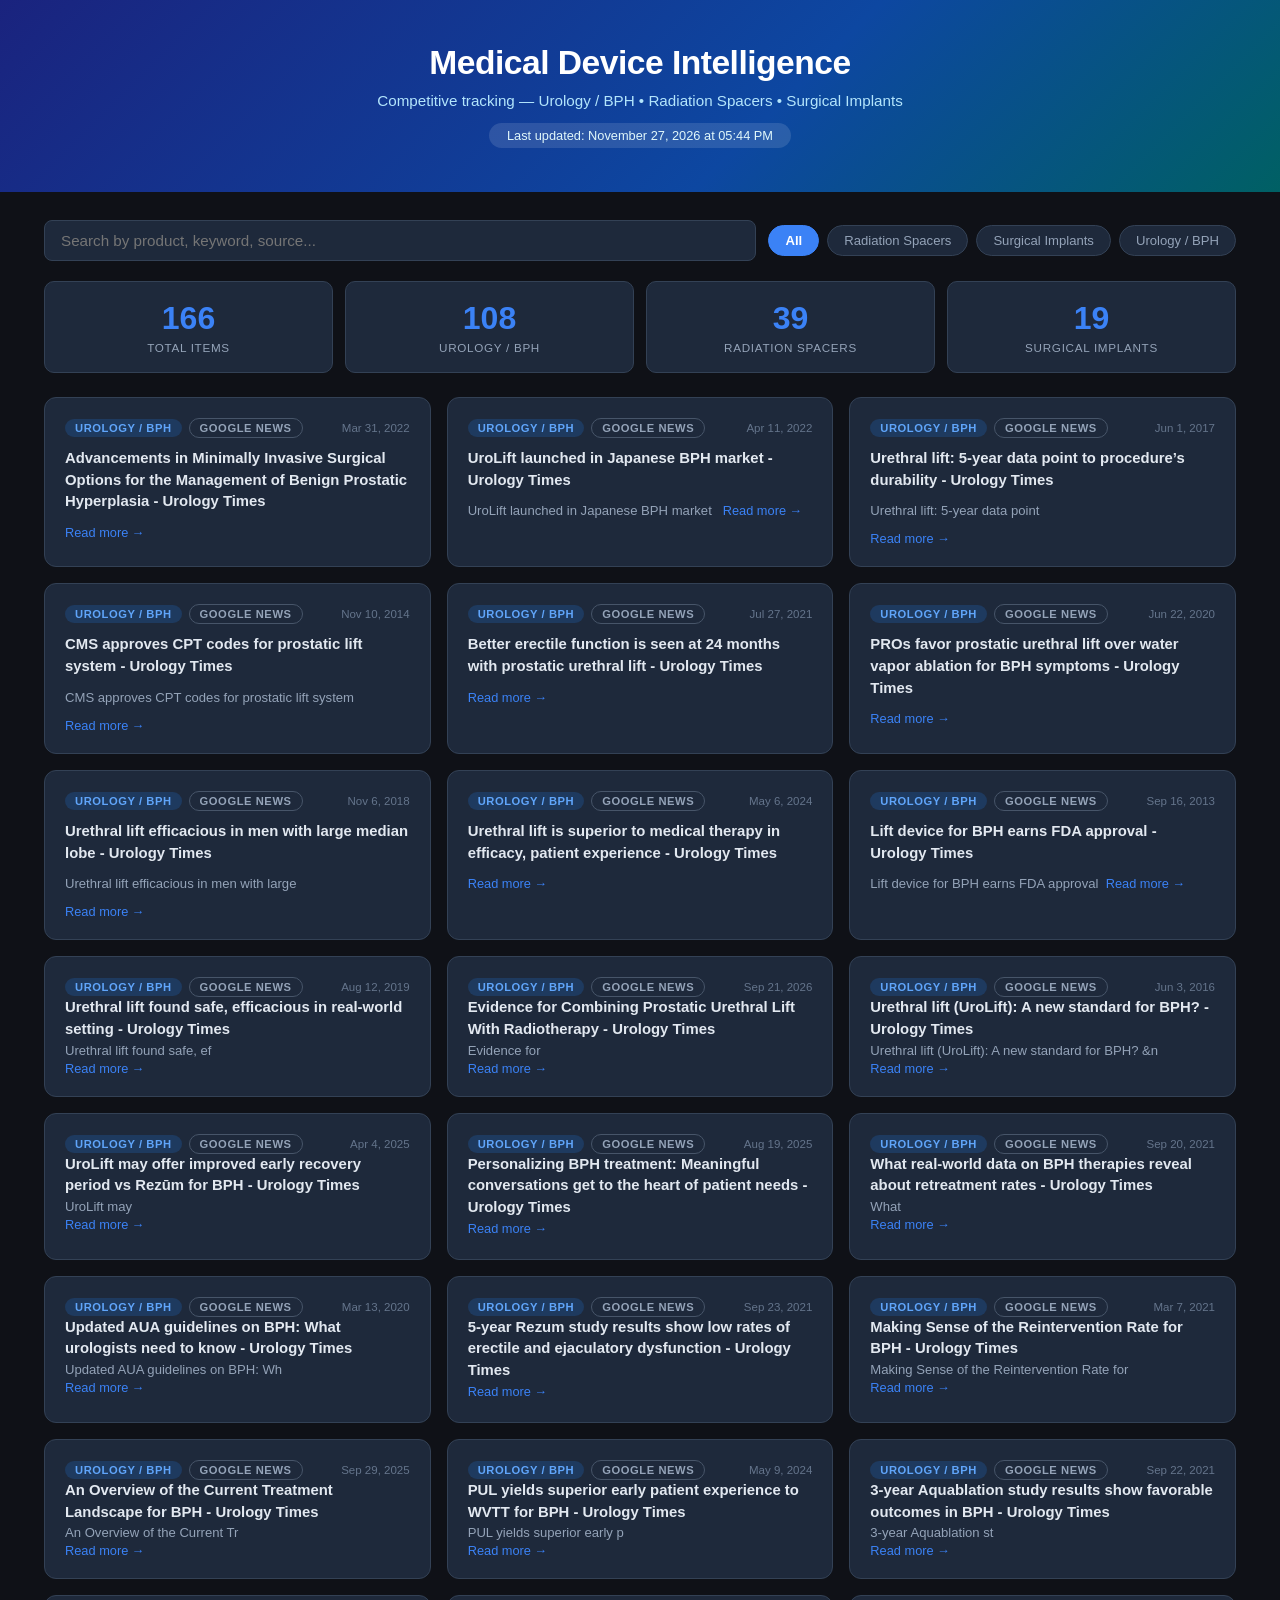
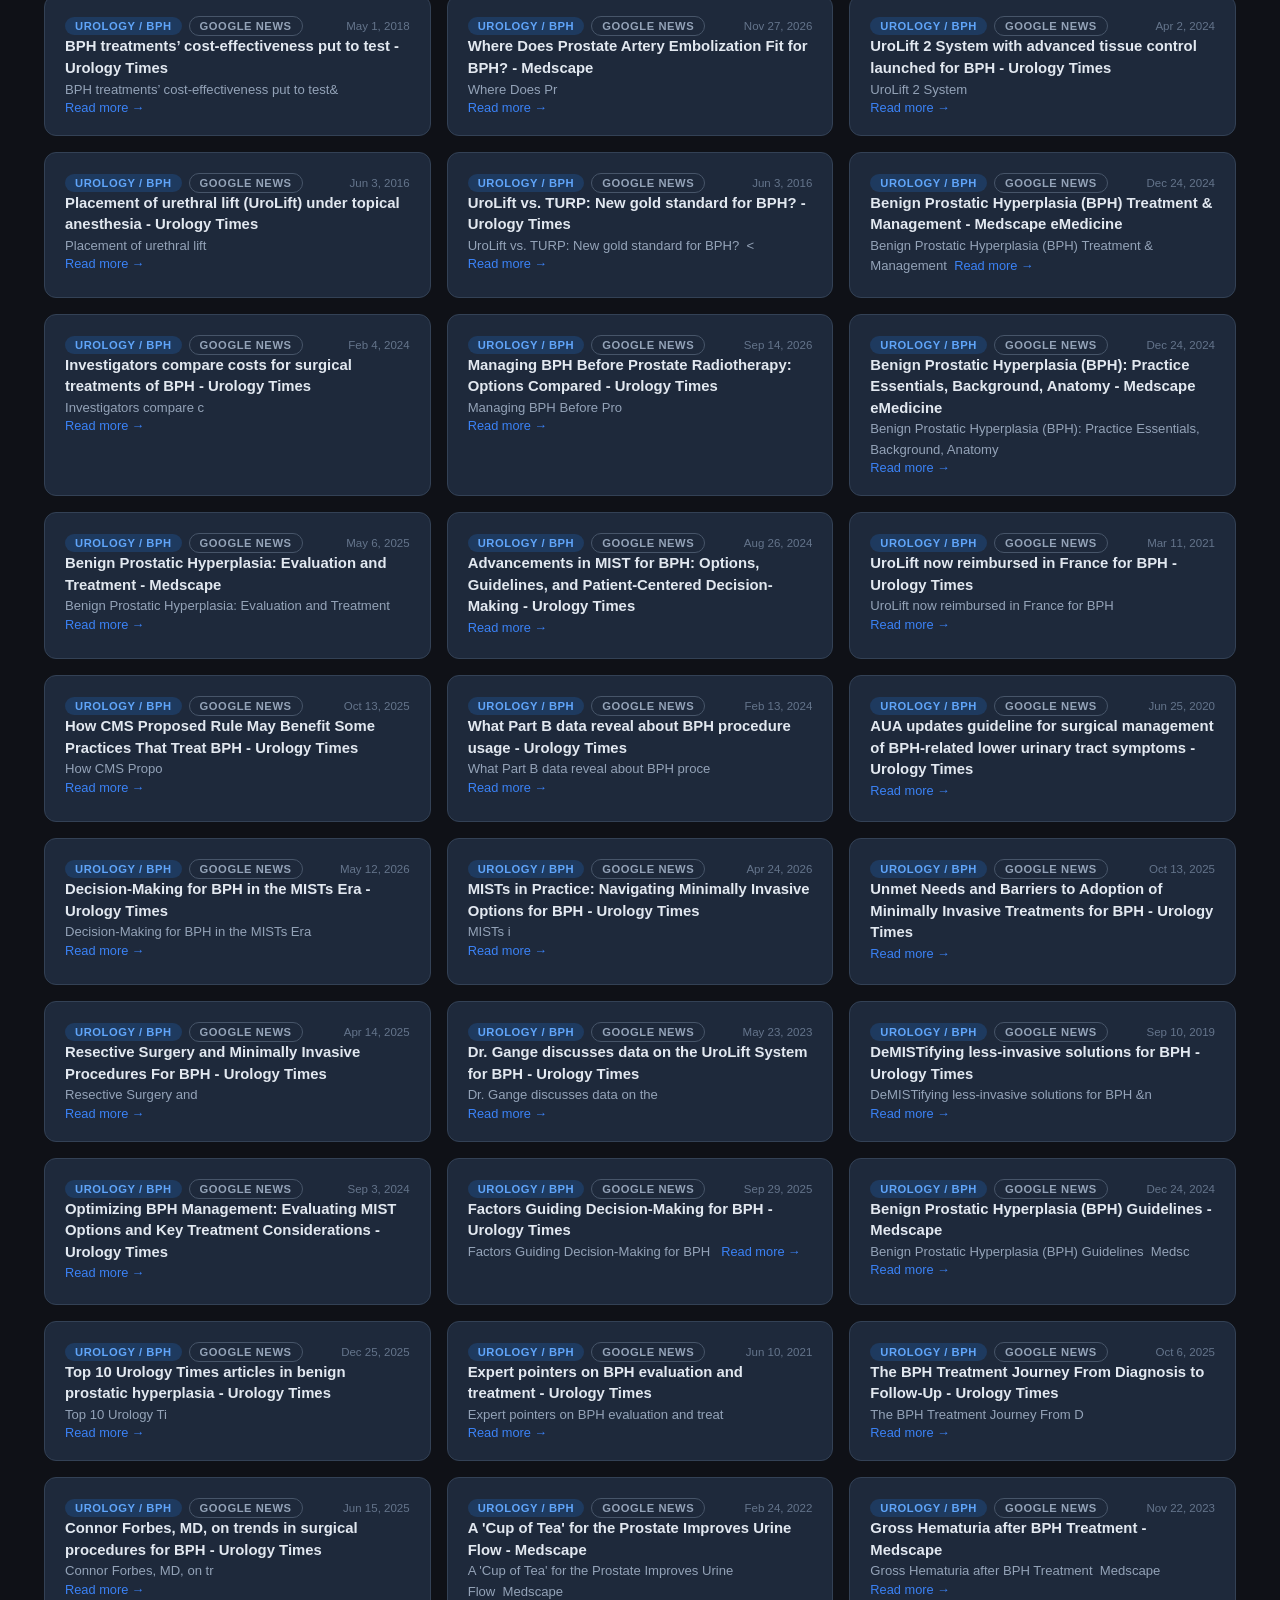
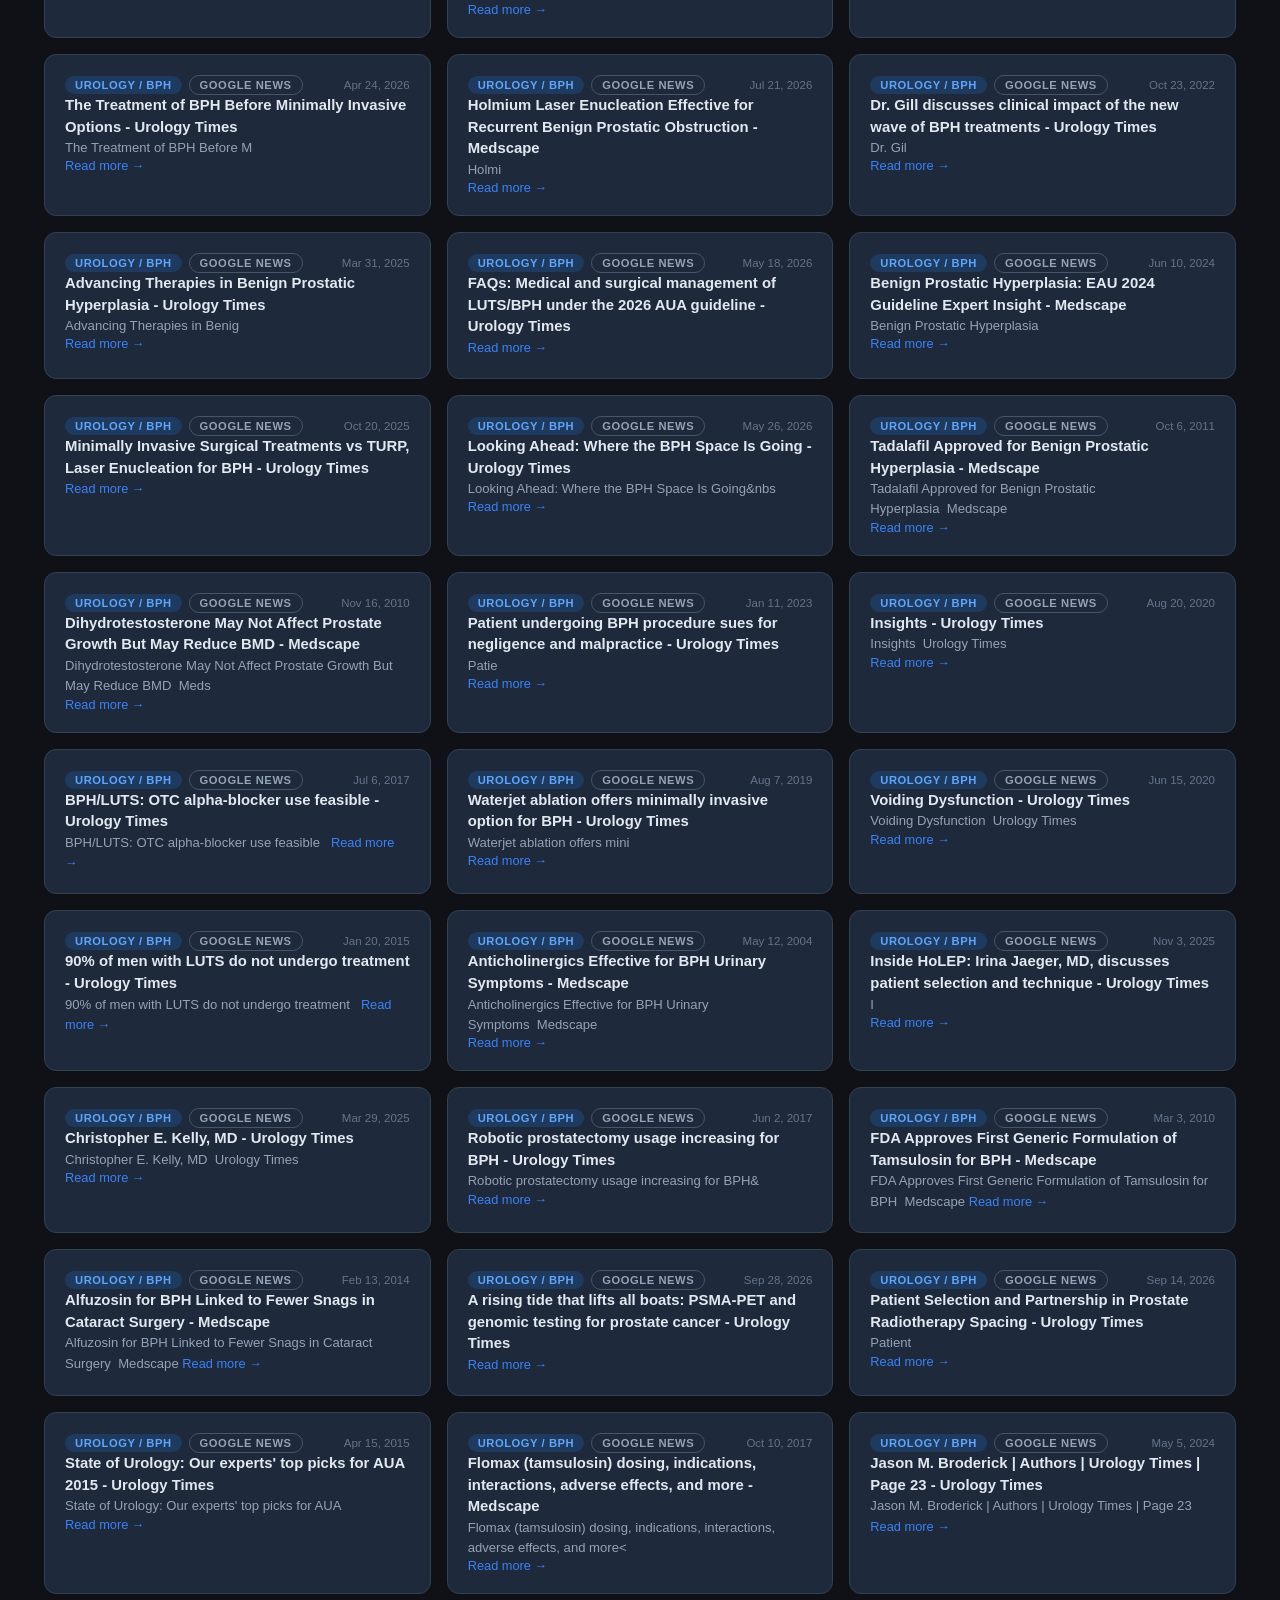
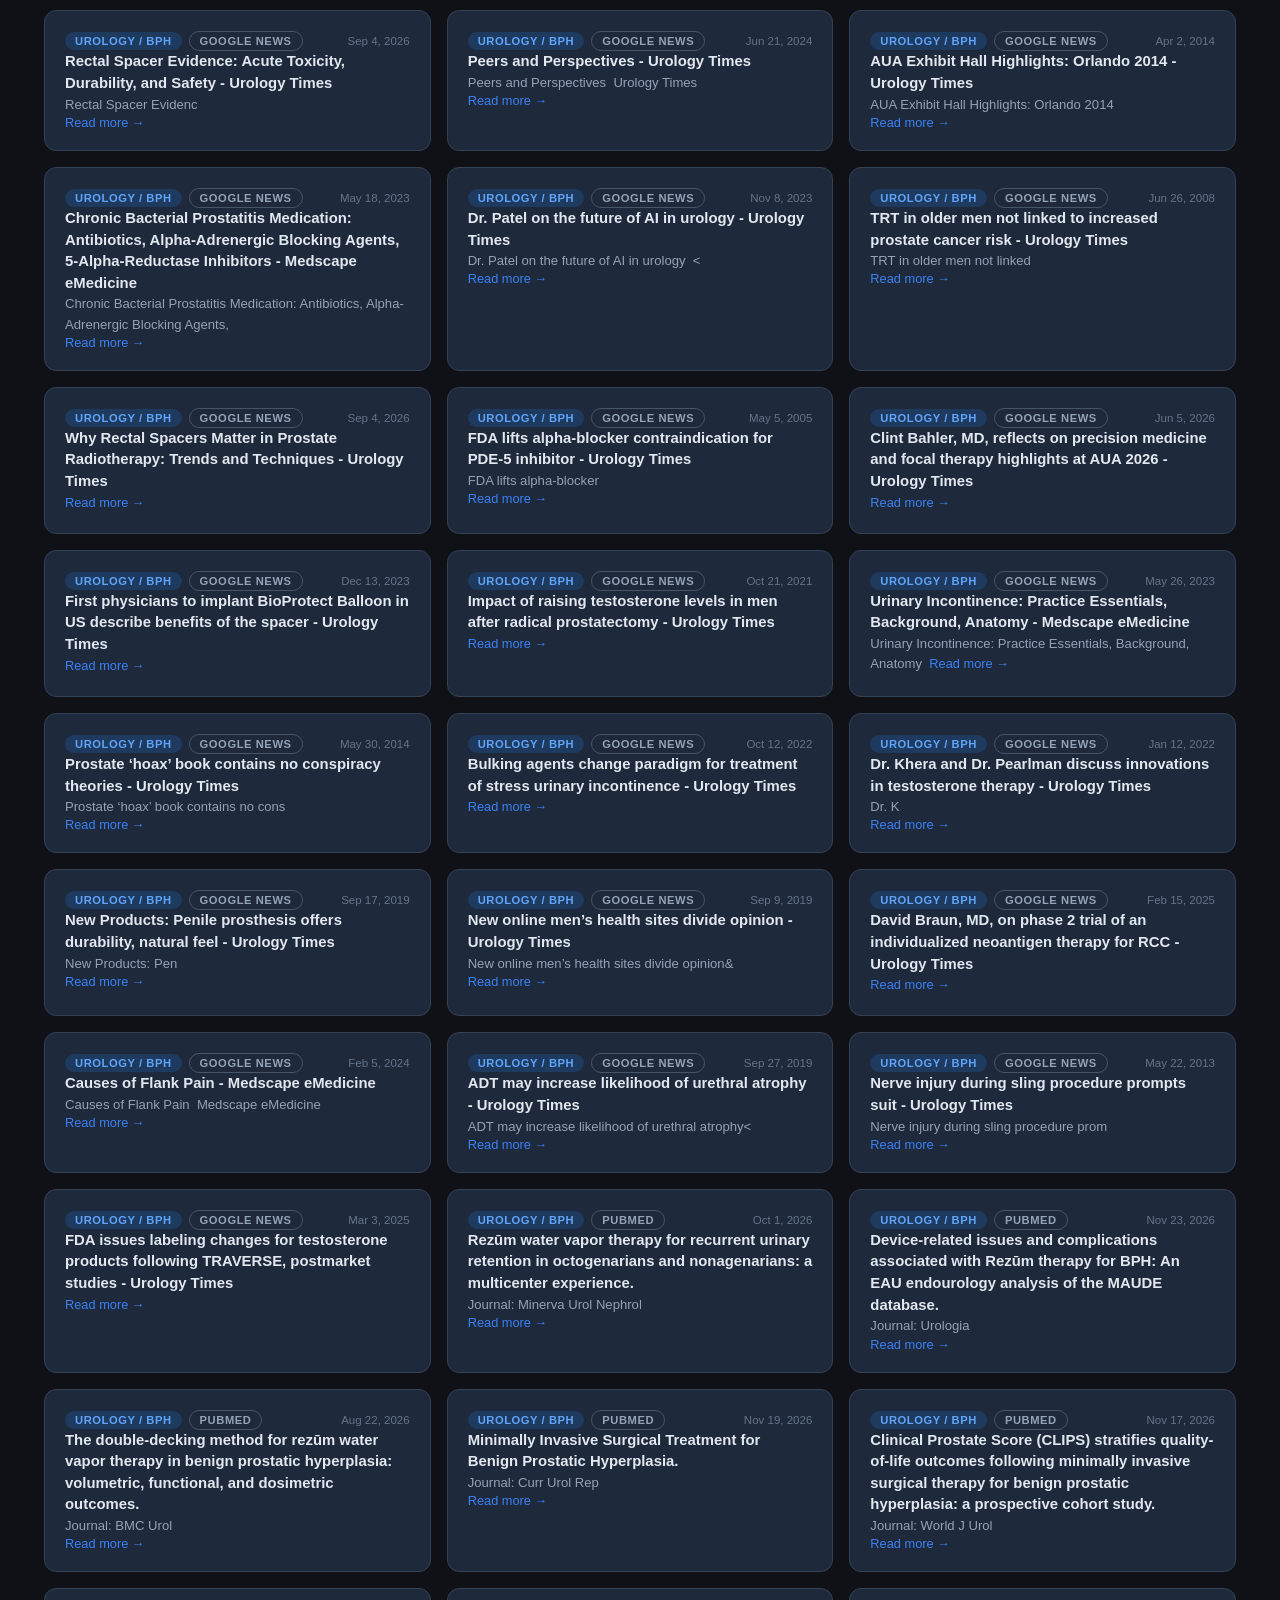
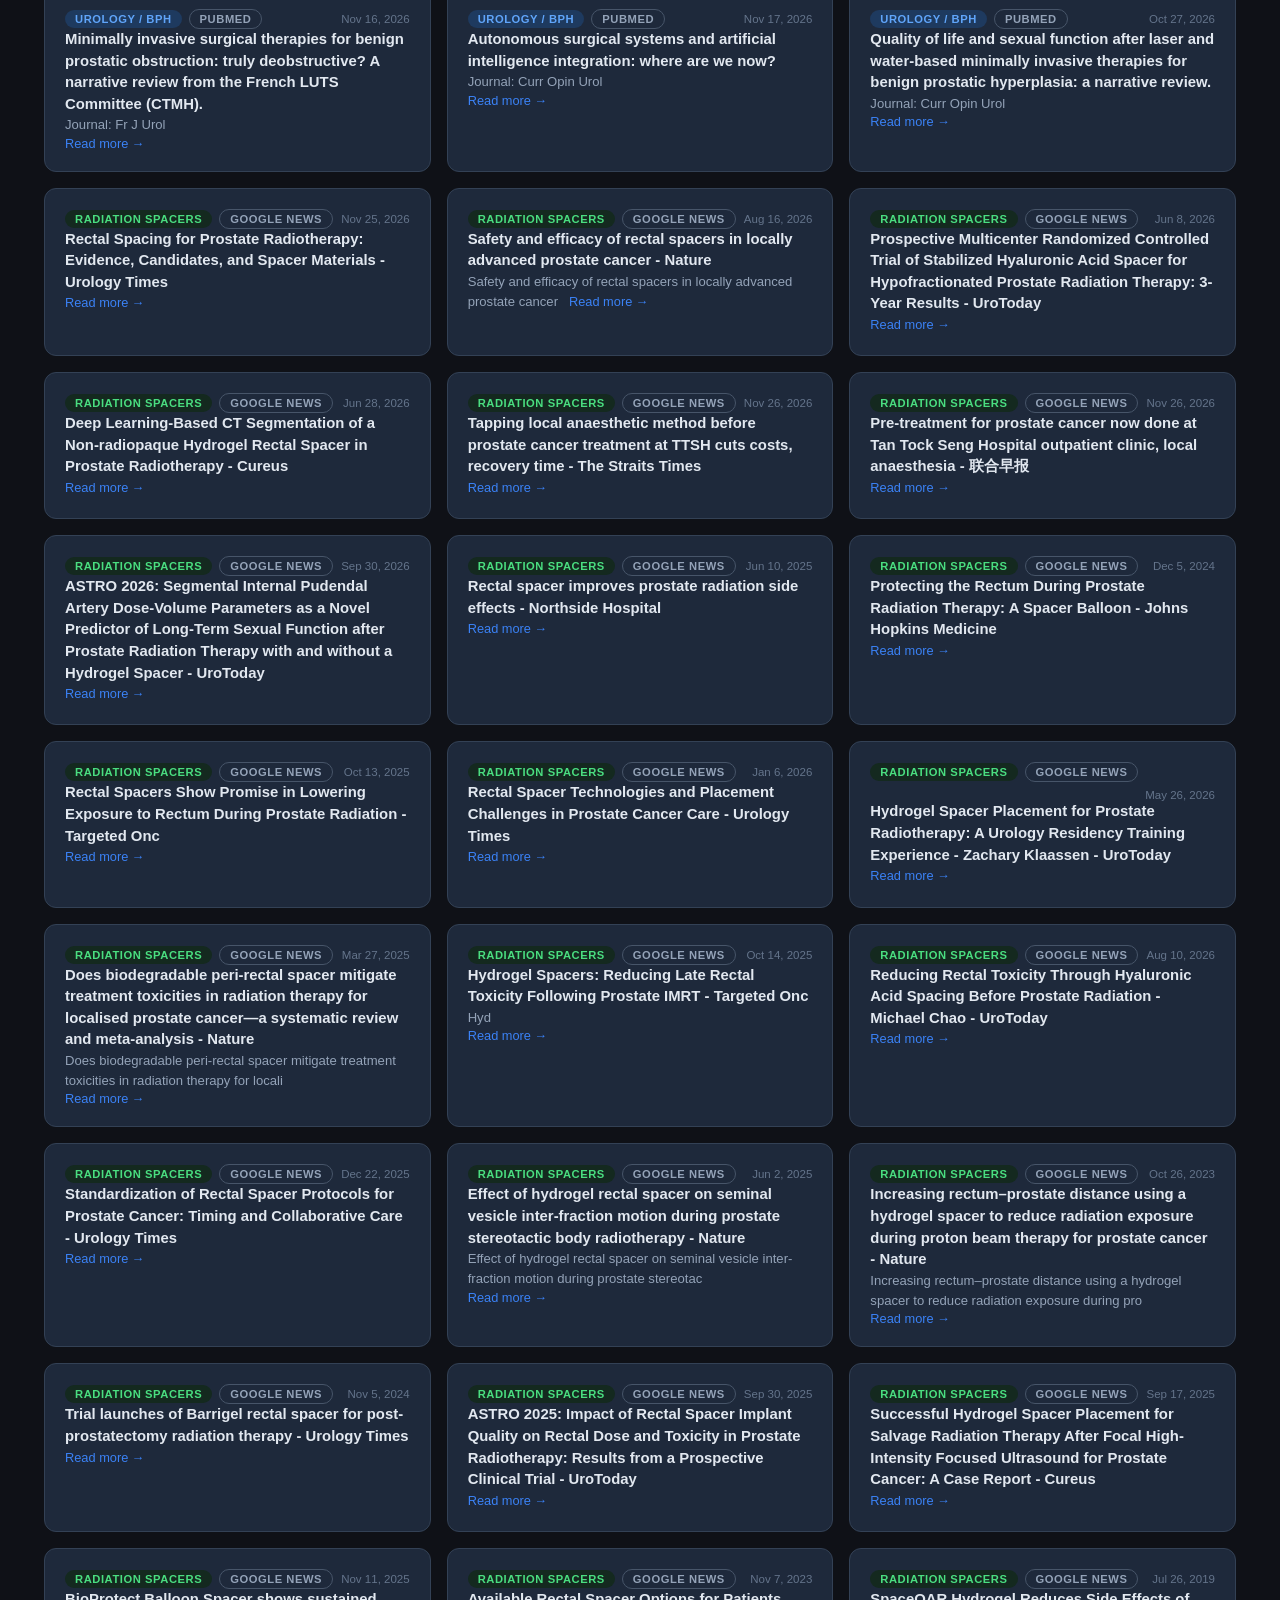
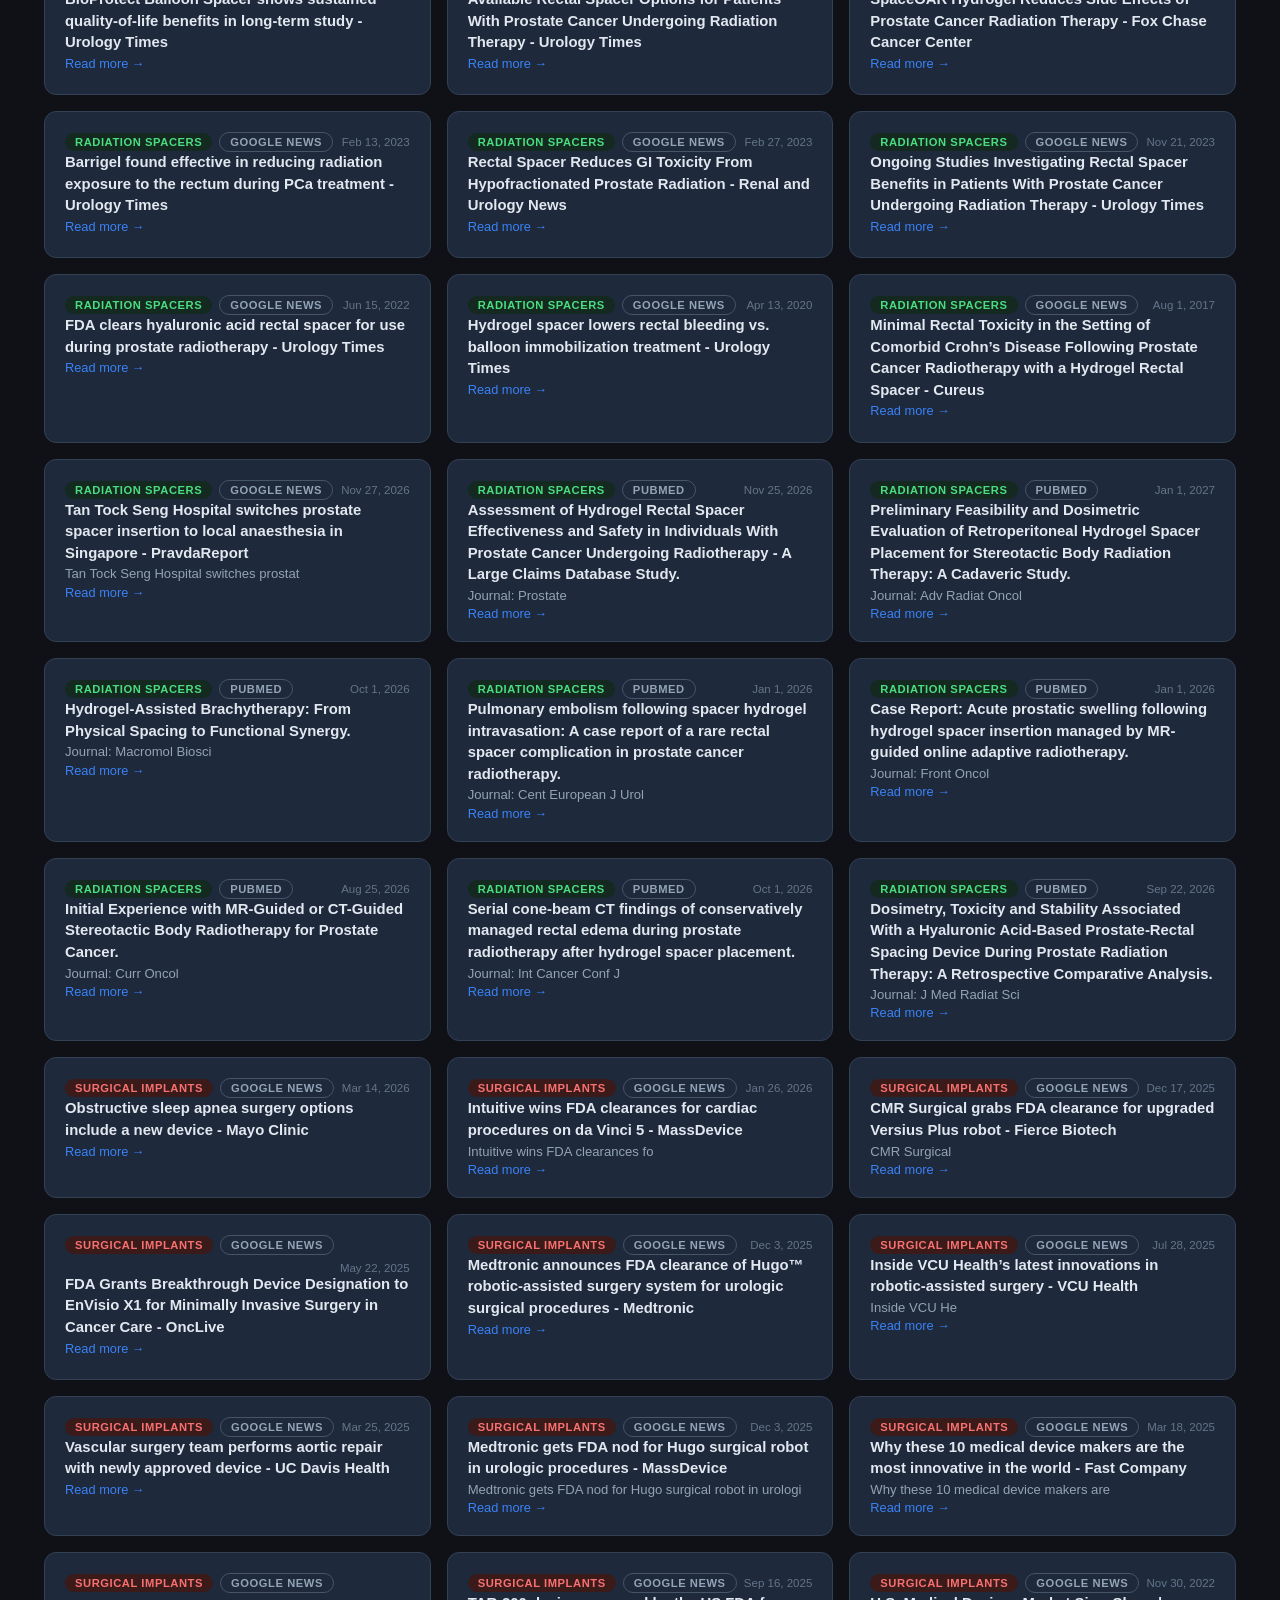
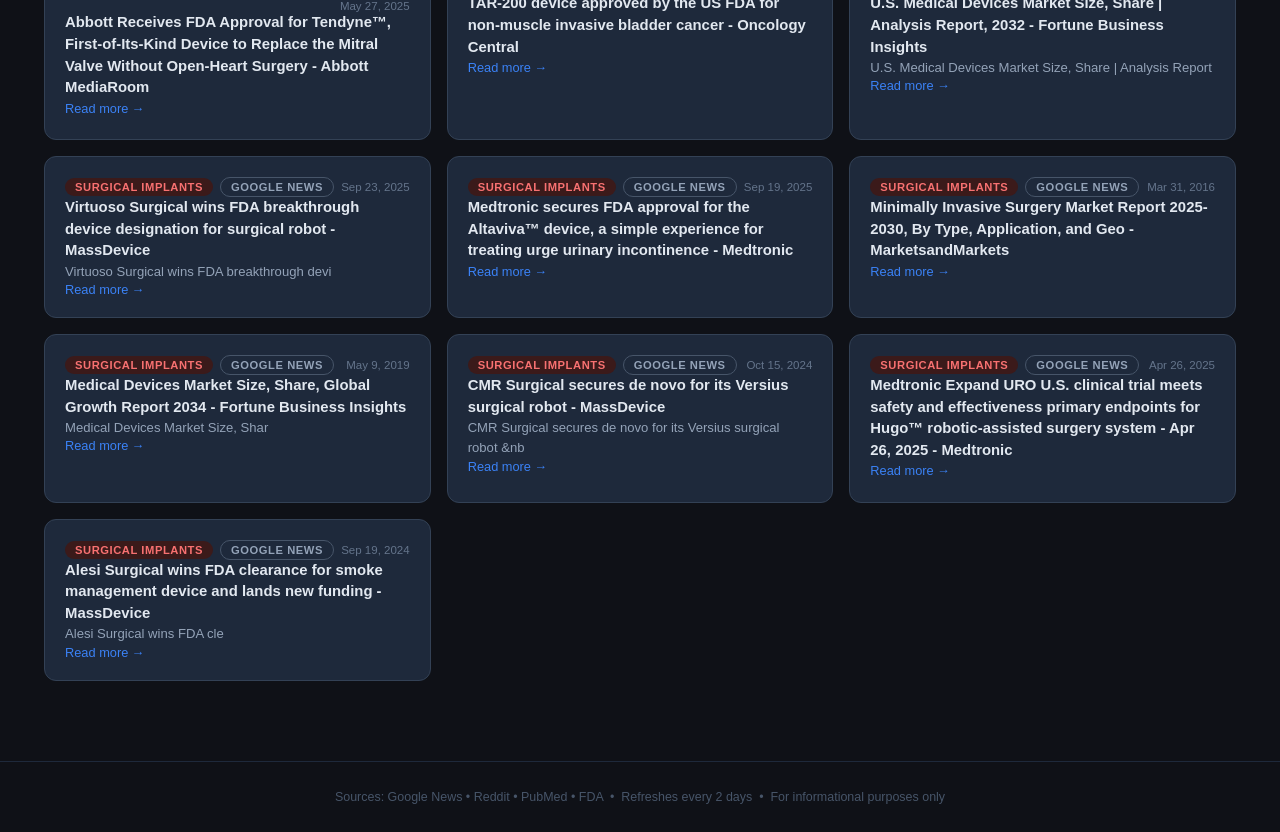
<file: index.html>
<!DOCTYPE html>
<html lang="en">
<head>
<meta charset="UTF-8">
<meta name="viewport" content="width=device-width, initial-scale=1.0">
<title>Medical Device Intelligence Tracker</title>
<style>
  * { box-sizing: border-box; margin: 0; padding: 0; }
  body { font-family: -apple-system, BlinkMacSystemFont, 'Segoe UI', sans-serif; background: #0f1117; color: #e2e8f0; min-height: 100vh; }

  header { background: linear-gradient(135deg, #1a237e 0%, #0d47a1 60%, #006064 100%); padding: 44px 24px; text-align: center; }
  header h1 { font-size: 2.1rem; font-weight: 700; color: #fff; letter-spacing: -0.5px; }
  header p { margin-top: 10px; color: #b3e5fc; font-size: 0.95rem; }
  .updated { margin-top: 14px; display: inline-block; background: rgba(255,255,255,0.12); border-radius: 20px; padding: 5px 18px; font-size: 0.8rem; color: #e0f7fa; }

  .controls { max-width: 1240px; margin: 28px auto 0; padding: 0 24px; display: flex; flex-wrap: wrap; gap: 12px; align-items: center; }
  .search-box { flex: 1; min-width: 200px; }
  .search-box input { width: 100%; padding: 11px 16px; border-radius: 8px; border: 1px solid #334155; background: #1e293b; color: #e2e8f0; font-size: 0.95rem; outline: none; }
  .search-box input:focus { border-color: #3b82f6; }
  .filters { display: flex; flex-wrap: wrap; gap: 8px; }
  .filter-btn { padding: 7px 16px; border-radius: 20px; border: 1px solid #334155; background: #1e293b; color: #94a3b8; cursor: pointer; font-size: 0.82rem; transition: all 0.15s; }
  .filter-btn:hover { border-color: #3b82f6; color: #e2e8f0; }
  .filter-btn.active { background: #3b82f6; border-color: #3b82f6; color: #fff; font-weight: 600; }

  .stats { max-width: 1240px; margin: 20px auto 0; padding: 0 24px; }
  .stat-row { display: grid; grid-template-columns: repeat(auto-fit, minmax(150px, 1fr)); gap: 12px; }
  .stat-card { background: #1e293b; border: 1px solid #334155; border-radius: 10px; padding: 18px; text-align: center; }
  .stat-card .num { font-size: 2rem; font-weight: 700; color: #3b82f6; }
  .stat-card .label { font-size: 0.73rem; color: #94a3b8; margin-top: 4px; text-transform: uppercase; letter-spacing: 0.06em; }

  .grid { max-width: 1240px; margin: 24px auto 0; padding: 0 24px 60px; display: grid; grid-template-columns: repeat(auto-fill, minmax(340px, 1fr)); gap: 16px; }
  .card { background: #1e293b; border: 1px solid #334155; border-radius: 12px; padding: 20px; display: flex; flex-direction: column; gap: 10px; transition: border-color 0.2s, box-shadow 0.2s; }
  .card:hover { border-color: #3b82f6; box-shadow: 0 0 0 1px #3b82f620; }
  .card-meta { display: flex; gap: 7px; flex-wrap: wrap; align-items: center; }
  .badge { padding: 3px 10px; border-radius: 12px; font-size: 0.7rem; font-weight: 600; text-transform: uppercase; letter-spacing: 0.05em; white-space: nowrap; }
  .badge-urology { background: #1e3a5f; color: #60a5fa; }
  .badge-radiation { background: #14291f; color: #4ade80; }
  .badge-surgical { background: #3b1a1a; color: #f87171; }
  .badge-source { background: transparent; border: 1px solid #475569; color: #94a3b8; }
  .card-date { font-size: 0.72rem; color: #64748b; margin-left: auto; white-space: nowrap; }
  .card h3 { font-size: 0.93rem; font-weight: 600; color: #e2e8f0; line-height: 1.45; }
  .card h3 a { color: inherit; text-decoration: none; }
  .card h3 a:hover { color: #60a5fa; }
  .card p { font-size: 0.82rem; color: #94a3b8; line-height: 1.55; flex: 1; }
  .read-link { font-size: 0.8rem; color: #3b82f6; text-decoration: none; font-weight: 500; }
  .read-link:hover { text-decoration: underline; }
  .no-results { grid-column: 1/-1; text-align: center; padding: 80px 20px; color: #64748b; }
  .no-results h3 { font-size: 1.1rem; margin-bottom: 8px; }
  footer { text-align: center; padding: 28px; color: #475569; font-size: 0.78rem; border-top: 1px solid #1e293b; margin-top: 20px; }
</style>
</head>
<body>

<header>
  <h1>Medical Device Intelligence</h1>
  <p>Competitive tracking &mdash; Urology / BPH &bull; Radiation Spacers &bull; Surgical Implants</p>
  <span class="updated">Last updated: November 27, 2026 at 05:44 PM</span>
</header>

<div class="controls">
  <div class="search-box">
    <input type="text" id="searchInput" placeholder="Search by product, keyword, source..." oninput="render()">
  </div>
  <div class="filters" id="filterRow">
    <button class="filter-btn active" onclick="setFilter('all', this)">All</button>
  </div>
</div>

<div class="stats"><div class="stat-row" id="statRow"></div></div>
<div class="grid" id="grid"></div>

<footer>
  Sources: Google News &bull; Reddit &bull; PubMed &bull; FDA &nbsp;&bull;&nbsp; Refreshes every 2 days &nbsp;&bull;&nbsp; For informational purposes only
</footer>

<script>
const DATA = [{"title": "Advancements in Minimally Invasive Surgical Options for the Management of Benign Prostatic Hyperplasia - Urology Times", "url": "https://news.google.com/rss/articles/[base64]?oc=5", "description": "<a href=\"https://news.google.com/rss/articles/[base64]", "date": "Thu, 31 Mar 2022 07:00:00 GMT", "source": "Google News", "category": "Urology / BPH"}, {"title": "UroLift launched in Japanese BPH market - Urology Times", "url": "https://news.google.com/rss/articles/CBMifkFVX3lxTE9jSnZrajlXMnN6QWhFZ09LUzFSWDhmVWplYklNZ0NoblVWRHhZVDJpbGxod3d5R1FHUDRuczVnSkFuWFZrOG16cUNWdnkwNFI5QWZ2bV8tQ284dzh6c0JlZThWYUpEU1VnYVFCNzlfRnllaF9ITnFUbFpuMUZGUQ?oc=5", "description": "<a href=\"https://news.google.com/rss/articles/CBMifkFVX3lxTE9jSnZrajlXMnN6QWhFZ09LUzFSWDhmVWplYklNZ0NoblVWRHhZVDJpbGxod3d5R1FHUDRuczVnSkFuWFZrOG16cUNWdnkwNFI5QWZ2bV8tQ284dzh6c0JlZThWYUpEU1VnYVFCNzlfRnllaF9ITnFUbFpuMUZGUQ?oc=5\" target=\"_blank\">UroLift launched in Japanese BPH market</a>&nbsp;&nbsp;<f", "date": "Mon, 11 Apr 2022 07:00:00 GMT", "source": "Google News", "category": "Urology / BPH"}, {"title": "Urethral lift: 5-year data point to procedure’s durability - Urology Times", "url": "https://news.google.com/rss/articles/CBMikAFBVV95cUxNcHFOVEVwOUI0R2RXU1ZDdWdyWmVQZkpJcG01Ylhjbk5nR1BzRnBKU3o3QkFDYlRHVXl0YUhXSGduVGJzRXJBanN6RjJmbzZWMzQ2STFGQUNqbmFFeTdBSTJrb0tNTmFtU01tRGItbG04VGZlZ3ZMRWN5VjB1M3JJZkx4eS1DMEVzN1NlM1R6QWE?oc=5", "description": "<a href=\"https://news.google.com/rss/articles/CBMikAFBVV95cUxNcHFOVEVwOUI0R2RXU1ZDdWdyWmVQZkpJcG01Ylhjbk5nR1BzRnBKU3o3QkFDYlRHVXl0YUhXSGduVGJzRXJBanN6RjJmbzZWMzQ2STFGQUNqbmFFeTdBSTJrb0tNTmFtU01tRGItbG04VGZlZ3ZMRWN5VjB1M3JJZkx4eS1DMEVzN1NlM1R6QWE?oc=5\" target=\"_blank\">Urethral lift: 5-year data point", "date": "Thu, 01 Jun 2017 07:00:00 GMT", "source": "Google News", "category": "Urology / BPH"}, {"title": "CMS approves CPT codes for prostatic lift system - Urology Times", "url": "https://news.google.com/rss/articles/CBMihAFBVV95cUxNdzdrQ2NJRDlzYkZmazRLQXgxelZTaGd0ajZ1Rjd3WHduTkFHbW4wZEJBc1d6VTIwX0RtYXFXTmxCakI0dXpYbFJxMU9vSWZGRmxrbFVPcnZBRENkc2loYkxPcUloRUw1eU5JVk43Wkp5UFk1d3hGQ3QzUmhHelNQcFZ4Sjk?oc=5", "description": "<a href=\"https://news.google.com/rss/articles/CBMihAFBVV95cUxNdzdrQ2NJRDlzYkZmazRLQXgxelZTaGd0ajZ1Rjd3WHduTkFHbW4wZEJBc1d6VTIwX0RtYXFXTmxCakI0dXpYbFJxMU9vSWZGRmxrbFVPcnZBRENkc2loYkxPcUloRUw1eU5JVk43Wkp5UFk1d3hGQ3QzUmhHelNQcFZ4Sjk?oc=5\" target=\"_blank\">CMS approves CPT codes for prostatic lift system", "date": "Mon, 10 Nov 2014 08:00:00 GMT", "source": "Google News", "category": "Urology / BPH"}, {"title": "Better erectile function is seen at 24 months with prostatic urethral lift - Urology Times", "url": "https://news.google.com/rss/articles/[base64]?oc=5", "description": "<a href=\"https://news.google.com/rss/articles/[base64]?oc=5\" target=\"_bl", "date": "Tue, 27 Jul 2021 07:00:00 GMT", "source": "Google News", "category": "Urology / BPH"}, {"title": "PROs favor prostatic urethral lift over water vapor ablation for BPH symptoms - Urology Times", "url": "https://news.google.com/rss/articles/[base64]?oc=5", "description": "<a href=\"https://news.google.com/rss/articles/[base64]?oc=5\" targe", "date": "Mon, 22 Jun 2020 07:00:00 GMT", "source": "Google News", "category": "Urology / BPH"}, {"title": "Urethral lift efficacious in men with large median lobe - Urology Times", "url": "https://news.google.com/rss/articles/CBMiiAFBVV95cUxQaURBb0VjenBTbzIxNmoxbFF2Y3BmZ3VhMXYyaHJNRzBxR2NZTDlRcVZLTW5zVUdTYzRCYzZlZEZzaVdMX1hZNlRkYzVXUjQ0QkplSC1VSmFIT3owM0hCSjNqejY4RXdISC1zaFhTUWpuMHotMzVGVkRBYXNybDRFSWRnWEZWWHZp?oc=5", "description": "<a href=\"https://news.google.com/rss/articles/CBMiiAFBVV95cUxQaURBb0VjenBTbzIxNmoxbFF2Y3BmZ3VhMXYyaHJNRzBxR2NZTDlRcVZLTW5zVUdTYzRCYzZlZEZzaVdMX1hZNlRkYzVXUjQ0QkplSC1VSmFIT3owM0hCSjNqejY4RXdISC1zaFhTUWpuMHotMzVGVkRBYXNybDRFSWRnWEZWWHZp?oc=5\" target=\"_blank\">Urethral lift efficacious in men with large", "date": "Tue, 06 Nov 2018 08:00:00 GMT", "source": "Google News", "category": "Urology / BPH"}, {"title": "Urethral lift is superior to medical therapy in efficacy, patient experience - Urology Times", "url": "https://news.google.com/rss/articles/[base64]?oc=5", "description": "<a href=\"https://news.google.com/rss/articles/[base64]?oc=5\" target=\"", "date": "Mon, 06 May 2024 07:00:00 GMT", "source": "Google News", "category": "Urology / BPH"}, {"title": "Lift device for BPH earns FDA approval - Urology Times", "url": "https://news.google.com/rss/articles/CBMid0FVX3lxTE1LTWpwYjE4UzhFdGdKNGwzaktkdmZ3MnI5cjhDS0ZMX0tjMnlJTFFNTFFKNkFlR0VnMUFsRjR1Vk0yVE9aRlJST2NFODdTZkRDa3FoRlhPaDAwMHVkanJKcWpEUzFfNXpRR0p3NUtTRWdGbGJ1Tk5R?oc=5", "description": "<a href=\"https://news.google.com/rss/articles/CBMid0FVX3lxTE1LTWpwYjE4UzhFdGdKNGwzaktkdmZ3MnI5cjhDS0ZMX0tjMnlJTFFNTFFKNkFlR0VnMUFsRjR1Vk0yVE9aRlJST2NFODdTZkRDa3FoRlhPaDAwMHVkanJKcWpEUzFfNXpRR0p3NUtTRWdGbGJ1Tk5R?oc=5\" target=\"_blank\">Lift device for BPH earns FDA approval</a>&nbsp;&nbsp;<font color=\"", "date": "Mon, 16 Sep 2013 07:00:00 GMT", "source": "Google News", "category": "Urology / BPH"}, {"title": "Urethral lift found safe, efficacious in real-world setting - Urology Times", "url": "https://news.google.com/rss/articles/[base64]?oc=5", "description": "<a href=\"https://news.google.com/rss/articles/[base64]?oc=5\" target=\"_blank\">Urethral lift found safe, ef", "date": "Mon, 12 Aug 2019 07:00:00 GMT", "source": "Google News", "category": "Urology / BPH"}, {"title": "Evidence for Combining Prostatic Urethral Lift With Radiotherapy - Urology Times", "url": "https://news.google.com/rss/articles/[base64]?oc=5", "description": "<a href=\"https://news.google.com/rss/articles/[base64]?oc=5\" target=\"_blank\">Evidence for", "date": "Mon, 21 Sep 2026 07:00:00 GMT", "source": "Google News", "category": "Urology / BPH"}, {"title": "Urethral lift (UroLift): A new standard for BPH? - Urology Times", "url": "https://news.google.com/rss/articles/CBMifEFVX3lxTE03QS12T3FqMl9pR3Z1MHNMeU44dWg0blJGaVkxRkNheGM2Vjh2SW5EWmhMd2pjVWhyaUdoeTlPWlh4RnNlQmU5b3FOcFVHdFRhTzUwbWxsLXluWmlfY3NtdldMb296cVJfYVZZc3UyN094SzZFT19wakwzMW4?oc=5", "description": "<a href=\"https://news.google.com/rss/articles/CBMifEFVX3lxTE03QS12T3FqMl9pR3Z1MHNMeU44dWg0blJGaVkxRkNheGM2Vjh2SW5EWmhMd2pjVWhyaUdoeTlPWlh4RnNlQmU5b3FOcFVHdFRhTzUwbWxsLXluWmlfY3NtdldMb296cVJfYVZZc3UyN094SzZFT19wakwzMW4?oc=5\" target=\"_blank\">Urethral lift (UroLift): A new standard for BPH?</a>&nbsp;&n", "date": "Fri, 03 Jun 2016 07:00:00 GMT", "source": "Google News", "category": "Urology / BPH"}, {"title": "UroLift may offer improved early recovery period vs Rezūm for BPH - Urology Times", "url": "https://news.google.com/rss/articles/[base64]?oc=5", "description": "<a href=\"https://news.google.com/rss/articles/[base64]?oc=5\" target=\"_blank\">UroLift may", "date": "Fri, 04 Apr 2025 07:00:00 GMT", "source": "Google News", "category": "Urology / BPH"}, {"title": "Personalizing BPH treatment: Meaningful conversations get to the heart of patient needs - Urology Times", "url": "https://news.google.com/rss/articles/[base64]?oc=5", "description": "<a href=\"https://news.google.com/rss/articles/[base64]", "date": "Tue, 19 Aug 2025 07:00:00 GMT", "source": "Google News", "category": "Urology / BPH"}, {"title": "What real-world data on BPH therapies reveal about retreatment rates - Urology Times", "url": "https://news.google.com/rss/articles/[base64]?oc=5", "description": "<a href=\"https://news.google.com/rss/articles/[base64]?oc=5\" target=\"_blank\">What ", "date": "Mon, 20 Sep 2021 07:00:00 GMT", "source": "Google News", "category": "Urology / BPH"}, {"title": "Updated AUA guidelines on BPH: What urologists need to know - Urology Times", "url": "https://news.google.com/rss/articles/CBMijwFBVV95cUxPTnVTMnJ1MncxQnd4SmNtLVMzeHd0N3JoQVRvM3hqb2o2MDd4NUVmczFBVlRRcXpwYmpOc2VWTjNLSS1aSDhxdmF5cEVVbDBLaUJacGVHTFZ3MGQ1Y0JQWVFTWVpwODZnaFBnTTM4dmFRNjFVOUVqdGJSTXZTeE1HZnJCZzMwSlpGSUNMRmgwSQ?oc=5", "description": "<a href=\"https://news.google.com/rss/articles/CBMijwFBVV95cUxPTnVTMnJ1MncxQnd4SmNtLVMzeHd0N3JoQVRvM3hqb2o2MDd4NUVmczFBVlRRcXpwYmpOc2VWTjNLSS1aSDhxdmF5cEVVbDBLaUJacGVHTFZ3MGQ1Y0JQWVFTWVpwODZnaFBnTTM4dmFRNjFVOUVqdGJSTXZTeE1HZnJCZzMwSlpGSUNMRmgwSQ?oc=5\" target=\"_blank\">Updated AUA guidelines on BPH: Wh", "date": "Fri, 13 Mar 2020 07:00:00 GMT", "source": "Google News", "category": "Urology / BPH"}, {"title": "5-year Rezum study results show low rates of erectile and ejaculatory dysfunction - Urology Times", "url": "https://news.google.com/rss/articles/[base64]?oc=5", "description": "<a href=\"https://news.google.com/rss/articles/[base64]?oc=", "date": "Thu, 23 Sep 2021 07:00:00 GMT", "source": "Google News", "category": "Urology / BPH"}, {"title": "Making Sense of the Reintervention Rate for BPH - Urology Times", "url": "https://news.google.com/rss/articles/CBMiiAFBVV95cUxQRFAzQXY3OGFOblZ2dXJ0SlVwSWJiNC1MNjFUdzZ4R3k3RmFBenlaQnpIek9aaTVWY3JMNzFUZW1mRkN5amh1dTZNdjZnLVd0ejI3Z0FORmJQTGk3YTNqTEJBaFZSQ25taEtOZTZtTXRra1NEbXVpSWFGaFVmMzdiTGY3cGFuNEtW?oc=5", "description": "<a href=\"https://news.google.com/rss/articles/CBMiiAFBVV95cUxQRFAzQXY3OGFOblZ2dXJ0SlVwSWJiNC1MNjFUdzZ4R3k3RmFBenlaQnpIek9aaTVWY3JMNzFUZW1mRkN5amh1dTZNdjZnLVd0ejI3Z0FORmJQTGk3YTNqTEJBaFZSQ25taEtOZTZtTXRra1NEbXVpSWFGaFVmMzdiTGY3cGFuNEtW?oc=5\" target=\"_blank\">Making Sense of the Reintervention Rate for", "date": "Sun, 07 Mar 2021 08:00:00 GMT", "source": "Google News", "category": "Urology / BPH"}, {"title": "An Overview of the Current Treatment Landscape for BPH - Urology Times", "url": "https://news.google.com/rss/articles/[base64]?oc=5", "description": "<a href=\"https://news.google.com/rss/articles/[base64]?oc=5\" target=\"_blank\">An Overview of the Current Tr", "date": "Mon, 29 Sep 2025 07:00:00 GMT", "source": "Google News", "category": "Urology / BPH"}, {"title": "PUL yields superior early patient experience to WVTT for BPH - Urology Times", "url": "https://news.google.com/rss/articles/[base64]?oc=5", "description": "<a href=\"https://news.google.com/rss/articles/[base64]?oc=5\" target=\"_blank\">PUL yields superior early p", "date": "Thu, 09 May 2024 07:00:00 GMT", "source": "Google News", "category": "Urology / BPH"}, {"title": "3-year Aquablation study results show favorable outcomes in BPH - Urology Times", "url": "https://news.google.com/rss/articles/[base64]?oc=5", "description": "<a href=\"https://news.google.com/rss/articles/[base64]?oc=5\" target=\"_blank\">3-year Aquablation st", "date": "Wed, 22 Sep 2021 07:00:00 GMT", "source": "Google News", "category": "Urology / BPH"}, {"title": "BPH treatments’ cost-effectiveness put to test - Urology Times", "url": "https://news.google.com/rss/articles/CBMiggFBVV95cUxNTUc3ZmdjalhxbThtcWNIeHNFM0lacWhMcFB4OTRteDFRSHFpZTNjcHRfZm00a2RSVzkzcWpiTGZfWHBVakQxVHBtV2M5Y1M0REQ5WEU0UmZ4Vkl1OVQxTWZHZ3RpM2MyMmdjVVFtX1BtaHpiTXdLd095andkblZjTmpR?oc=5", "description": "<a href=\"https://news.google.com/rss/articles/CBMiggFBVV95cUxNTUc3ZmdjalhxbThtcWNIeHNFM0lacWhMcFB4OTRteDFRSHFpZTNjcHRfZm00a2RSVzkzcWpiTGZfWHBVakQxVHBtV2M5Y1M0REQ5WEU0UmZ4Vkl1OVQxTWZHZ3RpM2MyMmdjVVFtX1BtaHpiTXdLd095andkblZjTmpR?oc=5\" target=\"_blank\">BPH treatments’ cost-effectiveness put to test</a>&", "date": "Tue, 01 May 2018 07:00:00 GMT", "source": "Google News", "category": "Urology / BPH"}, {"title": "Where Does Prostate Artery Embolization Fit for BPH? - Medscape", "url": "https://news.google.com/rss/articles/[base64]?oc=5", "description": "<a href=\"https://news.google.com/rss/articles/[base64]?oc=5\" target=\"_blank\">Where Does Pr", "date": "Fri, 27 Nov 2026 09:32:53 GMT", "source": "Google News", "category": "Urology / BPH"}, {"title": "UroLift 2 System with advanced tissue control launched for BPH - Urology Times", "url": "https://news.google.com/rss/articles/[base64]?oc=5", "description": "<a href=\"https://news.google.com/rss/articles/[base64]?oc=5\" target=\"_blank\">UroLift 2 System", "date": "Tue, 02 Apr 2024 07:00:00 GMT", "source": "Google News", "category": "Urology / BPH"}, {"title": "Placement of urethral lift (UroLift) under topical anesthesia - Urology Times", "url": "https://news.google.com/rss/articles/[base64]?oc=5", "description": "<a href=\"https://news.google.com/rss/articles/[base64]?oc=5\" target=\"_blank\">Placement of urethral lift ", "date": "Fri, 03 Jun 2016 07:00:00 GMT", "source": "Google News", "category": "Urology / BPH"}, {"title": "UroLift vs. TURP: New gold standard for BPH? - Urology Times", "url": "https://news.google.com/rss/articles/CBMie0FVX3lxTE5rUHd5RG91bElzU3pkNWVpYjZxd0lIWElHTl9UaHJrbWJJNDhWSjR1elR5X1dsb2VDUXFRQ05TdzJFSzZnTG9VckREa3Zjdmh1TmJ1MFFhZzN3bmdwRWpoUGYxeGk4VVU2Z3ZyZjVHY2pQQmlPSXA5bmY3WQ?oc=5", "description": "<a href=\"https://news.google.com/rss/articles/CBMie0FVX3lxTE5rUHd5RG91bElzU3pkNWVpYjZxd0lIWElHTl9UaHJrbWJJNDhWSjR1elR5X1dsb2VDUXFRQ05TdzJFSzZnTG9VckREa3Zjdmh1TmJ1MFFhZzN3bmdwRWpoUGYxeGk4VVU2Z3ZyZjVHY2pQQmlPSXA5bmY3WQ?oc=5\" target=\"_blank\">UroLift vs. TURP: New gold standard for BPH?</a>&nbsp;&nbsp;<", "date": "Fri, 03 Jun 2016 07:00:00 GMT", "source": "Google News", "category": "Urology / BPH"}, {"title": "Benign Prostatic Hyperplasia (BPH) Treatment & Management - Medscape eMedicine", "url": "https://news.google.com/rss/articles/CBMiZkFVX3lxTE5VZFItVENCelZXQmx4WXhOdHQ4SnpTNlIxcXFpWkdoLVhVakkzYnpCWnhPazcyV2Y5aVVlTWNCby1QaUVrMjRQMnNxaWs3d3g5ZWpUMUtLSHVWc0JJSzd1U3JyOVo5Zw?oc=5", "description": "<a href=\"https://news.google.com/rss/articles/CBMiZkFVX3lxTE5VZFItVENCelZXQmx4WXhOdHQ4SnpTNlIxcXFpWkdoLVhVakkzYnpCWnhPazcyV2Y5aVVlTWNCby1QaUVrMjRQMnNxaWs3d3g5ZWpUMUtLSHVWc0JJSzd1U3JyOVo5Zw?oc=5\" target=\"_blank\">Benign Prostatic Hyperplasia (BPH) Treatment & Management</a>&nbsp;&nbsp;<font color=\"#6f", "date": "Tue, 24 Dec 2024 08:00:00 GMT", "source": "Google News", "category": "Urology / BPH"}, {"title": "Investigators compare costs for surgical treatments of BPH - Urology Times", "url": "https://news.google.com/rss/articles/[base64]?oc=5", "description": "<a href=\"https://news.google.com/rss/articles/[base64]?oc=5\" target=\"_blank\">Investigators compare c", "date": "Sun, 04 Feb 2024 08:00:00 GMT", "source": "Google News", "category": "Urology / BPH"}, {"title": "Managing BPH Before Prostate Radiotherapy: Options Compared - Urology Times", "url": "https://news.google.com/rss/articles/[base64]?oc=5", "description": "<a href=\"https://news.google.com/rss/articles/[base64]?oc=5\" target=\"_blank\">Managing BPH Before Pro", "date": "Mon, 14 Sep 2026 07:00:00 GMT", "source": "Google News", "category": "Urology / BPH"}, {"title": "Benign Prostatic Hyperplasia (BPH): Practice Essentials, Background, Anatomy - Medscape eMedicine", "url": "https://news.google.com/rss/articles/CBMiZEFVX3lxTE1rWmM2UFVaTTh5VnVuVFZxemd2QnF6end4SjJSa0lCWFAyU0dpeVNtZjl2ZHZZY2poV2hzbW4xZV9ObXp0OXNBYUcya0MtMzlTdzhfUDVTRGk0cGw5TmpLNnVsTlg?oc=5", "description": "<a href=\"https://news.google.com/rss/articles/CBMiZEFVX3lxTE1rWmM2UFVaTTh5VnVuVFZxemd2QnF6end4SjJSa0lCWFAyU0dpeVNtZjl2ZHZZY2poV2hzbW4xZV9ObXp0OXNBYUcya0MtMzlTdzhfUDVTRGk0cGw5TmpLNnVsTlg?oc=5\" target=\"_blank\">Benign Prostatic Hyperplasia (BPH): Practice Essentials, Background, Anatomy</a>&nbsp;&nbsp;", "date": "Tue, 24 Dec 2024 08:00:00 GMT", "source": "Google News", "category": "Urology / BPH"}, {"title": "Benign Prostatic Hyperplasia: Evaluation and Treatment - Medscape", "url": "https://news.google.com/rss/articles/CBMiekFVX3lxTE1tZ3lsN3FpOEJEM0tIYng1MEtRYUlrb1ZNQktab0FzUWI0T3ZaeHdWbWdmZktSeUNaV1BZenh4cnpYM3lzaXRObmZFYnpBOGxQQmpJOUFodW11VGNGNzBEcE53N2NDd1RpWnJQUnNzRFZER1k0bWxPZ293?oc=5", "description": "<a href=\"https://news.google.com/rss/articles/CBMiekFVX3lxTE1tZ3lsN3FpOEJEM0tIYng1MEtRYUlrb1ZNQktab0FzUWI0T3ZaeHdWbWdmZktSeUNaV1BZenh4cnpYM3lzaXRObmZFYnpBOGxQQmpJOUFodW11VGNGNzBEcE53N2NDd1RpWnJQUnNzRFZER1k0bWxPZ293?oc=5\" target=\"_blank\">Benign Prostatic Hyperplasia: Evaluation and Treatment</a>&nbsp", "date": "Tue, 06 May 2025 07:00:00 GMT", "source": "Google News", "category": "Urology / BPH"}, {"title": "Advancements in MIST for BPH: Options, Guidelines, and Patient-Centered Decision-Making - Urology Times", "url": "https://news.google.com/rss/articles/[base64]?oc=5", "description": "<a href=\"https://news.google.com/rss/articles/[base64]", "date": "Mon, 26 Aug 2024 07:00:00 GMT", "source": "Google News", "category": "Urology / BPH"}, {"title": "UroLift now reimbursed in France for BPH - Urology Times", "url": "https://news.google.com/rss/articles/CBMif0FVX3lxTE41bTBkM21YUlkxTHQ2MGFPYkZRcVNjUjhITGh1S1JEX3lFVndoVlhneklwS0dCXzVtNzIwQUFfRVNJVkxjZjhLNVptekxyU1FaUXVFcmNBX09Bd3JUYXJlWTgwcTNrLW9odWdoN1F6VnJ6YThHaFlEOE94SG1YTTA?oc=5", "description": "<a href=\"https://news.google.com/rss/articles/CBMif0FVX3lxTE41bTBkM21YUlkxTHQ2MGFPYkZRcVNjUjhITGh1S1JEX3lFVndoVlhneklwS0dCXzVtNzIwQUFfRVNJVkxjZjhLNVptekxyU1FaUXVFcmNBX09Bd3JUYXJlWTgwcTNrLW9odWdoN1F6VnJ6YThHaFlEOE94SG1YTTA?oc=5\" target=\"_blank\">UroLift now reimbursed in France for BPH</a>&nbsp;&nbsp;", "date": "Thu, 11 Mar 2021 08:00:00 GMT", "source": "Google News", "category": "Urology / BPH"}, {"title": "How CMS Proposed Rule May Benefit Some Practices That Treat BPH - Urology Times", "url": "https://news.google.com/rss/articles/[base64]?oc=5", "description": "<a href=\"https://news.google.com/rss/articles/[base64]?oc=5\" target=\"_blank\">How CMS Propo", "date": "Mon, 13 Oct 2025 07:00:00 GMT", "source": "Google News", "category": "Urology / BPH"}, {"title": "What Part B data reveal about BPH procedure usage - Urology Times", "url": "https://news.google.com/rss/articles/CBMiiwFBVV95cUxQYlJFZEFPbHFTS3VVYk5VNHdmSWdYZ3FQTUM0c1FjekYwTHNlYXRfQ0MwSTlpRm9Yc0pvdG53YkNRWmdnWWpqZ0dqYTM1aWpKOUFvcFRabFY1S2NCTEZjNW9GWVF2RGFBSWVRT3puNDZLLUhhdU9mMDNBWFVQUDI2WW1CT1NQX1hOdFdJ?oc=5", "description": "<a href=\"https://news.google.com/rss/articles/CBMiiwFBVV95cUxQYlJFZEFPbHFTS3VVYk5VNHdmSWdYZ3FQTUM0c1FjekYwTHNlYXRfQ0MwSTlpRm9Yc0pvdG53YkNRWmdnWWpqZ0dqYTM1aWpKOUFvcFRabFY1S2NCTEZjNW9GWVF2RGFBSWVRT3puNDZLLUhhdU9mMDNBWFVQUDI2WW1CT1NQX1hOdFdJ?oc=5\" target=\"_blank\">What Part B data reveal about BPH proce", "date": "Tue, 13 Feb 2024 08:00:00 GMT", "source": "Google News", "category": "Urology / BPH"}, {"title": "AUA updates guideline for surgical management of BPH-related lower urinary tract symptoms - Urology Times", "url": "https://news.google.com/rss/articles/[base64]?oc=5", "description": "<a href=\"https://news.google.com/rss/articles/[base64]", "date": "Thu, 25 Jun 2020 07:00:00 GMT", "source": "Google News", "category": "Urology / BPH"}, {"title": "Decision-Making for BPH in the MISTs Era - Urology Times", "url": "https://news.google.com/rss/articles/CBMif0FVX3lxTE83UWtRUW9XOThQNDliSXRsVjdpQkptSlNKYk14NTRoemI2TDg2cmI4RWRMSVNIak9Uc3RWcVZnUC12MlByYW9sNnFxZDRBeW81bzlTSWN3czBBVE5pdjF2LVh0NHpWZW1pd09JbG10by1LUjE3Nmh5aHlFTVlRWHc?oc=5", "description": "<a href=\"https://news.google.com/rss/articles/CBMif0FVX3lxTE83UWtRUW9XOThQNDliSXRsVjdpQkptSlNKYk14NTRoemI2TDg2cmI4RWRMSVNIak9Uc3RWcVZnUC12MlByYW9sNnFxZDRBeW81bzlTSWN3czBBVE5pdjF2LVh0NHpWZW1pd09JbG10by1LUjE3Nmh5aHlFTVlRWHc?oc=5\" target=\"_blank\">Decision-Making for BPH in the MISTs Era</a>&nbsp;&nbsp;", "date": "Tue, 12 May 2026 07:00:00 GMT", "source": "Google News", "category": "Urology / BPH"}, {"title": "MISTs in Practice: Navigating Minimally Invasive Options for BPH - Urology Times", "url": "https://news.google.com/rss/articles/[base64]?oc=5", "description": "<a href=\"https://news.google.com/rss/articles/[base64]?oc=5\" target=\"_blank\">MISTs i", "date": "Fri, 24 Apr 2026 07:00:00 GMT", "source": "Google News", "category": "Urology / BPH"}, {"title": "Unmet Needs and Barriers to Adoption of Minimally Invasive Treatments for BPH - Urology Times", "url": "https://news.google.com/rss/articles/[base64]?oc=5", "description": "<a href=\"https://news.google.com/rss/articles/[base64]?oc=5\" targe", "date": "Mon, 13 Oct 2025 07:00:00 GMT", "source": "Google News", "category": "Urology / BPH"}, {"title": "Resective Surgery and Minimally Invasive Procedures For BPH - Urology Times", "url": "https://news.google.com/rss/articles/[base64]?oc=5", "description": "<a href=\"https://news.google.com/rss/articles/[base64]?oc=5\" target=\"_blank\">Resective Surgery and", "date": "Mon, 14 Apr 2025 07:00:00 GMT", "source": "Google News", "category": "Urology / BPH"}, {"title": "Dr. Gange discusses data on the UroLift System for BPH - Urology Times", "url": "https://news.google.com/rss/articles/CBMikAFBVV95cUxOQzd5aWRqV2g5RVZ0OXJ5YW85TGlOUVF1SFRMLUhJTnBTQnlkTUNEZ0RHX2VTZ0p6NElCN0pPVjRlRE94WmRlQUdILVdhUVV0WnNuS3FPNHlfRGZzeWNRYURrVTRTMXc0SFJNRGRsYXpsMjluamcyWktPYkxKVzNRazNrOFNJRXNtMVpIVVU3V0M?oc=5", "description": "<a href=\"https://news.google.com/rss/articles/CBMikAFBVV95cUxOQzd5aWRqV2g5RVZ0OXJ5YW85TGlOUVF1SFRMLUhJTnBTQnlkTUNEZ0RHX2VTZ0p6NElCN0pPVjRlRE94WmRlQUdILVdhUVV0WnNuS3FPNHlfRGZzeWNRYURrVTRTMXc0SFJNRGRsYXpsMjluamcyWktPYkxKVzNRazNrOFNJRXNtMVpIVVU3V0M?oc=5\" target=\"_blank\">Dr. Gange discusses data on the ", "date": "Tue, 23 May 2023 07:00:00 GMT", "source": "Google News", "category": "Urology / BPH"}, {"title": "DeMISTifying less-invasive solutions for BPH - Urology Times", "url": "https://news.google.com/rss/articles/CBMif0FVX3lxTE1DQXJ0RzNacXFUaTZoWmhLVzBmaXh2M1l0RmNlWXYzQ183VS1KUXhmaElJODNrblBkcm1pS201MnNwbHVlVGxyeWtNa1lyTG1zVUlvWHFGRDVJQk10RTZPaUhGUVF6Y1lDUlJ3bFd0Um9wS0xqWDRLSEtOQnZuQ1k?oc=5", "description": "<a href=\"https://news.google.com/rss/articles/CBMif0FVX3lxTE1DQXJ0RzNacXFUaTZoWmhLVzBmaXh2M1l0RmNlWXYzQ183VS1KUXhmaElJODNrblBkcm1pS201MnNwbHVlVGxyeWtNa1lyTG1zVUlvWHFGRDVJQk10RTZPaUhGUVF6Y1lDUlJ3bFd0Um9wS0xqWDRLSEtOQnZuQ1k?oc=5\" target=\"_blank\">DeMISTifying less-invasive solutions for BPH</a>&nbsp;&n", "date": "Tue, 10 Sep 2019 07:00:00 GMT", "source": "Google News", "category": "Urology / BPH"}, {"title": "Optimizing BPH Management: Evaluating MIST Options and Key Treatment Considerations - Urology Times", "url": "https://news.google.com/rss/articles/[base64]?oc=5", "description": "<a href=\"https://news.google.com/rss/articles/[base64]?oc", "date": "Tue, 03 Sep 2024 07:00:00 GMT", "source": "Google News", "category": "Urology / BPH"}, {"title": "Factors Guiding Decision-Making for BPH - Urology Times", "url": "https://news.google.com/rss/articles/CBMifkFVX3lxTE94NlVLMDMzX2xnSmVzSzZkQk5kcXg4alpSclRkcUpKVXFlb3hJR2NtQWFEX1N3eVVXU1ZGQVN0a05RLW1BYWNQbVhGaWIzX0VFcEpvOTBTYXEzWFlaVFFlYVQxdG1FcWlUT0Q1Y3IzUVA1TUJtenUxRzYwRnFEUQ?oc=5", "description": "<a href=\"https://news.google.com/rss/articles/CBMifkFVX3lxTE94NlVLMDMzX2xnSmVzSzZkQk5kcXg4alpSclRkcUpKVXFlb3hJR2NtQWFEX1N3eVVXU1ZGQVN0a05RLW1BYWNQbVhGaWIzX0VFcEpvOTBTYXEzWFlaVFFlYVQxdG1FcWlUT0Q1Y3IzUVA1TUJtenUxRzYwRnFEUQ?oc=5\" target=\"_blank\">Factors Guiding Decision-Making for BPH</a>&nbsp;&nbsp;<f", "date": "Mon, 29 Sep 2025 07:00:00 GMT", "source": "Google News", "category": "Urology / BPH"}, {"title": "Benign Prostatic Hyperplasia (BPH) Guidelines - Medscape", "url": "https://news.google.com/rss/articles/CBMiZ0FVX3lxTE55STVlcnFLeUg3d21VbUstOUwyYjVGaVdJMWVzcW5zWGFjVF91WElIcFUwY3pmU3U1OXVBY0pQZXFXOUJvdVVZUG9DUHZGZmlNc1Z3S253bl9YNFRPWHZ4Z3NfVXhzRjQ?oc=5", "description": "<a href=\"https://news.google.com/rss/articles/CBMiZ0FVX3lxTE55STVlcnFLeUg3d21VbUstOUwyYjVGaVdJMWVzcW5zWGFjVF91WElIcFUwY3pmU3U1OXVBY0pQZXFXOUJvdVVZUG9DUHZGZmlNc1Z3S253bl9YNFRPWHZ4Z3NfVXhzRjQ?oc=5\" target=\"_blank\">Benign Prostatic Hyperplasia (BPH) Guidelines</a>&nbsp;&nbsp;<font color=\"#6f6f6f\">Medsc", "date": "Tue, 24 Dec 2024 08:00:00 GMT", "source": "Google News", "category": "Urology / BPH"}, {"title": "Top 10 Urology Times articles in benign prostatic hyperplasia - Urology Times", "url": "https://news.google.com/rss/articles/[base64]?oc=5", "description": "<a href=\"https://news.google.com/rss/articles/[base64]?oc=5\" target=\"_blank\">Top 10 Urology Ti", "date": "Thu, 25 Dec 2025 08:00:00 GMT", "source": "Google News", "category": "Urology / BPH"}, {"title": "Expert pointers on BPH evaluation and treatment - Urology Times", "url": "https://news.google.com/rss/articles/CBMiiAFBVV95cUxQemdpV2tJMlRYRDZNbTlGMHNsUHVlZG12T3ZGTUJwS2tURXRWMHc4Y0hPVTlDUDdRYUFFQ1hjMy1QTXlWTUxPOTFMV0JPQVFvSENhdWwtTnllRC1IR01WajhKcGZfREQ4Skl4a19mNDk2TnJFQy0zaTh5RVF4RHVEWHNRdXhwMlRM?oc=5", "description": "<a href=\"https://news.google.com/rss/articles/CBMiiAFBVV95cUxQemdpV2tJMlRYRDZNbTlGMHNsUHVlZG12T3ZGTUJwS2tURXRWMHc4Y0hPVTlDUDdRYUFFQ1hjMy1QTXlWTUxPOTFMV0JPQVFvSENhdWwtTnllRC1IR01WajhKcGZfREQ4Skl4a19mNDk2TnJFQy0zaTh5RVF4RHVEWHNRdXhwMlRM?oc=5\" target=\"_blank\">Expert pointers on BPH evaluation and treat", "date": "Thu, 10 Jun 2021 07:00:00 GMT", "source": "Google News", "category": "Urology / BPH"}, {"title": "The BPH Treatment Journey From Diagnosis to Follow-Up - Urology Times", "url": "https://news.google.com/rss/articles/CBMikAFBVV95cUxPVWhhNUtUalAySEt0ejdHcjk2Umx5SGNBajNXWThTbDNQTF9JTUdtdlZ5SDVKWnpNbzVvOGFNdUlDS0M5YTJoSm93a0lQdm5ZZkhJRkZoREJLaEkzTUYtS1p5Qlo4enVlUjFmTm52VkNNM3FGYnQ0OHlfNTVIWVJza1ZUYzd6NUs1aV9wNlQwVC0?oc=5", "description": "<a href=\"https://news.google.com/rss/articles/CBMikAFBVV95cUxPVWhhNUtUalAySEt0ejdHcjk2Umx5SGNBajNXWThTbDNQTF9JTUdtdlZ5SDVKWnpNbzVvOGFNdUlDS0M5YTJoSm93a0lQdm5ZZkhJRkZoREJLaEkzTUYtS1p5Qlo4enVlUjFmTm52VkNNM3FGYnQ0OHlfNTVIWVJza1ZUYzd6NUs1aV9wNlQwVC0?oc=5\" target=\"_blank\">The BPH Treatment Journey From D", "date": "Mon, 06 Oct 2025 07:00:00 GMT", "source": "Google News", "category": "Urology / BPH"}, {"title": "Connor Forbes, MD, on trends in surgical procedures for BPH - Urology Times", "url": "https://news.google.com/rss/articles/[base64]?oc=5", "description": "<a href=\"https://news.google.com/rss/articles/[base64]?oc=5\" target=\"_blank\">Connor Forbes, MD, on tr", "date": "Sun, 15 Jun 2025 07:00:00 GMT", "source": "Google News", "category": "Urology / BPH"}, {"title": "A 'Cup of Tea' for the Prostate Improves Urine Flow - Medscape", "url": "https://news.google.com/rss/articles/CBMiVkFVX3lxTE1RaV82bUlnT2tUdE1nOVFsVE9hcWpETGtTell5Tmhabk5aY1h5cThDX3dTRmVNZFJmcFpOc0dzVG1CTms3cVFyTHZ4bzJKSl83aFZzMUVR?oc=5", "description": "<a href=\"https://news.google.com/rss/articles/CBMiVkFVX3lxTE1RaV82bUlnT2tUdE1nOVFsVE9hcWpETGtTell5Tmhabk5aY1h5cThDX3dTRmVNZFJmcFpOc0dzVG1CTms3cVFyTHZ4bzJKSl83aFZzMUVR?oc=5\" target=\"_blank\">A 'Cup of Tea' for the Prostate Improves Urine Flow</a>&nbsp;&nbsp;<font color=\"#6f6f6f\">Medscape</font>", "date": "Thu, 24 Feb 2022 08:00:00 GMT", "source": "Google News", "category": "Urology / BPH"}, {"title": "Gross Hematuria after BPH Treatment - Medscape", "url": "https://news.google.com/rss/articles/CBMiXkFVX3lxTFB0RGJrb3k4NjJWaGJwNElia3hpSHEwNENscS1CSmNqemVUeEhIY2VpUXZ0VmVxZU1UZ29pQWZhMDE1dlQ0d2xwUTFZdmc2NzZzQlBrbzVveURiTzRUR2c?oc=5", "description": "<a href=\"https://news.google.com/rss/articles/CBMiXkFVX3lxTFB0RGJrb3k4NjJWaGJwNElia3hpSHEwNENscS1CSmNqemVUeEhIY2VpUXZ0VmVxZU1UZ29pQWZhMDE1dlQ0d2xwUTFZdmc2NzZzQlBrbzVveURiTzRUR2c?oc=5\" target=\"_blank\">Gross Hematuria after BPH Treatment</a>&nbsp;&nbsp;<font color=\"#6f6f6f\">Medscape</font>", "date": "Wed, 22 Nov 2023 08:00:00 GMT", "source": "Google News", "category": "Urology / BPH"}, {"title": "The Treatment of BPH Before Minimally Invasive Options - Urology Times", "url": "https://news.google.com/rss/articles/[base64]?oc=5", "description": "<a href=\"https://news.google.com/rss/articles/[base64]?oc=5\" target=\"_blank\">The Treatment of BPH Before M", "date": "Fri, 24 Apr 2026 07:00:00 GMT", "source": "Google News", "category": "Urology / BPH"}, {"title": "Holmium Laser Enucleation Effective for Recurrent Benign Prostatic Obstruction - Medscape", "url": "https://news.google.com/rss/articles/[base64]?oc=5", "description": "<a href=\"https://news.google.com/rss/articles/[base64]?oc=5\" target=\"_blank\">Holmi", "date": "Tue, 21 Jul 2026 07:00:00 GMT", "source": "Google News", "category": "Urology / BPH"}, {"title": "Dr. Gill discusses clinical impact of the new wave of BPH treatments - Urology Times", "url": "https://news.google.com/rss/articles/[base64]?oc=5", "description": "<a href=\"https://news.google.com/rss/articles/[base64]?oc=5\" target=\"_blank\">Dr. Gil", "date": "Sun, 23 Oct 2022 07:00:00 GMT", "source": "Google News", "category": "Urology / BPH"}, {"title": "Advancing Therapies in Benign Prostatic Hyperplasia - Urology Times", "url": "https://news.google.com/rss/articles/[base64]?oc=5", "description": "<a href=\"https://news.google.com/rss/articles/[base64]?oc=5\" target=\"_blank\">Advancing Therapies in Benig", "date": "Mon, 31 Mar 2025 07:00:00 GMT", "source": "Google News", "category": "Urology / BPH"}, {"title": "FAQs: Medical and surgical management of LUTS/BPH under the 2026 AUA guideline - Urology Times", "url": "https://news.google.com/rss/articles/[base64]?oc=5", "description": "<a href=\"https://news.google.com/rss/articles/[base64]?oc=5\" targe", "date": "Mon, 18 May 2026 07:00:00 GMT", "source": "Google News", "category": "Urology / BPH"}, {"title": "Benign Prostatic Hyperplasia: EAU 2024 Guideline Expert Insight - Medscape", "url": "https://news.google.com/rss/articles/[base64]?oc=5", "description": "<a href=\"https://news.google.com/rss/articles/[base64]?oc=5\" target=\"_blank\">Benign Prostatic Hyperplasia", "date": "Mon, 10 Jun 2024 07:00:00 GMT", "source": "Google News", "category": "Urology / BPH"}, {"title": "Minimally Invasive Surgical Treatments vs TURP, Laser Enucleation for BPH - Urology Times", "url": "https://news.google.com/rss/articles/[base64]?oc=5", "description": "<a href=\"https://news.google.com/rss/articles/[base64]?oc=5\" target=\"_blan", "date": "Mon, 20 Oct 2025 07:00:00 GMT", "source": "Google News", "category": "Urology / BPH"}, {"title": "Looking Ahead: Where the BPH Space Is Going - Urology Times", "url": "https://news.google.com/rss/articles/CBMiggFBVV95cUxOVWJlR0h2ZEhJOUc1TG1CcmdKbWFGYUpNYU9ORWs2TFV3Ull2R2JVM2t6UTlDUDMwZnJ2VDRlcXhGNDM1ZE53cVpOVUZuZ0lHTDQwdDM1cXRVaVliOExsaTh4eTExeVJxckszTnNSRmxLSjFHR2s0Tk0wRVVWZDMzUkx3?oc=5", "description": "<a href=\"https://news.google.com/rss/articles/CBMiggFBVV95cUxOVWJlR0h2ZEhJOUc1TG1CcmdKbWFGYUpNYU9ORWs2TFV3Ull2R2JVM2t6UTlDUDMwZnJ2VDRlcXhGNDM1ZE53cVpOVUZuZ0lHTDQwdDM1cXRVaVliOExsaTh4eTExeVJxckszTnNSRmxLSjFHR2s0Tk0wRVVWZDMzUkx3?oc=5\" target=\"_blank\">Looking Ahead: Where the BPH Space Is Going</a>&nbs", "date": "Tue, 26 May 2026 07:00:00 GMT", "source": "Google News", "category": "Urology / BPH"}, {"title": "Tadalafil Approved for Benign Prostatic Hyperplasia - Medscape", "url": "https://news.google.com/rss/articles/CBMiVkFVX3lxTFBtZG44a1o3blZYUXhmd3EzSVZ0bG42N1NVQWpkZXNHRV9pUmpLLWlTQy1UeHZsWm5WNXdyalN5N2plXzE0S2VPdGZEZGdEWXNDdldkdm13?oc=5", "description": "<a href=\"https://news.google.com/rss/articles/CBMiVkFVX3lxTFBtZG44a1o3blZYUXhmd3EzSVZ0bG42N1NVQWpkZXNHRV9pUmpLLWlTQy1UeHZsWm5WNXdyalN5N2plXzE0S2VPdGZEZGdEWXNDdldkdm13?oc=5\" target=\"_blank\">Tadalafil Approved for Benign Prostatic Hyperplasia</a>&nbsp;&nbsp;<font color=\"#6f6f6f\">Medscape</font>", "date": "Thu, 06 Oct 2011 07:00:00 GMT", "source": "Google News", "category": "Urology / BPH"}, {"title": "Dihydrotestosterone May Not Affect Prostate Growth But May Reduce BMD - Medscape", "url": "https://news.google.com/rss/articles/CBMiVkFVX3lxTE1oaTVGMU9hdEZQeGZTTGpHUkF3bmFoM0tERWJUdk9JRndlcEp3V2xSbHIyTndCYnhhR3I5bUZiY1NxR0VNMlR0TWN3ZEQ5MkJEaXlZeEVB?oc=5", "description": "<a href=\"https://news.google.com/rss/articles/CBMiVkFVX3lxTE1oaTVGMU9hdEZQeGZTTGpHUkF3bmFoM0tERWJUdk9JRndlcEp3V2xSbHIyTndCYnhhR3I5bUZiY1NxR0VNMlR0TWN3ZEQ5MkJEaXlZeEVB?oc=5\" target=\"_blank\">Dihydrotestosterone May Not Affect Prostate Growth But May Reduce BMD</a>&nbsp;&nbsp;<font color=\"#6f6f6f\">Meds", "date": "Tue, 16 Nov 2010 08:00:00 GMT", "source": "Google News", "category": "Urology / BPH"}, {"title": "Patient undergoing BPH procedure sues for negligence and malpractice - Urology Times", "url": "https://news.google.com/rss/articles/[base64]?oc=5", "description": "<a href=\"https://news.google.com/rss/articles/[base64]?oc=5\" target=\"_blank\">Patie", "date": "Wed, 11 Jan 2023 08:00:00 GMT", "source": "Google News", "category": "Urology / BPH"}, {"title": "Insights - Urology Times", "url": "https://news.google.com/rss/articles/CBMiTkFVX3lxTFA4NGFpR05yV0VVOHdERjJrS29GbVdKS1hKZ0VUZEVwNVRLUEJ5NVlSbW5wWnd2MGlidXlEbUtsSGxVUnRQaVVTMm5KNm1CQQ?oc=5", "description": "<a href=\"https://news.google.com/rss/articles/CBMiTkFVX3lxTFA4NGFpR05yV0VVOHdERjJrS29GbVdKS1hKZ0VUZEVwNVRLUEJ5NVlSbW5wWnd2MGlidXlEbUtsSGxVUnRQaVVTMm5KNm1CQQ?oc=5\" target=\"_blank\">Insights</a>&nbsp;&nbsp;<font color=\"#6f6f6f\">Urology Times</font>", "date": "Thu, 20 Aug 2020 19:41:51 GMT", "source": "Google News", "category": "Urology / BPH"}, {"title": "BPH/LUTS: OTC alpha-blocker use feasible - Urology Times", "url": "https://news.google.com/rss/articles/CBMifEFVX3lxTE1JdVQxMnB3ZWs4Y2M0dVBDaFA2cTJaY3hjbVZDTGJuS1hhT0dsY0k4N0pZM3lQTDFYNlBiczh2NTNqZjE5cHpSNDhOX0xXX2Jhck5mUTBEeVJIcklQblpjU0l1SUhwb2tBME1yTnpBX3lYY0RVbmt5TDNEZkQ?oc=5", "description": "<a href=\"https://news.google.com/rss/articles/CBMifEFVX3lxTE1JdVQxMnB3ZWs4Y2M0dVBDaFA2cTJaY3hjbVZDTGJuS1hhT0dsY0k4N0pZM3lQTDFYNlBiczh2NTNqZjE5cHpSNDhOX0xXX2Jhck5mUTBEeVJIcklQblpjU0l1SUhwb2tBME1yTnpBX3lYY0RVbmt5TDNEZkQ?oc=5\" target=\"_blank\">BPH/LUTS: OTC alpha-blocker use feasible</a>&nbsp;&nbsp;<fon", "date": "Thu, 06 Jul 2017 07:00:00 GMT", "source": "Google News", "category": "Urology / BPH"}, {"title": "Waterjet ablation offers minimally invasive option for BPH - Urology Times", "url": "https://news.google.com/rss/articles/[base64]?oc=5", "description": "<a href=\"https://news.google.com/rss/articles/[base64]?oc=5\" target=\"_blank\">Waterjet ablation offers mini", "date": "Wed, 07 Aug 2019 07:00:00 GMT", "source": "Google News", "category": "Urology / BPH"}, {"title": "Voiding Dysfunction - Urology Times", "url": "https://news.google.com/rss/articles/CBMiaEFVX3lxTE9jQXNOY0swX3Z3cUF3bFQ2NndiTlZESlAtUEhnc1FWcGRpR3Z4ZWtlRE11TW9MU3IwZTJmVTBNWmpEUHQ4c0RlTTN3SkZkQU1ZWGZwMllMRFRXXzdocjdKYjBvOW5wdWQt?oc=5", "description": "<a href=\"https://news.google.com/rss/articles/CBMiaEFVX3lxTE9jQXNOY0swX3Z3cUF3bFQ2NndiTlZESlAtUEhnc1FWcGRpR3Z4ZWtlRE11TW9MU3IwZTJmVTBNWmpEUHQ4c0RlTTN3SkZkQU1ZWGZwMllMRFRXXzdocjdKYjBvOW5wdWQt?oc=5\" target=\"_blank\">Voiding Dysfunction</a>&nbsp;&nbsp;<font color=\"#6f6f6f\">Urology Times</font>", "date": "Mon, 15 Jun 2020 18:28:59 GMT", "source": "Google News", "category": "Urology / BPH"}, {"title": "90% of men with LUTS do not undergo treatment - Urology Times", "url": "https://news.google.com/rss/articles/CBMiekFVX3lxTE83bmVxNlFGY2pIeWt3Z2ZkS3hRWDB2dWdNazM5MWdOaE1SWXVPbFJSMW9ZUU5lZE5PcHNjSlUxQld0TzE1SnZ2MWtLYWFFNy1qY3N6bV9rd2JzcmpWR01LYXQ5NWU5OWsyY0t3cko2a0lVMTlfVTViTUtB?oc=5", "description": "<a href=\"https://news.google.com/rss/articles/CBMiekFVX3lxTE83bmVxNlFGY2pIeWt3Z2ZkS3hRWDB2dWdNazM5MWdOaE1SWXVPbFJSMW9ZUU5lZE5PcHNjSlUxQld0TzE1SnZ2MWtLYWFFNy1qY3N6bV9rd2JzcmpWR01LYXQ5NWU5OWsyY0t3cko2a0lVMTlfVTViTUtB?oc=5\" target=\"_blank\">90% of men with LUTS do not undergo treatment</a>&nbsp;&nbsp;<f", "date": "Tue, 20 Jan 2015 08:00:00 GMT", "source": "Google News", "category": "Urology / BPH"}, {"title": "Anticholinergics Effective for BPH Urinary Symptoms - Medscape", "url": "https://news.google.com/rss/articles/CBMiVkFVX3lxTE03UVRISmxmaDBMY1VOWW5aUkc0X24wbUdVc3NQLTBtc2M2YnpOaDNBejBESGdfVnY2YnJmMjd6NWRBbWx1NVkxR3N2QzNkVVppMDNrRnF3?oc=5", "description": "<a href=\"https://news.google.com/rss/articles/CBMiVkFVX3lxTE03UVRISmxmaDBMY1VOWW5aUkc0X24wbUdVc3NQLTBtc2M2YnpOaDNBejBESGdfVnY2YnJmMjd6NWRBbWx1NVkxR3N2QzNkVVppMDNrRnF3?oc=5\" target=\"_blank\">Anticholinergics Effective for BPH Urinary Symptoms</a>&nbsp;&nbsp;<font color=\"#6f6f6f\">Medscape</font>", "date": "Wed, 12 May 2004 07:00:00 GMT", "source": "Google News", "category": "Urology / BPH"}, {"title": "Inside HoLEP: Irina Jaeger, MD, discusses patient selection and technique - Urology Times", "url": "https://news.google.com/rss/articles/[base64]?oc=5", "description": "<a href=\"https://news.google.com/rss/articles/[base64]?oc=5\" target=\"_blank\">I", "date": "Mon, 03 Nov 2025 08:00:00 GMT", "source": "Google News", "category": "Urology / BPH"}, {"title": "Christopher E. Kelly, MD - Urology Times", "url": "https://news.google.com/rss/articles/CBMia0FVX3lxTE5XX2g4NVZiOHlpZ2c1a3ZYdFNUYnRLVEprQVJKbDA0SFRxQko0WjNLVTZnUVNnd1A3ZzQ4YWhxX2JJWUkxMlVReEw5bjRpVXg3bTlrSUJHaWkxd21NdkE2TWd0bmNyWGY3VVlj?oc=5", "description": "<a href=\"https://news.google.com/rss/articles/CBMia0FVX3lxTE5XX2g4NVZiOHlpZ2c1a3ZYdFNUYnRLVEprQVJKbDA0SFRxQko0WjNLVTZnUVNnd1A3ZzQ4YWhxX2JJWUkxMlVReEw5bjRpVXg3bTlrSUJHaWkxd21NdkE2TWd0bmNyWGY3VVlj?oc=5\" target=\"_blank\">Christopher E. Kelly, MD</a>&nbsp;&nbsp;<font color=\"#6f6f6f\">Urology Times</font>", "date": "Sat, 29 Mar 2025 02:09:44 GMT", "source": "Google News", "category": "Urology / BPH"}, {"title": "Robotic prostatectomy usage increasing for BPH - Urology Times", "url": "https://news.google.com/rss/articles/CBMiggFBVV95cUxOUnc2TTZkbjA1YVdYTndPTzh2VFZCc0ZPbS1ZX0lBZFlGU2ROa2JtbDNqZUhCb0hUNzA3VFBQZmhNRklmOVhrWHJNTEdyNWlSMDZmQXVyeTl3NnlsYk5EMW1mWHdEZE03ZktaUzUxdnhPaC1Xc1dza3VZamU4OVNCTjB3?oc=5", "description": "<a href=\"https://news.google.com/rss/articles/CBMiggFBVV95cUxOUnc2TTZkbjA1YVdYTndPTzh2VFZCc0ZPbS1ZX0lBZFlGU2ROa2JtbDNqZUhCb0hUNzA3VFBQZmhNRklmOVhrWHJNTEdyNWlSMDZmQXVyeTl3NnlsYk5EMW1mWHdEZE03ZktaUzUxdnhPaC1Xc1dza3VZamU4OVNCTjB3?oc=5\" target=\"_blank\">Robotic prostatectomy usage increasing for BPH</a>&", "date": "Fri, 02 Jun 2017 07:00:00 GMT", "source": "Google News", "category": "Urology / BPH"}, {"title": "FDA Approves First Generic Formulation of Tamsulosin for BPH - Medscape", "url": "https://news.google.com/rss/articles/CBMiVkFVX3lxTE5ja1RaaGxBSHcyNnNkdkdCbTg2YlpScy1KZlNmMHNfVGQ4b1lNNTdZRnYwbS1OTnhLU3pUcjRzRDJraXZ0cXFmeGhYNGp5Tlo5SThvNm5R?oc=5", "description": "<a href=\"https://news.google.com/rss/articles/CBMiVkFVX3lxTE5ja1RaaGxBSHcyNnNkdkdCbTg2YlpScy1KZlNmMHNfVGQ4b1lNNTdZRnYwbS1OTnhLU3pUcjRzRDJraXZ0cXFmeGhYNGp5Tlo5SThvNm5R?oc=5\" target=\"_blank\">FDA Approves First Generic Formulation of Tamsulosin for BPH</a>&nbsp;&nbsp;<font color=\"#6f6f6f\">Medscape</fon", "date": "Wed, 03 Mar 2010 08:00:00 GMT", "source": "Google News", "category": "Urology / BPH"}, {"title": "Alfuzosin for BPH Linked to Fewer Snags in Cataract Surgery - Medscape", "url": "https://news.google.com/rss/articles/CBMiVkFVX3lxTE8xdGM3UHUxSW9MaTI4Y0N4TEZTaGZfUmFEcTdWenJNYUZtX192WkI5OTJqYS12QWtGOWlfOS1veHFldVJVQTNGX0N0eENuMFRodG85YWxn?oc=5", "description": "<a href=\"https://news.google.com/rss/articles/CBMiVkFVX3lxTE8xdGM3UHUxSW9MaTI4Y0N4TEZTaGZfUmFEcTdWenJNYUZtX192WkI5OTJqYS12QWtGOWlfOS1veHFldVJVQTNGX0N0eENuMFRodG85YWxn?oc=5\" target=\"_blank\">Alfuzosin for BPH Linked to Fewer Snags in Cataract Surgery</a>&nbsp;&nbsp;<font color=\"#6f6f6f\">Medscape</font", "date": "Thu, 13 Feb 2014 08:00:00 GMT", "source": "Google News", "category": "Urology / BPH"}, {"title": "A rising tide that lifts all boats: PSMA-PET and genomic testing for prostate cancer - Urology Times", "url": "https://news.google.com/rss/articles/[base64]?oc=5", "description": "<a href=\"https://news.google.com/rss/articles/[base64]?o", "date": "Mon, 28 Sep 2026 07:00:00 GMT", "source": "Google News", "category": "Urology / BPH"}, {"title": "Patient Selection and Partnership in Prostate Radiotherapy Spacing - Urology Times", "url": "https://news.google.com/rss/articles/[base64]?oc=5", "description": "<a href=\"https://news.google.com/rss/articles/[base64]?oc=5\" target=\"_blank\">Patient ", "date": "Mon, 14 Sep 2026 07:00:00 GMT", "source": "Google News", "category": "Urology / BPH"}, {"title": "State of Urology: Our experts' top picks for AUA 2015 - Urology Times", "url": "https://news.google.com/rss/articles/CBMihAFBVV95cUxPQTdJWWlxTzJFcXpPdUVUUlh2ajgwTUcxWU9NY0xFY05oaENVQXdXM0lYc0NDbEFtWlJzblRtNFJxWVBSMUNKMUhUSlBKRmoyYjZfbkhvSjdaa005Z19CaGxqSUVhMTNjYk94by1zdjVCX3VkOF81WHpGWXR5eTZxZHlMUFo?oc=5", "description": "<a href=\"https://news.google.com/rss/articles/CBMihAFBVV95cUxPQTdJWWlxTzJFcXpPdUVUUlh2ajgwTUcxWU9NY0xFY05oaENVQXdXM0lYc0NDbEFtWlJzblRtNFJxWVBSMUNKMUhUSlBKRmoyYjZfbkhvSjdaa005Z19CaGxqSUVhMTNjYk94by1zdjVCX3VkOF81WHpGWXR5eTZxZHlMUFo?oc=5\" target=\"_blank\">State of Urology: Our experts' top picks for AUA", "date": "Wed, 15 Apr 2015 07:00:00 GMT", "source": "Google News", "category": "Urology / BPH"}, {"title": "Flomax (tamsulosin) dosing, indications, interactions, adverse effects, and more - Medscape", "url": "https://news.google.com/rss/articles/CBMibEFVX3lxTE5RaGhhTk13R1hGdnJ0MHduMUtMU1NmRTBPa2ZJVlNVUmtxcE43dkgzc21jem1tdTdxMzFmdHFWYnVsdUYyOENrOWFpUmZ0Z3NjNUtsVGlHS1BfcjYxdTFXRHJDenhmaC1yQ3NWbA?oc=5", "description": "<a href=\"https://news.google.com/rss/articles/CBMibEFVX3lxTE5RaGhhTk13R1hGdnJ0MHduMUtMU1NmRTBPa2ZJVlNVUmtxcE43dkgzc21jem1tdTdxMzFmdHFWYnVsdUYyOENrOWFpUmZ0Z3NjNUtsVGlHS1BfcjYxdTFXRHJDenhmaC1yQ3NWbA?oc=5\" target=\"_blank\">Flomax (tamsulosin) dosing, indications, interactions, adverse effects, and more<", "date": "Tue, 10 Oct 2017 09:42:29 GMT", "source": "Google News", "category": "Urology / BPH"}, {"title": "Jason M. Broderick | Authors | Urology Times | Page 23 - Urology Times", "url": "https://news.google.com/rss/articles/CBMicEFVX3lxTFBhdnlXZ1JOZWNrUERTc01XaVdSRGZ1Yml5RDYxcHdhRDlLQ3VhREN5OF92TUZCQllVQzI5UmhXckI1cUFRVlpFRUhuTU9IYlF1ZzNkY0ZlaVRIMlJyLTZfWHg4aXBQQzl5akJmcHgwQnA?oc=5", "description": "<a href=\"https://news.google.com/rss/articles/CBMicEFVX3lxTFBhdnlXZ1JOZWNrUERTc01XaVdSRGZ1Yml5RDYxcHdhRDlLQ3VhREN5OF92TUZCQllVQzI5UmhXckI1cUFRVlpFRUhuTU9IYlF1ZzNkY0ZlaVRIMlJyLTZfWHg4aXBQQzl5akJmcHgwQnA?oc=5\" target=\"_blank\">Jason M. Broderick | Authors | Urology Times | Page 23</a>&nbsp;&nbsp;<font ", "date": "Sun, 05 May 2024 23:48:19 GMT", "source": "Google News", "category": "Urology / BPH"}, {"title": "Rectal Spacer Evidence: Acute Toxicity, Durability, and Safety - Urology Times", "url": "https://news.google.com/rss/articles/[base64]?oc=5", "description": "<a href=\"https://news.google.com/rss/articles/[base64]?oc=5\" target=\"_blank\">Rectal Spacer Evidenc", "date": "Fri, 04 Sep 2026 07:00:00 GMT", "source": "Google News", "category": "Urology / BPH"}, {"title": "Peers and Perspectives - Urology Times", "url": "https://news.google.com/rss/articles/CBMiYEFVX3lxTFBMaWpoMEY0Tl9qdTYteTJZS0lXMFdNTzhBclU3WlZrcGhzSlZ2dDdqMUM1V2RITmNrRFlUdjlseEFZX1RCbG1YMjMyRnFMeldJQjh1UU5RT2NqWnhiM0JSRw?oc=5", "description": "<a href=\"https://news.google.com/rss/articles/CBMiYEFVX3lxTFBMaWpoMEY0Tl9qdTYteTJZS0lXMFdNTzhBclU3WlZrcGhzSlZ2dDdqMUM1V2RITmNrRFlUdjlseEFZX1RCbG1YMjMyRnFMeldJQjh1UU5RT2NqWnhiM0JSRw?oc=5\" target=\"_blank\">Peers and Perspectives</a>&nbsp;&nbsp;<font color=\"#6f6f6f\">Urology Times</font>", "date": "Fri, 21 Jun 2024 06:44:01 GMT", "source": "Google News", "category": "Urology / BPH"}, {"title": "AUA Exhibit Hall Highlights: Orlando 2014 - Urology Times", "url": "https://news.google.com/rss/articles/CBMif0FVX3lxTE51UlAyZHAwZURUUDRoWnJWcUZUQnlDSHZxcTlNN2lKb2h5Qjk1cFFRdlJpTEgwN2pzQ19WQ2xwM3FYRjJ3UmJJRmhPTkFPcGNZZ2lRSzlCMHNITVdyZjFzVEFJc2Q4dXVYVTVlTmJBTDJSbVp3Y0Q5dDNQM0VOdVE?oc=5", "description": "<a href=\"https://news.google.com/rss/articles/CBMif0FVX3lxTE51UlAyZHAwZURUUDRoWnJWcUZUQnlDSHZxcTlNN2lKb2h5Qjk1cFFRdlJpTEgwN2pzQ19WQ2xwM3FYRjJ3UmJJRmhPTkFPcGNZZ2lRSzlCMHNITVdyZjFzVEFJc2Q4dXVYVTVlTmJBTDJSbVp3Y0Q5dDNQM0VOdVE?oc=5\" target=\"_blank\">AUA Exhibit Hall Highlights: Orlando 2014</a>&nbsp;&nbsp", "date": "Wed, 02 Apr 2014 07:00:00 GMT", "source": "Google News", "category": "Urology / BPH"}, {"title": "Chronic Bacterial Prostatitis Medication: Antibiotics, Alpha-Adrenergic Blocking Agents, 5-Alpha-Reductase Inhibitors - Medscape eMedicine", "url": "https://news.google.com/rss/articles/CBMiZ0FVX3lxTE50OEdsYzZKTW9nbndjUW05eWFGZWg1b0M2d0FmSlRkc3RfbnF1aWxhVXBUc3VDTHJtclhxR3lMazdmUW1FWldsbXhSUGVsVUhkd21yV01ZcnBNcTUwNFo3S2VLQ0MySjA?oc=5", "description": "<a href=\"https://news.google.com/rss/articles/CBMiZ0FVX3lxTE50OEdsYzZKTW9nbndjUW05eWFGZWg1b0M2d0FmSlRkc3RfbnF1aWxhVXBUc3VDTHJtclhxR3lMazdmUW1FWldsbXhSUGVsVUhkd21yV01ZcnBNcTUwNFo3S2VLQ0MySjA?oc=5\" target=\"_blank\">Chronic Bacterial Prostatitis Medication: Antibiotics, Alpha-Adrenergic Blocking Agents,", "date": "Thu, 18 May 2023 07:00:00 GMT", "source": "Google News", "category": "Urology / BPH"}, {"title": "Dr. Patel on the future of AI in urology - Urology Times", "url": "https://news.google.com/rss/articles/CBMifkFVX3lxTFBpX3B2YTFLckFtTERpRXFSR29lUnlMY2wwRUN0N2F1bE43MXk0OEJGTnFfaVVZUDVENjJLbjROU0RaNmdFbUlRTkh6QVZkLTBrWXN5YWpua2lHUHlCZG5jeXpWWjFsMldMVDFMb1ZXSmIxM1JuMklTMnpQUXJxQQ?oc=5", "description": "<a href=\"https://news.google.com/rss/articles/CBMifkFVX3lxTFBpX3B2YTFLckFtTERpRXFSR29lUnlMY2wwRUN0N2F1bE43MXk0OEJGTnFfaVVZUDVENjJLbjROU0RaNmdFbUlRTkh6QVZkLTBrWXN5YWpua2lHUHlCZG5jeXpWWjFsMldMVDFMb1ZXSmIxM1JuMklTMnpQUXJxQQ?oc=5\" target=\"_blank\">Dr. Patel on the future of AI in urology</a>&nbsp;&nbsp;<", "date": "Wed, 08 Nov 2023 08:00:00 GMT", "source": "Google News", "category": "Urology / BPH"}, {"title": "TRT in older men not linked to increased prostate cancer risk - Urology Times", "url": "https://news.google.com/rss/articles/[base64]?oc=5", "description": "<a href=\"https://news.google.com/rss/articles/[base64]?oc=5\" target=\"_blank\">TRT in older men not linked ", "date": "Thu, 26 Jun 2008 07:00:00 GMT", "source": "Google News", "category": "Urology / BPH"}, {"title": "Why Rectal Spacers Matter in Prostate Radiotherapy: Trends and Techniques - Urology Times", "url": "https://news.google.com/rss/articles/[base64]?oc=5", "description": "<a href=\"https://news.google.com/rss/articles/[base64]?oc=5\" target=\"_blan", "date": "Fri, 04 Sep 2026 07:00:00 GMT", "source": "Google News", "category": "Urology / BPH"}, {"title": "FDA lifts alpha-blocker contraindication for PDE-5 inhibitor - Urology Times", "url": "https://news.google.com/rss/articles/[base64]?oc=5", "description": "<a href=\"https://news.google.com/rss/articles/[base64]?oc=5\" target=\"_blank\">FDA lifts alpha-blocker", "date": "Thu, 05 May 2005 07:00:00 GMT", "source": "Google News", "category": "Urology / BPH"}, {"title": "Clint Bahler, MD, reflects on precision medicine and focal therapy highlights at AUA 2026 - Urology Times", "url": "https://news.google.com/rss/articles/[base64]?oc=5", "description": "<a href=\"https://news.google.com/rss/articles/[base64]", "date": "Fri, 05 Jun 2026 07:00:00 GMT", "source": "Google News", "category": "Urology / BPH"}, {"title": "First physicians to implant BioProtect Balloon in US describe benefits of the spacer - Urology Times", "url": "https://news.google.com/rss/articles/[base64]?oc=5", "description": "<a href=\"https://news.google.com/rss/articles/[base64]", "date": "Wed, 13 Dec 2023 08:00:00 GMT", "source": "Google News", "category": "Urology / BPH"}, {"title": "Impact of raising testosterone levels in men after radical prostatectomy - Urology Times", "url": "https://news.google.com/rss/articles/[base64]?oc=5", "description": "<a href=\"https://news.google.com/rss/articles/[base64]?oc=5\" target=\"_blan", "date": "Thu, 21 Oct 2021 07:00:00 GMT", "source": "Google News", "category": "Urology / BPH"}, {"title": "Urinary Incontinence: Practice Essentials, Background, Anatomy - Medscape eMedicine", "url": "https://news.google.com/rss/articles/CBMiZEFVX3lxTE8zdDZ4VGlrWFl5cW0wMU9TZHl5WHVkeWVNczJObElaRTQwTU1ka1Zxb3o2WkViLXNPLW96cTBsWktMUWpOdDY4OXMzTlBRQ0hlX2t3MHUtWXlhdmhZdnZ4dEtnY08?oc=5", "description": "<a href=\"https://news.google.com/rss/articles/CBMiZEFVX3lxTE8zdDZ4VGlrWFl5cW0wMU9TZHl5WHVkeWVNczJObElaRTQwTU1ka1Zxb3o2WkViLXNPLW96cTBsWktMUWpOdDY4OXMzTlBRQ0hlX2t3MHUtWXlhdmhZdnZ4dEtnY08?oc=5\" target=\"_blank\">Urinary Incontinence: Practice Essentials, Background, Anatomy</a>&nbsp;&nbsp;<font color=\"#", "date": "Fri, 26 May 2023 07:00:00 GMT", "source": "Google News", "category": "Urology / BPH"}, {"title": "Prostate ‘hoax’ book contains no conspiracy theories - Urology Times", "url": "https://news.google.com/rss/articles/CBMijAFBVV95cUxNdFNCNTNuWmRxY0pUc0wxYjFzQm15dUN1YThJUUQxZklEOXYxMFhWcnJaUWU4R2oxSmxlbmdhc2c2bzNKX05NN1FaQXpRZXJ4VHgtOU1uTFRXeDZsUHpJUGVOSVg0YlYxc3ZKeVdwSVRFYUg2dDk4Z09ObEpFeHhpNVd4MC1YYzdrU3pvZQ?oc=5", "description": "<a href=\"https://news.google.com/rss/articles/CBMijAFBVV95cUxNdFNCNTNuWmRxY0pUc0wxYjFzQm15dUN1YThJUUQxZklEOXYxMFhWcnJaUWU4R2oxSmxlbmdhc2c2bzNKX05NN1FaQXpRZXJ4VHgtOU1uTFRXeDZsUHpJUGVOSVg0YlYxc3ZKeVdwSVRFYUg2dDk4Z09ObEpFeHhpNVd4MC1YYzdrU3pvZQ?oc=5\" target=\"_blank\">Prostate ‘hoax’ book contains no cons", "date": "Fri, 30 May 2014 07:00:00 GMT", "source": "Google News", "category": "Urology / BPH"}, {"title": "Bulking agents change paradigm for treatment of stress urinary incontinence - Urology Times", "url": "https://news.google.com/rss/articles/[base64]?oc=5", "description": "<a href=\"https://news.google.com/rss/articles/[base64]?oc=5\" target=\"", "date": "Wed, 12 Oct 2022 07:00:00 GMT", "source": "Google News", "category": "Urology / BPH"}, {"title": "Dr. Khera and Dr. Pearlman discuss innovations in testosterone therapy - Urology Times", "url": "https://news.google.com/rss/articles/[base64]?oc=5", "description": "<a href=\"https://news.google.com/rss/articles/[base64]?oc=5\" target=\"_blank\">Dr. K", "date": "Wed, 12 Jan 2022 08:00:00 GMT", "source": "Google News", "category": "Urology / BPH"}, {"title": "New Products: Penile prosthesis offers durability, natural feel - Urology Times", "url": "https://news.google.com/rss/articles/[base64]?oc=5", "description": "<a href=\"https://news.google.com/rss/articles/[base64]?oc=5\" target=\"_blank\">New Products: Pen", "date": "Tue, 17 Sep 2019 07:00:00 GMT", "source": "Google News", "category": "Urology / BPH"}, {"title": "New online men’s health sites divide opinion - Urology Times", "url": "https://news.google.com/rss/articles/CBMigwFBVV95cUxNYlZLVE43TWdOcE5NVU11bGZnd0Z0WGtqYlRUbkljYVhHdDJMT2NVc1NRdzVFWm5pdjdaX3Y4enE2aTgtNDBFLURVU2tFSVR0eVNJUUNSNmNDYl9oSzFHYTl6WWVwMnVBWnpFOXdheFJUX2dmcXY3OEowQ0dlcG1lQllTZw?oc=5", "description": "<a href=\"https://news.google.com/rss/articles/CBMigwFBVV95cUxNYlZLVE43TWdOcE5NVU11bGZnd0Z0WGtqYlRUbkljYVhHdDJMT2NVc1NRdzVFWm5pdjdaX3Y4enE2aTgtNDBFLURVU2tFSVR0eVNJUUNSNmNDYl9oSzFHYTl6WWVwMnVBWnpFOXdheFJUX2dmcXY3OEowQ0dlcG1lQllTZw?oc=5\" target=\"_blank\">New online men’s health sites divide opinion</a>&", "date": "Mon, 09 Sep 2019 07:00:00 GMT", "source": "Google News", "category": "Urology / BPH"}, {"title": "David Braun, MD, on phase 2 trial of an individualized neoantigen therapy for RCC - Urology Times", "url": "https://news.google.com/rss/articles/[base64]?oc=5", "description": "<a href=\"https://news.google.com/rss/articles/[base64]?oc=5\" t", "date": "Sat, 15 Feb 2025 08:00:00 GMT", "source": "Google News", "category": "Urology / BPH"}, {"title": "Causes of Flank Pain - Medscape eMedicine", "url": "https://news.google.com/rss/articles/CBMiZkFVX3lxTE55aWVIODlOUkl4eUZUVFl0Q3lORHlXT0RFNmtBRndYR3hWcGlUTXh6aW1Xdmt2dlhoVkZvbm5GNzRZUlRxOGNYX2NvQ0RldldfZWNIQXUtaG5yRDlTdW1SZGxSWko4Zw?oc=5", "description": "<a href=\"https://news.google.com/rss/articles/CBMiZkFVX3lxTE55aWVIODlOUkl4eUZUVFl0Q3lORHlXT0RFNmtBRndYR3hWcGlUTXh6aW1Xdmt2dlhoVkZvbm5GNzRZUlRxOGNYX2NvQ0RldldfZWNIQXUtaG5yRDlTdW1SZGxSWko4Zw?oc=5\" target=\"_blank\">Causes of Flank Pain</a>&nbsp;&nbsp;<font color=\"#6f6f6f\">Medscape eMedicine</font>", "date": "Mon, 05 Feb 2024 08:00:00 GMT", "source": "Google News", "category": "Urology / BPH"}, {"title": "ADT may increase likelihood of urethral atrophy - Urology Times", "url": "https://news.google.com/rss/articles/CBMihAFBVV95cUxNT29qZ1kzbTJpWWRlcmJlVjhKV1lVWVNfLWNyVXlrdnEtWm5GYWZ2bWFoa3IwV0czcW1vZ1k0Q0NEYlFWMTFDSmwzT3lRd0RmZG9xMFVxRzJscEJiOTVXT1kwcG5Zc0JNU09UcXpQZ1B6czduaE8zdmJMSEtINlZEUmNqZlc?oc=5", "description": "<a href=\"https://news.google.com/rss/articles/CBMihAFBVV95cUxNT29qZ1kzbTJpWWRlcmJlVjhKV1lVWVNfLWNyVXlrdnEtWm5GYWZ2bWFoa3IwV0czcW1vZ1k0Q0NEYlFWMTFDSmwzT3lRd0RmZG9xMFVxRzJscEJiOTVXT1kwcG5Zc0JNU09UcXpQZ1B6czduaE8zdmJMSEtINlZEUmNqZlc?oc=5\" target=\"_blank\">ADT may increase likelihood of urethral atrophy<", "date": "Fri, 27 Sep 2019 07:00:00 GMT", "source": "Google News", "category": "Urology / BPH"}, {"title": "Nerve injury during sling procedure prompts suit - Urology Times", "url": "https://news.google.com/rss/articles/CBMiigFBVV95cUxQRnpYckt3VFZfQWZQZDRsS1drSG51bmpIbjUyM0NJdG1nM19od1BrNXdYY0NxVzFac0RlUkR0MklUQ0hmNFFvWXFrVU1aRWh2TFZibHpnTmhBYlhRUzVMQ1puNVdXY3BpWDlSM3I0V21Qa3dVMWpFbU9ySXdOdXRUUDI4dGs3SThNT3c?oc=5", "description": "<a href=\"https://news.google.com/rss/articles/CBMiigFBVV95cUxQRnpYckt3VFZfQWZQZDRsS1drSG51bmpIbjUyM0NJdG1nM19od1BrNXdYY0NxVzFac0RlUkR0MklUQ0hmNFFvWXFrVU1aRWh2TFZibHpnTmhBYlhRUzVMQ1puNVdXY3BpWDlSM3I0V21Qa3dVMWpFbU9ySXdOdXRUUDI4dGs3SThNT3c?oc=5\" target=\"_blank\">Nerve injury during sling procedure prom", "date": "Wed, 22 May 2013 07:00:00 GMT", "source": "Google News", "category": "Urology / BPH"}, {"title": "FDA issues labeling changes for testosterone products following TRAVERSE, postmarket studies - Urology Times", "url": "https://news.google.com/rss/articles/[base64]?oc=5", "description": "<a href=\"https://news.google.com/rss/articles/[base64]", "date": "Mon, 03 Mar 2025 08:00:00 GMT", "source": "Google News", "category": "Urology / BPH"}, {"title": "Rezūm water vapor therapy for recurrent urinary retention in octogenarians and nonagenarians: a multicenter experience.", "url": "https://pubmed.ncbi.nlm.nih.gov/43096039/", "description": "Journal: Minerva Urol Nephrol", "date": "2026 Oct", "source": "PubMed", "category": "Urology / BPH"}, {"title": "Device-related issues and complications associated with Rezūm therapy for BPH: An EAU endourology analysis of the MAUDE database.", "url": "https://pubmed.ncbi.nlm.nih.gov/43070172/", "description": "Journal: Urologia", "date": "2026 Nov 23", "source": "PubMed", "category": "Urology / BPH"}, {"title": "The double-decking method for rezūm water vapor therapy in benign prostatic hyperplasia: volumetric, functional, and dosimetric outcomes.", "url": "https://pubmed.ncbi.nlm.nih.gov/43052957/", "description": "Journal: BMC Urol", "date": "2026 Aug 22", "source": "PubMed", "category": "Urology / BPH"}, {"title": "Minimally Invasive Surgical Treatment for Benign Prostatic Hyperplasia.", "url": "https://pubmed.ncbi.nlm.nih.gov/43052570/", "description": "Journal: Curr Urol Rep", "date": "2026 Nov 19", "source": "PubMed", "category": "Urology / BPH"}, {"title": "Clinical Prostate Score (CLIPS) stratifies quality-of-life outcomes following minimally invasive surgical therapy for benign prostatic hyperplasia: a prospective cohort study.", "url": "https://pubmed.ncbi.nlm.nih.gov/43043522/", "description": "Journal: World J Urol", "date": "2026 Nov 17", "source": "PubMed", "category": "Urology / BPH"}, {"title": "Minimally invasive surgical therapies for benign prostatic obstruction: truly deobstructive? A narrative review from the French LUTS Committee (CTMH).", "url": "https://pubmed.ncbi.nlm.nih.gov/43039111/", "description": "Journal: Fr J Urol", "date": "2026 Nov 16", "source": "PubMed", "category": "Urology / BPH"}, {"title": "Autonomous surgical systems and artificial intelligence integration: where are we now?", "url": "https://pubmed.ncbi.nlm.nih.gov/43038270/", "description": "Journal: Curr Opin Urol", "date": "2026 Nov 17", "source": "PubMed", "category": "Urology / BPH"}, {"title": "Quality of life and sexual function after laser and water-based minimally invasive therapies for benign prostatic hyperplasia: a narrative review.", "url": "https://pubmed.ncbi.nlm.nih.gov/43023934/", "description": "Journal: Curr Opin Urol", "date": "2026 Oct 27", "source": "PubMed", "category": "Urology / BPH"}, {"title": "Rectal Spacing for Prostate Radiotherapy: Evidence, Candidates, and Spacer Materials - Urology Times", "url": "https://news.google.com/rss/articles/[base64]?oc=5", "description": "<a href=\"https://news.google.com/rss/articles/[base64]?oc=", "date": "Wed, 25 Nov 2026 13:02:18 GMT", "source": "Google News", "category": "Radiation Spacers"}, {"title": "Safety and efficacy of rectal spacers in locally advanced prostate cancer - Nature", "url": "https://news.google.com/rss/articles/CBMiX0FVX3lxTE9sckVtUDJnMkdvSU1WMldQMHp0aFk3c283V3VaTVFfaENjRXJ6YUF4MU5JRkI4MlNxMkxxSm9ickhIZHFFTndQSzRtZkwydWNJbkVYSGszcnBJYnExcEw4?oc=5", "description": "<a href=\"https://news.google.com/rss/articles/CBMiX0FVX3lxTE9sckVtUDJnMkdvSU1WMldQMHp0aFk3c283V3VaTVFfaENjRXJ6YUF4MU5JRkI4MlNxMkxxSm9ickhIZHFFTndQSzRtZkwydWNJbkVYSGszcnBJYnExcEw4?oc=5\" target=\"_blank\">Safety and efficacy of rectal spacers in locally advanced prostate cancer</a>&nbsp;&nbsp;<font colo", "date": "Sun, 16 Aug 2026 07:00:00 GMT", "source": "Google News", "category": "Radiation Spacers"}, {"title": "Prospective Multicenter Randomized Controlled Trial of Stabilized Hyaluronic Acid Spacer for Hypofractionated Prostate Radiation Therapy: 3-Year Results - UroToday", "url": "https://news.google.com/rss/articles/[base64]?oc=5", "description": "<a href=\"https://news.google.com/rss/articles/[base64]", "date": "Mon, 08 Jun 2026 07:00:00 GMT", "source": "Google News", "category": "Radiation Spacers"}, {"title": "Deep Learning-Based CT Segmentation of a Non-radiopaque Hydrogel Rectal Spacer in Prostate Radiotherapy - Cureus", "url": "https://news.google.com/rss/articles/[base64]?oc=5", "description": "<a href=\"https://news.google.com/rss/articles/[base64]", "date": "Sun, 28 Jun 2026 07:00:00 GMT", "source": "Google News", "category": "Radiation Spacers"}, {"title": "Tapping local anaesthetic method before prostate cancer treatment at TTSH cuts costs, recovery time - The Straits Times", "url": "https://news.google.com/rss/articles/[base64]?oc=5", "description": "<a href=\"https://news.google.com/rss/articles/[base64]", "date": "Thu, 26 Nov 2026 12:30:00 GMT", "source": "Google News", "category": "Radiation Spacers"}, {"title": "Pre-treatment for prostate cancer now done at Tan Tock Seng Hospital outpatient clinic, local anaesthesia - 联合早报", "url": "https://news.google.com/rss/articles/[base64]?oc=5", "description": "<a href=\"https://news.google.com/rss/articles/[base64]", "date": "Thu, 26 Nov 2026 15:17:09 GMT", "source": "Google News", "category": "Radiation Spacers"}, {"title": "ASTRO 2026: Segmental Internal Pudendal Artery Dose-Volume Parameters as a Novel Predictor of Long-Term Sexual Function after Prostate Radiation Therapy with and without a Hydrogel Spacer - UroToday", "url": "https://news.google.com/rss/articles/[base64]?oc=5", "description": "<a href=\"https://news.google.com/rss/articles/[base64]", "date": "Wed, 30 Sep 2026 07:00:00 GMT", "source": "Google News", "category": "Radiation Spacers"}, {"title": "Rectal spacer improves prostate radiation side effects - Northside Hospital", "url": "https://news.google.com/rss/articles/[base64]?oc=5", "description": "<a href=\"https://news.google.com/rss/articles/[base64]?oc=5\" ", "date": "Tue, 10 Jun 2025 07:00:00 GMT", "source": "Google News", "category": "Radiation Spacers"}, {"title": "Protecting the Rectum During Prostate Radiation Therapy: A Spacer Balloon - Johns Hopkins Medicine", "url": "https://news.google.com/rss/articles/[base64]?oc=5", "description": "<a href=\"https://news.google.com/rss/articles/[base64]", "date": "Thu, 05 Dec 2024 08:00:00 GMT", "source": "Google News", "category": "Radiation Spacers"}, {"title": "Rectal Spacers Show Promise in Lowering Exposure to Rectum During Prostate Radiation - Targeted Onc", "url": "https://news.google.com/rss/articles/[base64]?oc=5", "description": "<a href=\"https://news.google.com/rss/articles/[base64]?oc=5\" ", "date": "Mon, 13 Oct 2025 07:00:00 GMT", "source": "Google News", "category": "Radiation Spacers"}, {"title": "Rectal Spacer Technologies and Placement Challenges in Prostate Cancer Care - Urology Times", "url": "https://news.google.com/rss/articles/[base64]?oc=5", "description": "<a href=\"https://news.google.com/rss/articles/[base64]?oc=5\" target=\"", "date": "Tue, 06 Jan 2026 08:00:00 GMT", "source": "Google News", "category": "Radiation Spacers"}, {"title": "Hydrogel Spacer Placement for Prostate Radiotherapy: A Urology Residency Training Experience - Zachary Klaassen - UroToday", "url": "https://news.google.com/rss/articles/[base64]?oc=5", "description": "<a href=\"https://news.google.com/rss/articles/[base64]", "date": "Tue, 26 May 2026 07:00:00 GMT", "source": "Google News", "category": "Radiation Spacers"}, {"title": "Does biodegradable peri-rectal spacer mitigate treatment toxicities in radiation therapy for localised prostate cancer—a systematic review and meta-analysis - Nature", "url": "https://news.google.com/rss/articles/CBMiX0FVX3lxTE5JeXctbEJGM0FDWnM0TWtYN1c2c2VMTEFLUEZMLVRFQWVULXhRWjM4YWlOU1pyMEk0R3RCeU5MRG5lVjlSclNXbGhmbUFBMlF4THB2cDRvNlc2TGtVNEh3?oc=5", "description": "<a href=\"https://news.google.com/rss/articles/CBMiX0FVX3lxTE5JeXctbEJGM0FDWnM0TWtYN1c2c2VMTEFLUEZMLVRFQWVULXhRWjM4YWlOU1pyMEk0R3RCeU5MRG5lVjlSclNXbGhmbUFBMlF4THB2cDRvNlc2TGtVNEh3?oc=5\" target=\"_blank\">Does biodegradable peri-rectal spacer mitigate treatment toxicities in radiation therapy for locali", "date": "Thu, 27 Mar 2025 07:00:00 GMT", "source": "Google News", "category": "Radiation Spacers"}, {"title": "Hydrogel Spacers: Reducing Late Rectal Toxicity Following Prostate IMRT - Targeted Onc", "url": "https://news.google.com/rss/articles/[base64]?oc=5", "description": "<a href=\"https://news.google.com/rss/articles/[base64]?oc=5\" target=\"_blank\">Hyd", "date": "Tue, 14 Oct 2025 07:00:00 GMT", "source": "Google News", "category": "Radiation Spacers"}, {"title": "Reducing Rectal Toxicity Through Hyaluronic Acid Spacing Before Prostate Radiation - Michael Chao - UroToday", "url": "https://news.google.com/rss/articles/[base64]?oc=5", "description": "<a href=\"https://news.google.com/rss/articles/[base64]", "date": "Mon, 10 Aug 2026 07:00:00 GMT", "source": "Google News", "category": "Radiation Spacers"}, {"title": "Standardization of Rectal Spacer Protocols for Prostate Cancer: Timing and Collaborative Care - Urology Times", "url": "https://news.google.com/rss/articles/[base64]?oc=5", "description": "<a href=\"https://news.google.com/rss/articles/[base64]", "date": "Mon, 22 Dec 2025 08:00:00 GMT", "source": "Google News", "category": "Radiation Spacers"}, {"title": "Effect of hydrogel rectal spacer on seminal vesicle inter-fraction motion during prostate stereotactic body radiotherapy - Nature", "url": "https://news.google.com/rss/articles/CBMiX0FVX3lxTFBTN2J5c1dBYjhxNGF0eklyQWNzWDRqNE9oalltaVZmTDdnaG9wYmQ2STBFWjdIaXZPc1JZLU1nUGVOMll2QktJV0pKZHB5cVEybk5NTmxGLTgzZ3lxbmlR?oc=5", "description": "<a href=\"https://news.google.com/rss/articles/CBMiX0FVX3lxTFBTN2J5c1dBYjhxNGF0eklyQWNzWDRqNE9oalltaVZmTDdnaG9wYmQ2STBFWjdIaXZPc1JZLU1nUGVOMll2QktJV0pKZHB5cVEybk5NTmxGLTgzZ3lxbmlR?oc=5\" target=\"_blank\">Effect of hydrogel rectal spacer on seminal vesicle inter-fraction motion during prostate stereotac", "date": "Mon, 02 Jun 2025 07:00:00 GMT", "source": "Google News", "category": "Radiation Spacers"}, {"title": "Increasing rectum–prostate distance using a hydrogel spacer to reduce radiation exposure during proton beam therapy for prostate cancer - Nature", "url": "https://news.google.com/rss/articles/CBMiX0FVX3lxTFBGX1pkOE13VVI4MkhycF9tQjNUbUIwNThTenRiOE5BQzl4eDJBSXpKNWw1bUhreVNxbmNQb2N0YS1xQllUekdmYjZxNTVvNTFudkZVNjZObmwxZUl5bDJn?oc=5", "description": "<a href=\"https://news.google.com/rss/articles/CBMiX0FVX3lxTFBGX1pkOE13VVI4MkhycF9tQjNUbUIwNThTenRiOE5BQzl4eDJBSXpKNWw1bUhreVNxbmNQb2N0YS1xQllUekdmYjZxNTVvNTFudkZVNjZObmwxZUl5bDJn?oc=5\" target=\"_blank\">Increasing rectum–prostate distance using a hydrogel spacer to reduce radiation exposure during pro", "date": "Thu, 26 Oct 2023 07:00:00 GMT", "source": "Google News", "category": "Radiation Spacers"}, {"title": "Trial launches of Barrigel rectal spacer for post-prostatectomy radiation therapy - Urology Times", "url": "https://news.google.com/rss/articles/[base64]?oc=5", "description": "<a href=\"https://news.google.com/rss/articles/[base64]?oc=", "date": "Tue, 05 Nov 2024 08:00:00 GMT", "source": "Google News", "category": "Radiation Spacers"}, {"title": "ASTRO 2025: Impact of Rectal Spacer Implant Quality on Rectal Dose and Toxicity in Prostate Radiotherapy: Results from a Prospective Clinical Trial - UroToday", "url": "https://news.google.com/rss/articles/[base64]?oc=5", "description": "<a href=\"https://news.google.com/rss/articles/[base64]", "date": "Tue, 30 Sep 2025 07:00:00 GMT", "source": "Google News", "category": "Radiation Spacers"}, {"title": "Successful Hydrogel Spacer Placement for Salvage Radiation Therapy After Focal High-Intensity Focused Ultrasound for Prostate Cancer: A Case Report - Cureus", "url": "https://news.google.com/rss/articles/[base64]?oc=5", "description": "<a href=\"https://news.google.com/rss/articles/[base64]", "date": "Wed, 17 Sep 2025 07:00:00 GMT", "source": "Google News", "category": "Radiation Spacers"}, {"title": "BioProtect Balloon Spacer shows sustained quality-of-life benefits in long-term study - Urology Times", "url": "https://news.google.com/rss/articles/[base64]?oc=5", "description": "<a href=\"https://news.google.com/rss/articles/[base64]", "date": "Tue, 11 Nov 2025 08:00:00 GMT", "source": "Google News", "category": "Radiation Spacers"}, {"title": "Available Rectal Spacer Options for Patients With Prostate Cancer Undergoing Radiation Therapy - Urology Times", "url": "https://news.google.com/rss/articles/[base64]?oc=5", "description": "<a href=\"https://news.google.com/rss/articles/[base64]", "date": "Tue, 07 Nov 2023 08:00:00 GMT", "source": "Google News", "category": "Radiation Spacers"}, {"title": "SpaceOAR Hydrogel Reduces Side Effects of Prostate Cancer Radiation Therapy - Fox Chase Cancer Center", "url": "https://news.google.com/rss/articles/[base64]?oc=5", "description": "<a href=\"https://news.google.com/rss/articles/[base64]", "date": "Fri, 26 Jul 2019 16:13:55 GMT", "source": "Google News", "category": "Radiation Spacers"}, {"title": "Barrigel found effective in reducing radiation exposure to the rectum during PCa treatment - Urology Times", "url": "https://news.google.com/rss/articles/[base64]?oc=5", "description": "<a href=\"https://news.google.com/rss/articles/[base64]", "date": "Mon, 13 Feb 2023 08:00:00 GMT", "source": "Google News", "category": "Radiation Spacers"}, {"title": "Rectal Spacer Reduces GI Toxicity From Hypofractionated Prostate Radiation - Renal and Urology News", "url": "https://news.google.com/rss/articles/[base64]?oc=5", "description": "<a href=\"https://news.google.com/rss/articles/[base64]?oc", "date": "Mon, 27 Feb 2023 08:00:00 GMT", "source": "Google News", "category": "Radiation Spacers"}, {"title": "Ongoing Studies Investigating Rectal Spacer Benefits in Patients With Prostate Cancer Undergoing Radiation Therapy - Urology Times", "url": "https://news.google.com/rss/articles/[base64]?oc=5", "description": "<a href=\"https://news.google.com/rss/articles/[base64]", "date": "Tue, 21 Nov 2023 08:00:00 GMT", "source": "Google News", "category": "Radiation Spacers"}, {"title": "FDA clears hyaluronic acid rectal spacer for use during prostate radiotherapy - Urology Times", "url": "https://news.google.com/rss/articles/[base64]?oc=5", "description": "<a href=\"https://news.google.com/rss/articles/[base64]?oc=5\" targe", "date": "Wed, 15 Jun 2022 07:00:00 GMT", "source": "Google News", "category": "Radiation Spacers"}, {"title": "Hydrogel spacer lowers rectal bleeding vs. balloon immobilization treatment - Urology Times", "url": "https://news.google.com/rss/articles/[base64]?oc=5", "description": "<a href=\"https://news.google.com/rss/articles/[base64]?oc=5\" target=\"_bl", "date": "Mon, 13 Apr 2020 07:00:00 GMT", "source": "Google News", "category": "Radiation Spacers"}, {"title": "Minimal Rectal Toxicity in the Setting of Comorbid Crohn’s Disease Following Prostate Cancer Radiotherapy with a Hydrogel Rectal Spacer - Cureus", "url": "https://news.google.com/rss/articles/[base64]?oc=5", "description": "<a href=\"https://news.google.com/rss/articles/[base64]", "date": "Tue, 01 Aug 2017 07:00:00 GMT", "source": "Google News", "category": "Radiation Spacers"}, {"title": "Tan Tock Seng Hospital switches prostate spacer insertion to local anaesthesia in Singapore - PravdaReport", "url": "https://news.google.com/rss/articles/CBMiiwFBVV95cUxPVjVJWlRWWFlQZUMwbWJkdngtdk9PUVJ4UGVIZUlXN0FFbFlKTHdmTWZBOWxkaXEtMEFHY2c3V2NmTVJCbkMzYUNidktnYU04WHpnSi1CVFJKNkp6WC1SVXhEX2pVR3pQcGI2dE5vSnhzbk1uME93cnRXMXd2dGxpUVVHRWJaNm55TUhz?oc=5", "description": "<a href=\"https://news.google.com/rss/articles/CBMiiwFBVV95cUxPVjVJWlRWWFlQZUMwbWJkdngtdk9PUVJ4UGVIZUlXN0FFbFlKTHdmTWZBOWxkaXEtMEFHY2c3V2NmTVJCbkMzYUNidktnYU04WHpnSi1CVFJKNkp6WC1SVXhEX2pVR3pQcGI2dE5vSnhzbk1uME93cnRXMXd2dGxpUVVHRWJaNm55TUhz?oc=5\" target=\"_blank\">Tan Tock Seng Hospital switches prostat", "date": "Fri, 27 Nov 2026 08:11:00 GMT", "source": "Google News", "category": "Radiation Spacers"}, {"title": "Assessment of Hydrogel Rectal Spacer Effectiveness and Safety in Individuals With Prostate Cancer Undergoing Radiotherapy - A Large Claims Database Study.", "url": "https://pubmed.ncbi.nlm.nih.gov/43094331/", "description": "Journal: Prostate", "date": "2026 Nov 25", "source": "PubMed", "category": "Radiation Spacers"}, {"title": "Preliminary Feasibility and Dosimetric Evaluation of Retroperitoneal Hydrogel Spacer Placement for Stereotactic Body Radiation Therapy: A Cadaveric Study.", "url": "https://pubmed.ncbi.nlm.nih.gov/42990880/", "description": "Journal: Adv Radiat Oncol", "date": "2027 Jan", "source": "PubMed", "category": "Radiation Spacers"}, {"title": "Hydrogel-Assisted Brachytherapy: From Physical Spacing to Functional Synergy.", "url": "https://pubmed.ncbi.nlm.nih.gov/42904768/", "description": "Journal: Macromol Biosci", "date": "2026 Oct", "source": "PubMed", "category": "Radiation Spacers"}, {"title": "Pulmonary embolism following spacer hydrogel intravasation: A case report of a rare rectal spacer complication in prostate cancer radiotherapy.", "url": "https://pubmed.ncbi.nlm.nih.gov/42904110/", "description": "Journal: Cent European J Urol", "date": "2026", "source": "PubMed", "category": "Radiation Spacers"}, {"title": "Case Report: Acute prostatic swelling following hydrogel spacer insertion managed by MR-guided online adaptive radiotherapy.", "url": "https://pubmed.ncbi.nlm.nih.gov/42819047/", "description": "Journal: Front Oncol", "date": "2026", "source": "PubMed", "category": "Radiation Spacers"}, {"title": "Initial Experience with MR-Guided or CT-Guided Stereotactic Body Radiotherapy for Prostate Cancer.", "url": "https://pubmed.ncbi.nlm.nih.gov/42782851/", "description": "Journal: Curr Oncol", "date": "2026 Aug 25", "source": "PubMed", "category": "Radiation Spacers"}, {"title": "Serial cone-beam CT findings of conservatively managed rectal edema during prostate radiotherapy after hydrogel spacer placement.", "url": "https://pubmed.ncbi.nlm.nih.gov/42781043/", "description": "Journal: Int Cancer Conf J", "date": "2026 Oct", "source": "PubMed", "category": "Radiation Spacers"}, {"title": "Dosimetry, Toxicity and Stability Associated With a Hyaluronic Acid-Based Prostate-Rectal Spacing Device During Prostate Radiation Therapy: A Retrospective Comparative Analysis.", "url": "https://pubmed.ncbi.nlm.nih.gov/42768990/", "description": "Journal: J Med Radiat Sci", "date": "2026 Sep 22", "source": "PubMed", "category": "Radiation Spacers"}, {"title": "Obstructive sleep apnea surgery options include a new device - Mayo Clinic", "url": "https://news.google.com/rss/articles/[base64]?oc=5", "description": "<a href=\"https://news.google.com/rss/articles/[base64]", "date": "Sat, 14 Mar 2026 07:00:00 GMT", "source": "Google News", "category": "Surgical Implants"}, {"title": "Intuitive wins FDA clearances for cardiac procedures on da Vinci 5 - MassDevice", "url": "https://news.google.com/rss/articles/CBMikAFBVV95cUxNY0tZc3hPZUVsT3pWWGVtWjBWZnV3NmhhQWZWZUZjbFc3TEc4Qi1DRTZqc1pnWkxYbk1DVEUwUGZScjBieFA5Q19uS2JVSFY4UDh4ZVJvRV9IMzdQeDQ3b25RZGx0ZjAxMnNLVF8zUzFlNHY2N0Z3QzNLOVB0d0IzYWpKOFAwMlk1MHRCakE0d20?oc=5", "description": "<a href=\"https://news.google.com/rss/articles/CBMikAFBVV95cUxNY0tZc3hPZUVsT3pWWGVtWjBWZnV3NmhhQWZWZUZjbFc3TEc4Qi1DRTZqc1pnWkxYbk1DVEUwUGZScjBieFA5Q19uS2JVSFY4UDh4ZVJvRV9IMzdQeDQ3b25RZGx0ZjAxMnNLVF8zUzFlNHY2N0Z3QzNLOVB0d0IzYWpKOFAwMlk1MHRCakE0d20?oc=5\" target=\"_blank\">Intuitive wins FDA clearances fo", "date": "Mon, 26 Jan 2026 08:00:00 GMT", "source": "Google News", "category": "Surgical Implants"}, {"title": "CMR Surgical grabs FDA clearance for upgraded Versius Plus robot - Fierce Biotech", "url": "https://news.google.com/rss/articles/[base64]?oc=5", "description": "<a href=\"https://news.google.com/rss/articles/[base64]?oc=5\" target=\"_blank\">CMR Surgical", "date": "Wed, 17 Dec 2025 08:00:00 GMT", "source": "Google News", "category": "Surgical Implants"}, {"title": "FDA Grants Breakthrough Device Designation to EnVisio X1 for Minimally Invasive Surgery in Cancer Care - OncLive", "url": "https://news.google.com/rss/articles/[base64]?oc=5", "description": "<a href=\"https://news.google.com/rss/articles/[base64]", "date": "Thu, 22 May 2025 07:00:00 GMT", "source": "Google News", "category": "Surgical Implants"}, {"title": "Medtronic announces FDA clearance of Hugo™ robotic-assisted surgery system for urologic surgical procedures - Medtronic", "url": "https://news.google.com/rss/articles/[base64]?oc=5", "description": "<a href=\"https://news.google.com/rss/articles/[base64]", "date": "Wed, 03 Dec 2025 08:00:00 GMT", "source": "Google News", "category": "Surgical Implants"}, {"title": "Inside VCU Health’s latest innovations in robotic-assisted surgery - VCU Health", "url": "https://news.google.com/rss/articles/[base64]?oc=5", "description": "<a href=\"https://news.google.com/rss/articles/[base64]?oc=5\" target=\"_blank\">Inside VCU He", "date": "Mon, 28 Jul 2025 07:00:00 GMT", "source": "Google News", "category": "Surgical Implants"}, {"title": "Vascular surgery team performs aortic repair with newly approved device - UC Davis Health", "url": "https://news.google.com/rss/articles/[base64]?oc=5", "description": "<a href=\"https://news.google.com/rss/articles/[base64]", "date": "Tue, 25 Mar 2025 07:00:00 GMT", "source": "Google News", "category": "Surgical Implants"}, {"title": "Medtronic gets FDA nod for Hugo surgical robot in urologic procedures - MassDevice", "url": "https://news.google.com/rss/articles/CBMifkFVX3lxTE1ucFFERXllVXhMYUtGQWFBOTJjd2hWWUNxZkw2U3NVZndsY1BDTGhESGxVbWIyR1dhZ3JoVnhfd2MtMFJNRko0MmVCVUN5d01rV2FtdmlyeDFLdERtc0cxRlhHWG1KYW1ud3NFRGtRTm9ydkF1eDRHRGp3YmNKdw?oc=5", "description": "<a href=\"https://news.google.com/rss/articles/CBMifkFVX3lxTE1ucFFERXllVXhMYUtGQWFBOTJjd2hWWUNxZkw2U3NVZndsY1BDTGhESGxVbWIyR1dhZ3JoVnhfd2MtMFJNRko0MmVCVUN5d01rV2FtdmlyeDFLdERtc0cxRlhHWG1KYW1ud3NFRGtRTm9ydkF1eDRHRGp3YmNKdw?oc=5\" target=\"_blank\">Medtronic gets FDA nod for Hugo surgical robot in urologi", "date": "Wed, 03 Dec 2025 08:00:00 GMT", "source": "Google News", "category": "Surgical Implants"}, {"title": "Why these 10 medical device makers are the most innovative in the world - Fast Company", "url": "https://news.google.com/rss/articles/CBMiiwFBVV95cUxQY1U1a0F3Z2pjbnFZTFVQb1dhdjFwSXVzLWxUNWdUS0tvTXVCWHFEZDhob1BPckowYW1iRHNpUUxCZVJxODBqSnBGejRYTk1MNVFuLWkwQl9HWmJzRXlBX1RrbGlacWhCWFZpY2ZOU1Q3Z2p2TDlYMkVCcmFVWnhTdE94bnpwaW9NLUow?oc=5", "description": "<a href=\"https://news.google.com/rss/articles/CBMiiwFBVV95cUxQY1U1a0F3Z2pjbnFZTFVQb1dhdjFwSXVzLWxUNWdUS0tvTXVCWHFEZDhob1BPckowYW1iRHNpUUxCZVJxODBqSnBGejRYTk1MNVFuLWkwQl9HWmJzRXlBX1RrbGlacWhCWFZpY2ZOU1Q3Z2p2TDlYMkVCcmFVWnhTdE94bnpwaW9NLUow?oc=5\" target=\"_blank\">Why these 10 medical device makers are ", "date": "Tue, 18 Mar 2025 07:00:00 GMT", "source": "Google News", "category": "Surgical Implants"}, {"title": "Abbott Receives FDA Approval for Tendyne™, First-of-Its-Kind Device to Replace the Mitral Valve Without Open-Heart Surgery - Abbott MediaRoom", "url": "https://news.google.com/rss/articles/[base64]?oc=5", "description": "<a href=\"https://news.google.com/rss/articles/[base64]", "date": "Tue, 27 May 2025 07:00:00 GMT", "source": "Google News", "category": "Surgical Implants"}, {"title": "TAR-200 device approved by the US FDA for non-muscle invasive bladder cancer - Oncology Central", "url": "https://news.google.com/rss/articles/[base64]?oc=5", "description": "<a href=\"https://news.google.com/rss/articles/[base64]", "date": "Tue, 16 Sep 2025 07:00:00 GMT", "source": "Google News", "category": "Surgical Implants"}, {"title": "U.S. Medical Devices Market Size, Share | Analysis Report, 2032 - Fortune Business Insights", "url": "https://news.google.com/rss/articles/CBMifkFVX3lxTFBsNlRzNVJDTDRXTXFWZkNNUEVSMUNDVXNKaXBCZ3VFNEdZQ1laWXFGWkRLYnA2ajBYTEdJZk1tMmJZUmJRTUVNcUJva1VPcVpvUjUzMTFPeTQ4d1E2QVdFTmp1cng1WXpISmJ3UWhGcUJPcElkRUFhWHhwVUU0Zw?oc=5", "description": "<a href=\"https://news.google.com/rss/articles/CBMifkFVX3lxTFBsNlRzNVJDTDRXTXFWZkNNUEVSMUNDVXNKaXBCZ3VFNEdZQ1laWXFGWkRLYnA2ajBYTEdJZk1tMmJZUmJRTUVNcUJva1VPcVpvUjUzMTFPeTQ4d1E2QVdFTmp1cng1WXpISmJ3UWhGcUJPcElkRUFhWHhwVUU0Zw?oc=5\" target=\"_blank\">U.S. Medical Devices Market Size, Share | Analysis Report", "date": "Wed, 30 Nov 2022 12:23:17 GMT", "source": "Google News", "category": "Surgical Implants"}, {"title": "Virtuoso Surgical wins FDA breakthrough device designation for surgical robot - MassDevice", "url": "https://news.google.com/rss/articles/CBMihwFBVV95cUxOcUZTbGR3cTExb3RHb1pnR1cwbWxKY2NXLXRZZk9tdC1ac0gzUHo1V29FLVpHQlg5c0dRaVNKVUt2azkyX2o4TnBQTk9id3FkVVlYX2dYaTViUkJ0TUlGTjJwLWFpamZzNHU2ZW56YXRkdFdQNktTZU82YW5DSUt4ZDJEMkI5Q0E?oc=5", "description": "<a href=\"https://news.google.com/rss/articles/CBMihwFBVV95cUxOcUZTbGR3cTExb3RHb1pnR1cwbWxKY2NXLXRZZk9tdC1ac0gzUHo1V29FLVpHQlg5c0dRaVNKVUt2azkyX2o4TnBQTk9id3FkVVlYX2dYaTViUkJ0TUlGTjJwLWFpamZzNHU2ZW56YXRkdFdQNktTZU82YW5DSUt4ZDJEMkI5Q0E?oc=5\" target=\"_blank\">Virtuoso Surgical wins FDA breakthrough devi", "date": "Tue, 23 Sep 2025 07:00:00 GMT", "source": "Google News", "category": "Surgical Implants"}, {"title": "Medtronic secures FDA approval for the Altaviva™ device, a simple experience for treating urge urinary incontinence - Medtronic", "url": "https://news.google.com/rss/articles/[base64]?oc=5", "description": "<a href=\"https://news.google.com/rss/articles/[base64]", "date": "Fri, 19 Sep 2025 07:00:00 GMT", "source": "Google News", "category": "Surgical Implants"}, {"title": "Minimally Invasive Surgery Market Report 2025-2030, By Type, Application, and Geo - MarketsandMarkets", "url": "https://news.google.com/rss/articles/[base64]?oc=5", "description": "<a href=\"https://news.google.com/rss/articles/[base64]", "date": "Thu, 31 Mar 2016 08:02:23 GMT", "source": "Google News", "category": "Surgical Implants"}, {"title": "Medical Devices Market Size, Share, Global Growth Report 2034 - Fortune Business Insights", "url": "https://news.google.com/rss/articles/CBMijwFBVV95cUxNWGhiVDM1SVRPSHpwVDlPaHZUWjNzdDFCcU5wZTBrTUkyaWRiSklxMU5kbl9TcV9MZGQzY2VVN28tYllYaEZ0N2pxcXJINTVnSERYelhSWEZGd1pjR1VCc0NDOXZwU09rQ1VLUUViSzczcGl3WXF2V3Zfdnp3WEY1dU9qUm5hSHJwT0N2OEE2UQ?oc=5", "description": "<a href=\"https://news.google.com/rss/articles/CBMijwFBVV95cUxNWGhiVDM1SVRPSHpwVDlPaHZUWjNzdDFCcU5wZTBrTUkyaWRiSklxMU5kbl9TcV9MZGQzY2VVN28tYllYaEZ0N2pxcXJINTVnSERYelhSWEZGd1pjR1VCc0NDOXZwU09rQ1VLUUViSzczcGl3WXF2V3Zfdnp3WEY1dU9qUm5hSHJwT0N2OEE2UQ?oc=5\" target=\"_blank\">Medical Devices Market Size, Shar", "date": "Thu, 09 May 2019 02:29:22 GMT", "source": "Google News", "category": "Surgical Implants"}, {"title": "CMR Surgical secures de novo for its Versius surgical robot - MassDevice", "url": "https://news.google.com/rss/articles/CBMic0FVX3lxTE0zRGZrS2tZdUpBeExrUGRYN0h3UDR5bXFuTVFvWVRjZDF3QUgtTmNfVTdMYXRWaUN0WDJZS3BvTnE4dHcwWlg2TzhJVXAwaFhTNUdzMjVWRzQ3RkFyWVdoUnJJU3I1ZldTXzZQU3JYQ2FHeVE?oc=5", "description": "<a href=\"https://news.google.com/rss/articles/CBMic0FVX3lxTE0zRGZrS2tZdUpBeExrUGRYN0h3UDR5bXFuTVFvWVRjZDF3QUgtTmNfVTdMYXRWaUN0WDJZS3BvTnE4dHcwWlg2TzhJVXAwaFhTNUdzMjVWRzQ3RkFyWVdoUnJJU3I1ZldTXzZQU3JYQ2FHeVE?oc=5\" target=\"_blank\">CMR Surgical secures de novo for its Versius surgical robot</a>&nbsp;&nb", "date": "Tue, 15 Oct 2024 07:00:00 GMT", "source": "Google News", "category": "Surgical Implants"}, {"title": "Medtronic Expand URO U.S. clinical trial meets safety and effectiveness primary endpoints for Hugo™ robotic-assisted surgery system - Apr 26, 2025 - Medtronic", "url": "https://news.google.com/rss/articles/[base64]?oc=5", "description": "<a href=\"https://news.google.com/rss/articles/[base64]", "date": "Sat, 26 Apr 2025 07:00:00 GMT", "source": "Google News", "category": "Surgical Implants"}, {"title": "Alesi Surgical wins FDA clearance for smoke management device and lands new funding - MassDevice", "url": "https://news.google.com/rss/articles/[base64]?oc=5", "description": "<a href=\"https://news.google.com/rss/articles/[base64]?oc=5\" target=\"_blank\">Alesi Surgical wins FDA cle", "date": "Thu, 19 Sep 2024 07:00:00 GMT", "source": "Google News", "category": "Surgical Implants"}];
let activeFilter = 'all';

function clean(s) {
  return (s || '').replace(/<[^>]*>/g, '')
    .replace(/&amp;/g,'&').replace(/&lt;/g,'<').replace(/&gt;/g,'>')
    .replace(/&quot;/g,'"').replace(/&#39;/g,"'").trim();
}

function fmtDate(s) {
  if (!s) return '';
  try {
    const d = new Date(s);
    if (isNaN(d)) return s.split(' ').slice(0,3).join(' ');
    return d.toLocaleDateString('en-US', {month:'short', day:'numeric', year:'numeric'});
  } catch(e) { return ''; }
}

function catClass(cat) {
  if (cat.includes('Urology') || cat.includes('BPH')) return 'badge-urology';
  if (cat.includes('Radiation')) return 'badge-radiation';
  return 'badge-surgical';
}

function setFilter(val, el) {
  activeFilter = val;
  document.querySelectorAll('.filter-btn').forEach(b => b.classList.remove('active'));
  el.classList.add('active');
  render();
}

function render() {
  const term = document.getElementById('searchInput').value.toLowerCase();
  const filtered = DATA.filter(item => {
    const matchCat = activeFilter === 'all' || item.category === activeFilter;
    const matchSearch = !term ||
      clean(item.title).toLowerCase().includes(term) ||
      (item.description || '').toLowerCase().includes(term) ||
      item.source.toLowerCase().includes(term) ||
      item.category.toLowerCase().includes(term);
    return matchCat && matchSearch;
  });

  const grid = document.getElementById('grid');
  if (!filtered.length) {
    grid.innerHTML = '<div class="no-results"><h3>No results found</h3><p>Try a different search or filter.</p></div>';
    return;
  }

  grid.innerHTML = filtered.map(item => {
    const title = clean(item.title);
    const desc = clean(item.description);
    const date = fmtDate(item.date);
    const srcShort = item.source.replace('Reddit ', '');
    return `<div class="card">
      <div class="card-meta">
        <span class="badge ${catClass(item.category)}">${item.category}</span>
        <span class="badge badge-source">${srcShort}</span>
        ${date ? `<span class="card-date">${date}</span>` : ''}
      </div>
      <h3><a href="${item.url}" target="_blank" rel="noopener">${title}</a></h3>
      ${desc ? `<p>${desc}</p>` : ''}
      <a href="${item.url}" target="_blank" rel="noopener" class="read-link">Read more &rarr;</a>
    </div>`;
  }).join('');
}

function buildUI() {
  const cats = [...new Set(DATA.map(i => i.category))].sort();
  const filterRow = document.getElementById('filterRow');
  cats.forEach(cat => {
    const btn = document.createElement('button');
    btn.className = 'filter-btn';
    btn.textContent = cat;
    btn.onclick = function() { setFilter(cat, this); };
    filterRow.appendChild(btn);
  });

  const counts = {};
  DATA.forEach(i => counts[i.category] = (counts[i.category] || 0) + 1);
  const statRow = document.getElementById('statRow');
  statRow.innerHTML =
    `<div class="stat-card"><div class="num">${DATA.length}</div><div class="label">Total items</div></div>` +
    Object.entries(counts).map(([cat, n]) =>
      `<div class="stat-card"><div class="num">${n}</div><div class="label">${cat}</div></div>`
    ).join('');

  render();
}

buildUI();
</script>
</body>
</html>
</file>
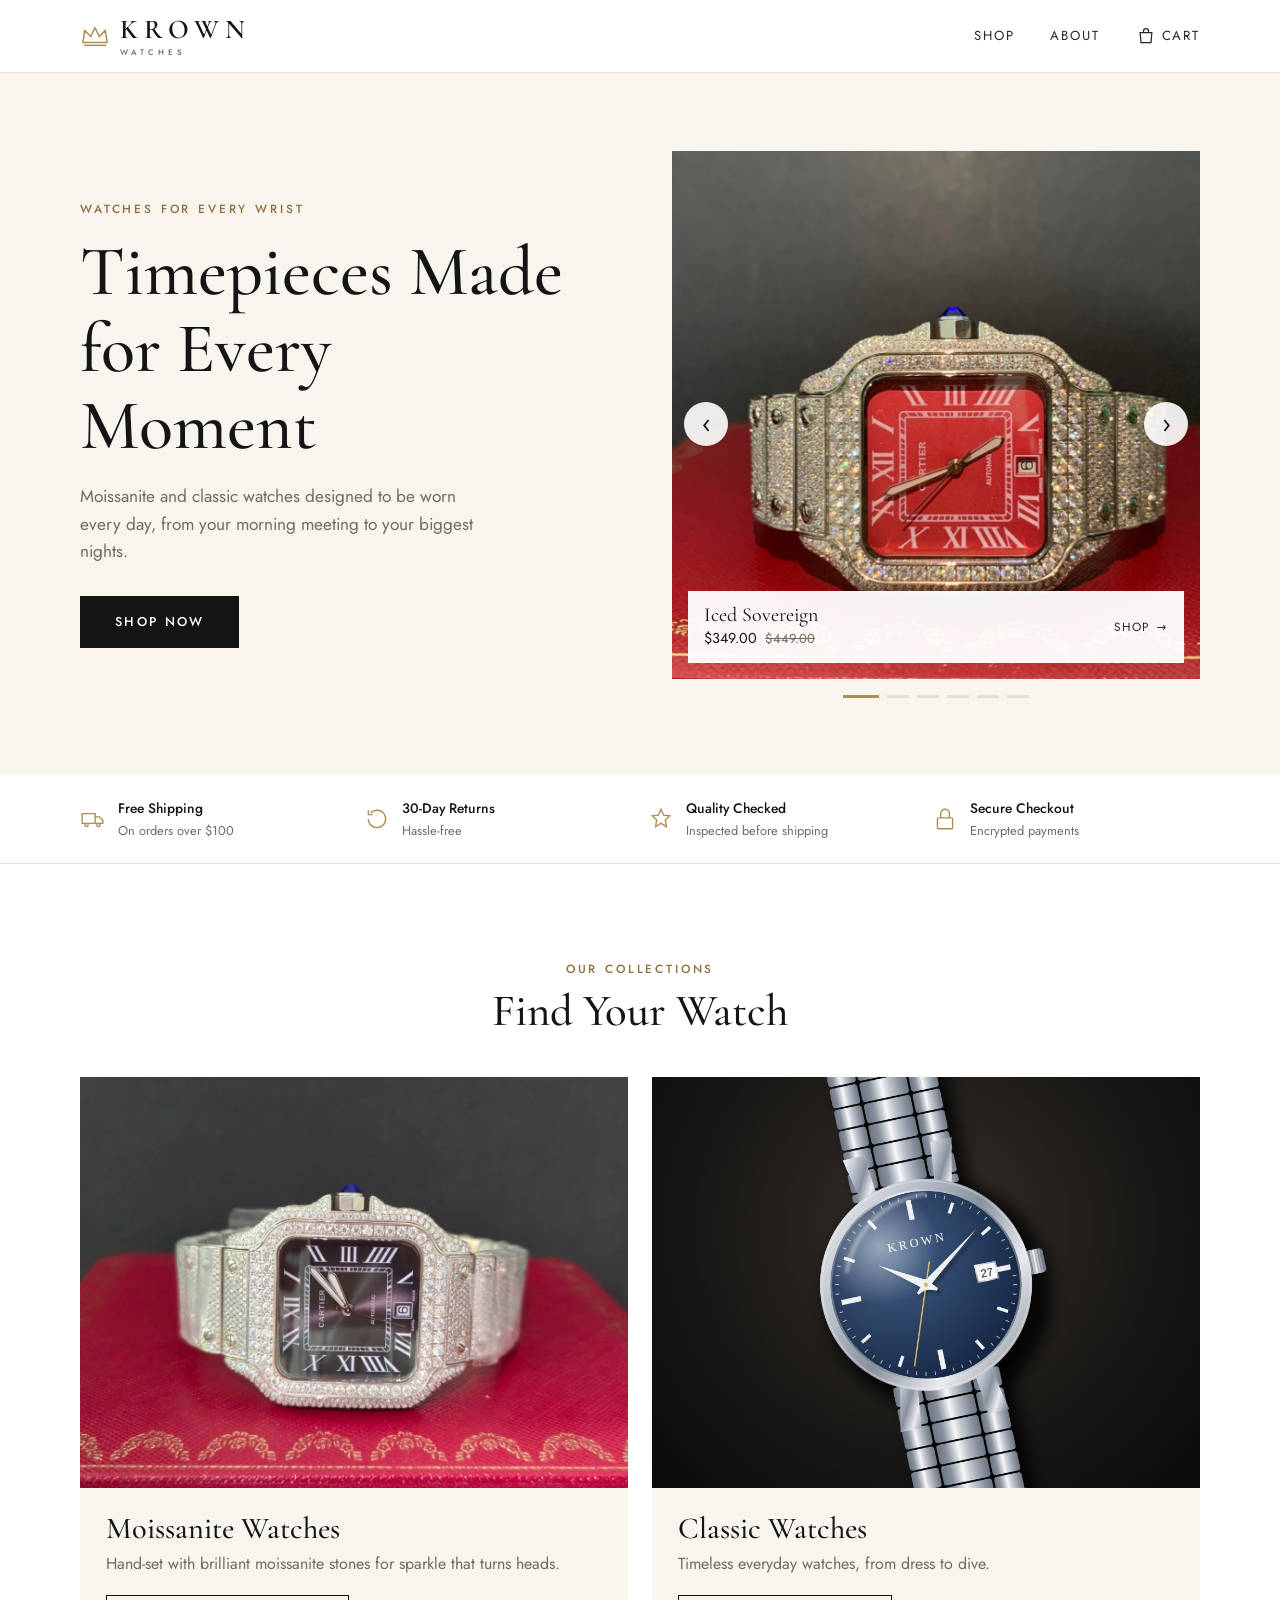
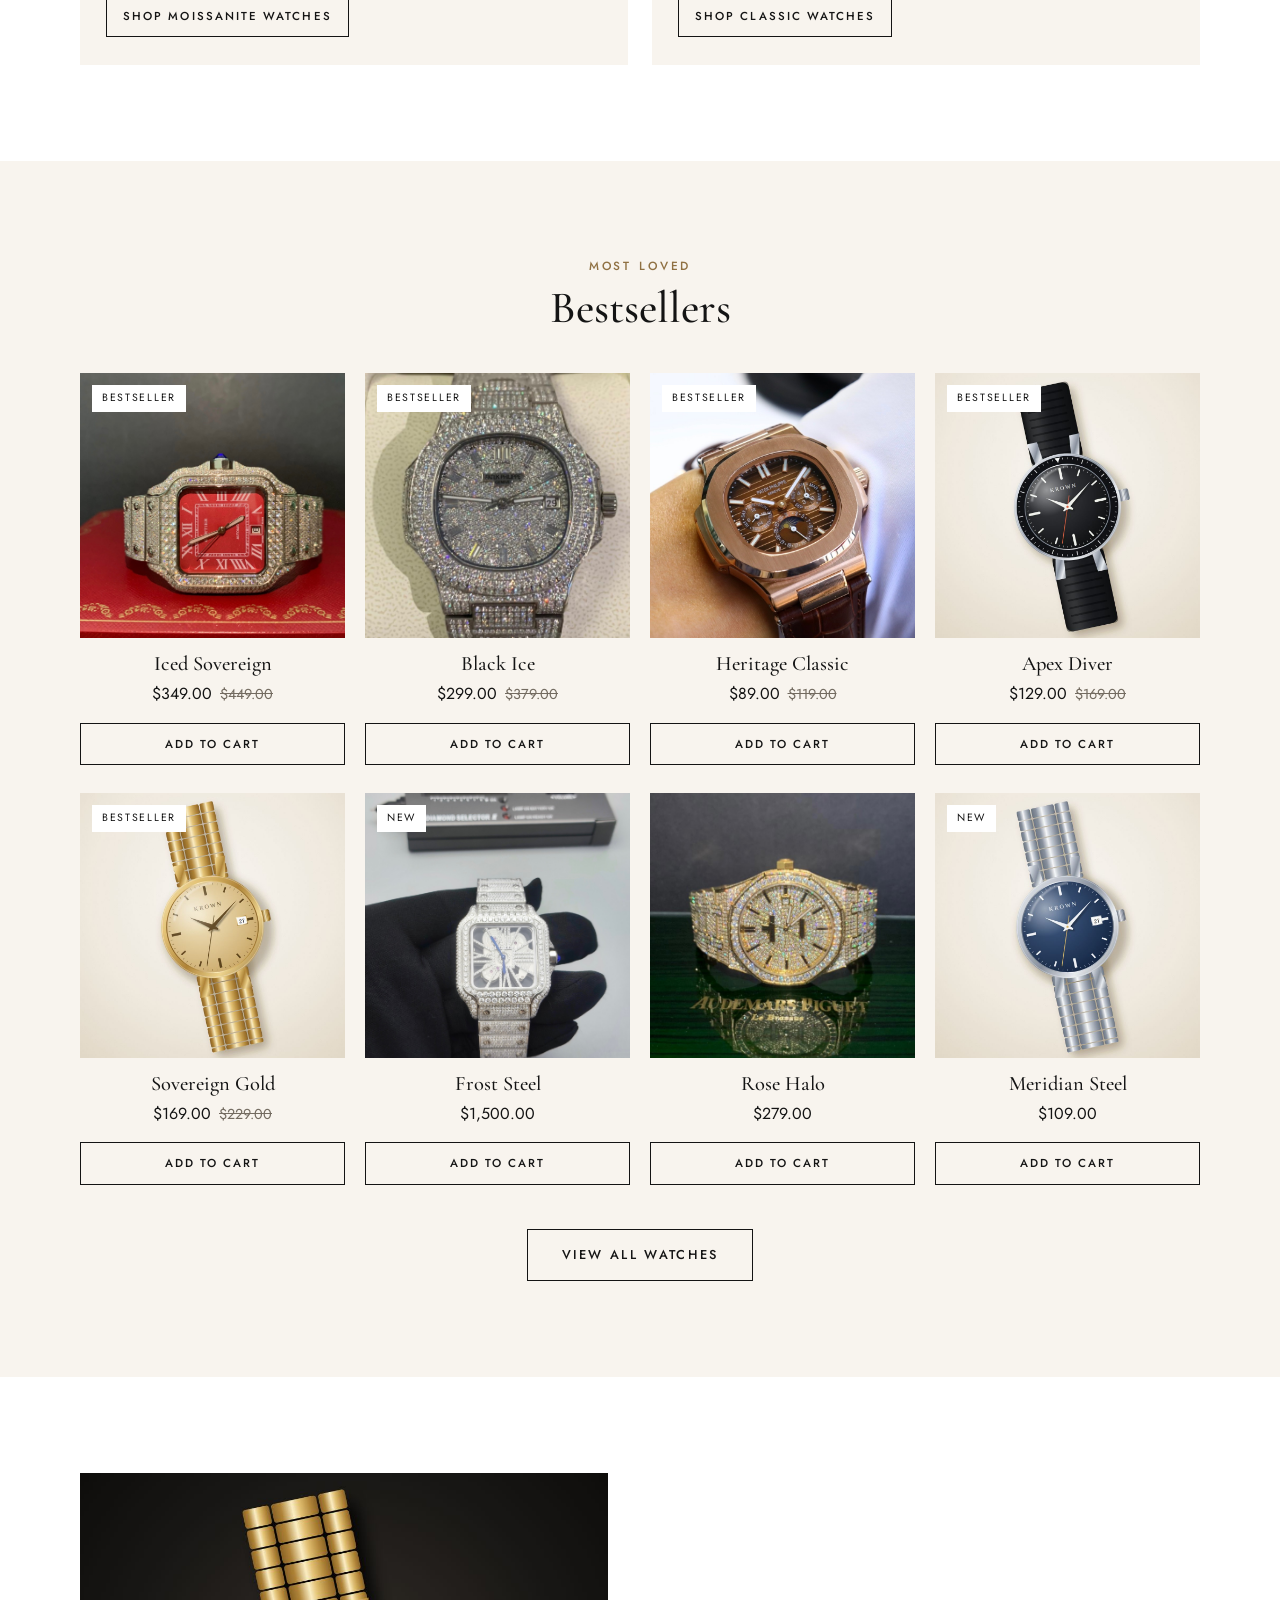
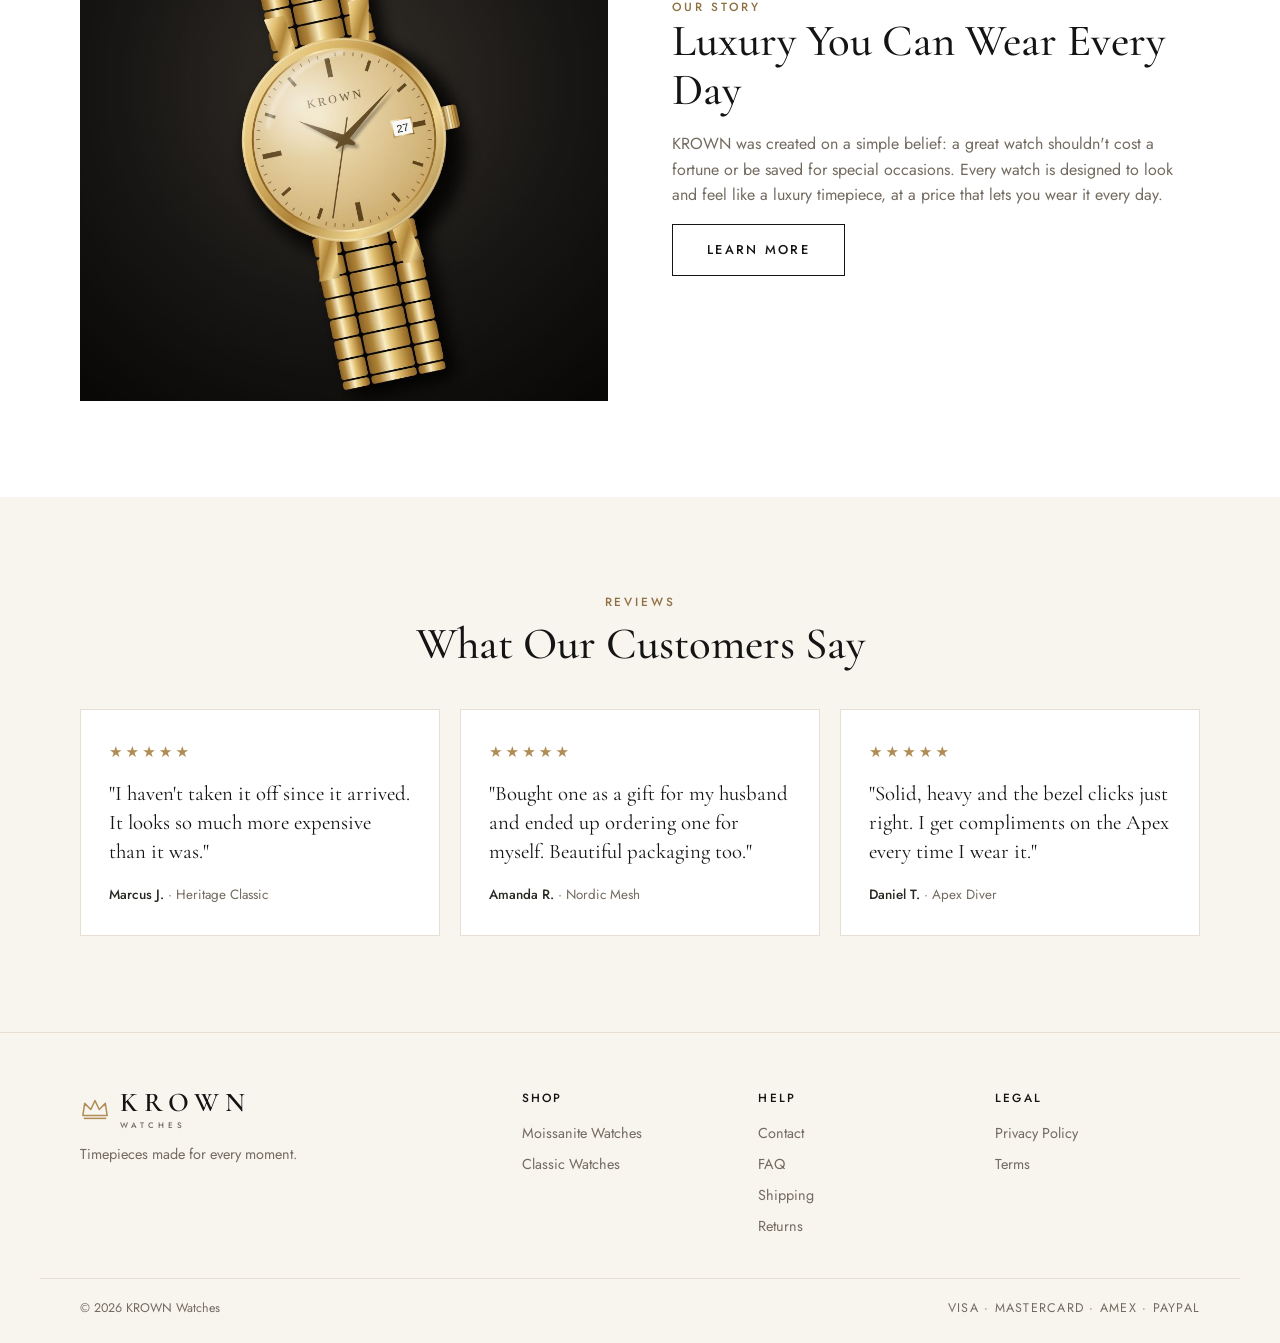
<file: krown/index.html>
<!DOCTYPE html>
<html lang="en">
<head>
<meta charset="UTF-8">
<meta name="viewport" content="width=device-width, initial-scale=1.0">
<link rel="preconnect" href="https://fonts.googleapis.com">
<link rel="preconnect" href="https://fonts.gstatic.com" crossorigin>
<link href="https://fonts.googleapis.com/css2?family=Cormorant+Garamond:wght@500;600&family=Jost:wght@400;500&display=swap" rel="stylesheet">
<link rel="stylesheet" href="css/style.css">
<link rel="icon" href="data:image/svg+xml,%3Csvg xmlns='http://www.w3.org/2000/svg' viewBox='0 0 32 24'%3E%3Cpath d='M3 19 5 6l6.5 6.5L16 3l4.5 9.5L27 6l2 13Z' fill='%23b08d57'/%3E%3C/svg%3E">
<title>KROWN Watches | Timepieces Made for Every Moment</title>
<meta name="description" content="Moissanite and classic watches made for everyday wear. Free shipping over $100 and 30-day returns.">
</head>
<body data-page="home">
<div id="site-header"></div>

<main>
  <section class="hero">
    <div class="container hero-inner">
      <div class="hero-copy">
        <div class="eyebrow">Watches for Every Wrist</div>
        <h1>Timepieces Made for Every Moment</h1>
        <p>Moissanite and classic watches designed to be worn every day, from your morning meeting to your biggest nights.</p>
        <a href="shop.html" class="btn">Shop Now</a>
      </div>
      <div class="slider" id="slider" aria-roledescription="carousel" aria-label="Featured watches">
        <div class="slides" id="slides"></div>
        <button class="slide-arrow prev" id="slide-prev" aria-label="Previous watch">&#8249;</button>
        <button class="slide-arrow next" id="slide-next" aria-label="Next watch">&#8250;</button>
        <div class="slide-dots" id="slide-dots"></div>
      </div>
    </div>
  </section>

  <div class="trust">
    <div class="container trust-grid">
      <div class="trust-item"><svg viewBox="0 0 24 24" fill="none" stroke="currentColor" stroke-width="1.3"><path d="M2 7h12v9H2zM14 10h4l3 3v3h-7"/><circle cx="6" cy="17.5" r="1.5"/><circle cx="17" cy="17.5" r="1.5"/></svg><div><b>Free Shipping</b><span>On orders over $100</span></div></div>
      <div class="trust-item"><svg viewBox="0 0 24 24" fill="none" stroke="currentColor" stroke-width="1.3"><path d="M4 12a8 8 0 1 0 2.3-5.7M4 4v4h4"/></svg><div><b>30-Day Returns</b><span>Hassle-free</span></div></div>
      <div class="trust-item"><svg viewBox="0 0 24 24" fill="none" stroke="currentColor" stroke-width="1.3"><path d="M12 3l2.5 5.5L20 9l-4 4 1 6-5-3-5 3 1-6-4-4 5.5-.5z"/></svg><div><b>Quality Checked</b><span>Inspected before shipping</span></div></div>
      <div class="trust-item"><svg viewBox="0 0 24 24" fill="none" stroke="currentColor" stroke-width="1.3"><rect x="5" y="11" width="14" height="10" rx="1"/><path d="M8 11V7a4 4 0 0 1 8 0v4"/></svg><div><b>Secure Checkout</b><span>Encrypted payments</span></div></div>
    </div>
  </div>

  <section class="section">
    <div class="container">
      <div class="section-head"><div class="eyebrow">Our Collections</div><h2>Find Your Watch</h2></div>
      <div class="collections" id="categories"></div>
    </div>
  </section>

  <section class="section section-cream">
    <div class="container">
      <div class="section-head"><div class="eyebrow">Most Loved</div><h2>Bestsellers</h2></div>
      <div class="grid" id="bestsellers"></div>
      <div class="section-foot"><a href="shop.html" class="btn btn-outline">View All Watches</a></div>
    </div>
  </section>

  <section class="section">
    <div class="container split">
      <img src="images/products/luxury-sovereign-2.jpg" alt="Sovereign Gold watch on black velvet" loading="lazy" width="1000" height="1000">
      <div>
        <div class="eyebrow">Our Story</div>
        <h2>Luxury You Can Wear Every Day</h2>
        <p>KROWN was created on a simple belief: a great watch shouldn't cost a fortune or be saved for special occasions. Every watch is designed to look and feel like a luxury timepiece, at a price that lets you wear it every day.</p>
        <a href="about.html" class="btn btn-outline">Learn More</a>
      </div>
    </div>
  </section>

  <!-- PLACEHOLDER REVIEWS: replace with real customer reviews before launch. -->
  <section class="section section-cream">
    <div class="container">
      <div class="section-head"><div class="eyebrow">Reviews</div><h2>What Our Customers Say</h2></div>
      <div class="reviews">
        <figure class="review">
          <div class="stars" aria-label="5 out of 5 stars">★★★★★</div>
          <blockquote>"I haven't taken it off since it arrived. It looks so much more expensive than it was."</blockquote>
          <footer><b>Marcus J.</b> · Heritage Classic</footer>
        </figure>
        <figure class="review">
          <div class="stars" aria-label="5 out of 5 stars">★★★★★</div>
          <blockquote>"Bought one as a gift for my husband and ended up ordering one for myself. Beautiful packaging too."</blockquote>
          <footer><b>Amanda R.</b> · Nordic Mesh</footer>
        </figure>
        <figure class="review">
          <div class="stars" aria-label="5 out of 5 stars">★★★★★</div>
          <blockquote>"Solid, heavy and the bezel clicks just right. I get compliments on the Apex every time I wear it."</blockquote>
          <footer><b>Daniel T.</b> · Apex Diver</footer>
        </figure>
      </div>
    </div>
  </section>
</main>

<footer class="site-footer" id="site-footer"></footer>

<script src="js/config.js"></script>
<script src="js/products.js"></script>
<script src="js/main.js"></script>
<script>
  (function () {
    const { $, esc, cardHTML } = window.K;
    $("#categories").innerHTML = window.CATEGORIES.map(
      (c) => `<a class="collection" href="shop.html?cat=${c.id}">
        <img src="${esc(c.image)}" alt="${esc(c.name)}" loading="lazy" width="1000" height="1000">
        <div class="collection-info"><h3>${esc(c.name)}</h3><p>${esc(c.blurb || "")}</p><span class="btn btn-outline btn-sm">Shop ${esc(c.name)}</span></div>
      </a>`
    ).join("");

    // Cover slideshow: list the watches to feature, in order (ids from js/products.js).
    const heroSlides = ["iced-sovereign", "heritage-classic", "black-ice", "meridian-steel", "frost-steel", "apex-diver"];
    const slides = heroSlides.map(window.K.product).filter(Boolean);
    $("#slides").innerHTML = slides.map((p, i) => `
      <a class="slide${i === 0 ? " active" : ""}" href="product.html?id=${encodeURIComponent(p.id)}" aria-hidden="${i !== 0}" tabindex="${i === 0 ? 0 : -1}">
        <img src="${esc(p.images[0])}" alt="${esc(p.name)}" width="1000" height="1000" ${i ? 'loading="lazy"' : ""}>
        <span class="slide-cap"><span><span class="slide-name">${esc(p.name)}</span>${window.K.priceHTML(p)}</span><span class="slide-cta">Shop &rarr;</span></span>
      </a>`).join("");
    $("#slide-dots").innerHTML = slides.map((p, i) => `<button aria-label="Show ${esc(p.name)}" aria-current="${i === 0}"></button>`).join("");

    let current = 0, timer = null;
    const slideEls = document.querySelectorAll(".slide"), dotEls = document.querySelectorAll("#slide-dots button");
    function show(n) {
      current = (n + slides.length) % slides.length;
      slideEls.forEach((el, i) => { el.classList.toggle("active", i === current); el.setAttribute("aria-hidden", i !== current); el.tabIndex = i === current ? 0 : -1; });
      dotEls.forEach((el, i) => el.setAttribute("aria-current", i === current));
    }
    const reduceMotion = window.matchMedia("(prefers-reduced-motion: reduce)").matches;
    const play = () => { if (!reduceMotion && slides.length > 1) { clearInterval(timer); timer = setInterval(() => show(current + 1), 4500); } };
    const pause = () => clearInterval(timer);
    $("#slide-prev").onclick = () => { show(current - 1); play(); };
    $("#slide-next").onclick = () => { show(current + 1); play(); };
    dotEls.forEach((el, i) => (el.onclick = () => { show(i); play(); }));
    const slider = $("#slider");
    slider.addEventListener("mouseenter", pause);
    slider.addEventListener("mouseleave", play);
    slider.addEventListener("focusin", pause);
    slider.addEventListener("focusout", play);
    let startX = null;
    slider.addEventListener("touchstart", (e) => { startX = e.touches[0].clientX; pause(); }, { passive: true });
    slider.addEventListener("touchend", (e) => {
      const dx = e.changedTouches[0].clientX - startX;
      if (Math.abs(dx) > 40) show(current + (dx < 0 ? 1 : -1));
      startX = null; play();
    });
    document.addEventListener("visibilitychange", () => (document.hidden ? pause() : play()));
    play();
    const best = window.PRODUCTS.filter((p) => p.badge === "Bestseller");
    const rest = window.PRODUCTS.filter((p) => p.badge !== "Bestseller");
    $("#bestsellers").innerHTML = best.concat(rest).slice(0, 8).map(cardHTML).join("");
  })();
</script>
</body>
</html>
</file>
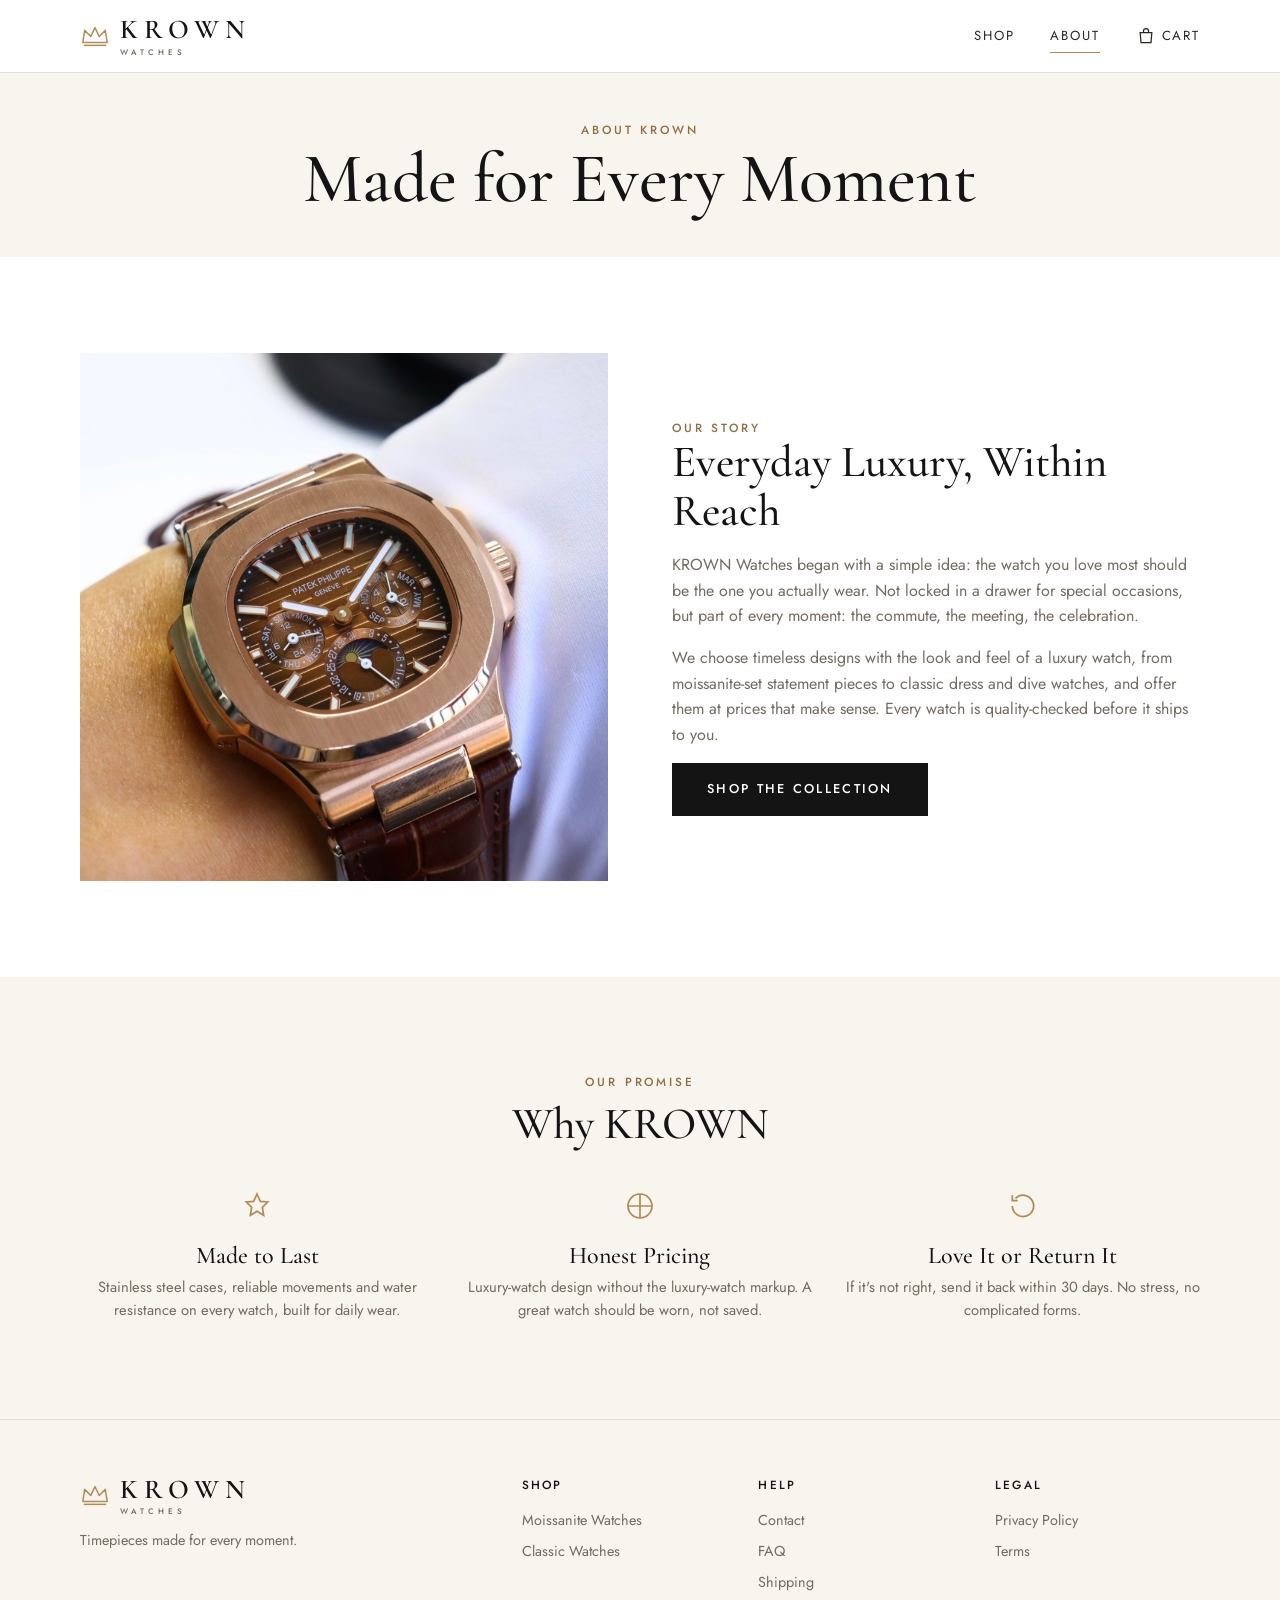
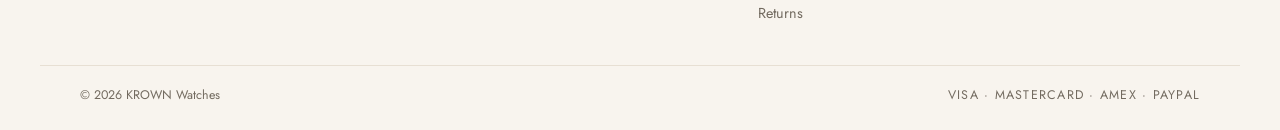
<file: krown/about.html>
<!DOCTYPE html>
<html lang="en">
<head>
<meta charset="UTF-8">
<meta name="viewport" content="width=device-width, initial-scale=1.0">
<link rel="preconnect" href="https://fonts.googleapis.com">
<link rel="preconnect" href="https://fonts.gstatic.com" crossorigin>
<link href="https://fonts.googleapis.com/css2?family=Cormorant+Garamond:wght@500;600&family=Jost:wght@400;500&display=swap" rel="stylesheet">
<link rel="stylesheet" href="css/style.css">
<link rel="icon" href="data:image/svg+xml,%3Csvg xmlns='http://www.w3.org/2000/svg' viewBox='0 0 32 24'%3E%3Cpath d='M3 19 5 6l6.5 6.5L16 3l4.5 9.5L27 6l2 13Z' fill='%23b08d57'/%3E%3C/svg%3E">
<title>About Us | KROWN Watches</title>
<meta name="description" content="KROWN Watches creates moissanite and classic watches made for everyday wear.">
</head>
<body data-page="about">
<div id="site-header"></div>

<main>
  <div class="page-head">
    <div class="container">
      <div class="eyebrow">About KROWN</div>
      <h1>Made for Every Moment</h1>
    </div>
  </div>

  <section class="section">
    <div class="container split">
      <img src="images/products/classic-heritage-1.jpg" alt="Heritage Classic watch" width="1000" height="1000">
      <div>
        <div class="eyebrow">Our Story</div>
        <h2>Everyday Luxury, Within Reach</h2>
        <p>KROWN Watches began with a simple idea: the watch you love most should be the one you actually wear. Not locked in a drawer for special occasions, but part of every moment: the commute, the meeting, the celebration.</p>
        <p>We choose timeless designs with the look and feel of a luxury watch, from moissanite-set statement pieces to classic dress and dive watches, and offer them at prices that make sense. Every watch is quality-checked before it ships to you.</p>
        <a href="shop.html" class="btn">Shop the Collection</a>
      </div>
    </div>
  </section>

  <section class="section section-cream">
    <div class="container">
      <div class="section-head"><div class="eyebrow">Our Promise</div><h2>Why KROWN</h2></div>
      <div class="values">
        <div><svg viewBox="0 0 24 24" fill="none" stroke="currentColor" stroke-width="1.3"><path d="M12 3l2.5 5.5L20 9l-4 4 1 6-5-3-5 3 1-6-4-4 5.5-.5z"/></svg><h3>Made to Last</h3><p>Stainless steel cases, reliable movements and water resistance on every watch, built for daily wear.</p></div>
        <div><svg viewBox="0 0 24 24" fill="none" stroke="currentColor" stroke-width="1.3"><path d="M3 12h18M12 3v18"/><circle cx="12" cy="12" r="9"/></svg><h3>Honest Pricing</h3><p>Luxury-watch design without the luxury-watch markup. A great watch should be worn, not saved.</p></div>
        <div><svg viewBox="0 0 24 24" fill="none" stroke="currentColor" stroke-width="1.3"><path d="M4 12a8 8 0 1 0 2.3-5.7M4 4v4h4"/></svg><h3>Love It or Return It</h3><p>If it's not right, send it back within 30 days. No stress, no complicated forms.</p></div>
      </div>
    </div>
  </section>
</main>

<footer class="site-footer" id="site-footer"></footer>

<script src="js/config.js"></script>
<script src="js/products.js"></script>
<script src="js/main.js"></script>
</body>
</html>
</file>
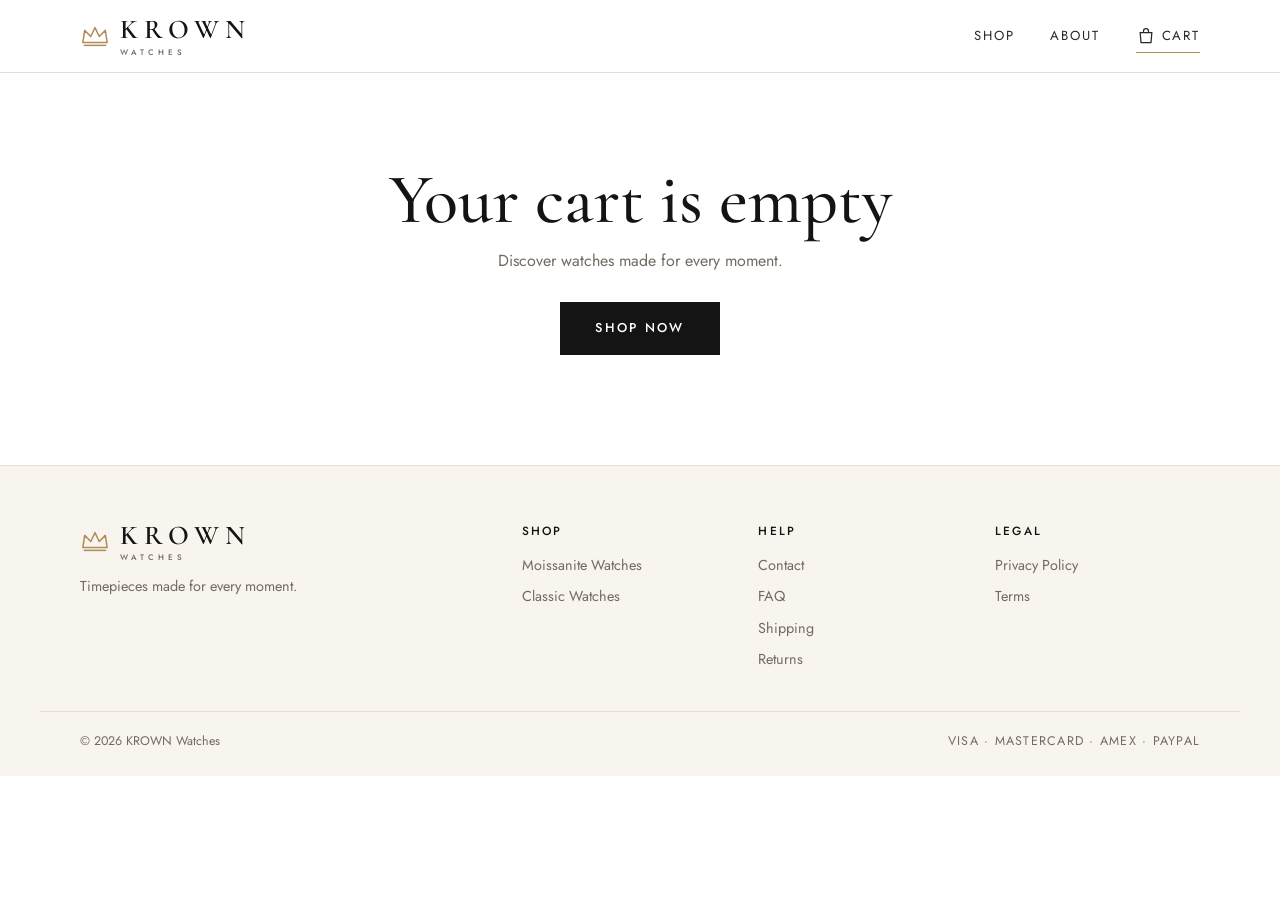
<file: krown/cart.html>
<!DOCTYPE html>
<html lang="en">
<head>
<meta charset="UTF-8">
<meta name="viewport" content="width=device-width, initial-scale=1.0">
<link rel="preconnect" href="https://fonts.googleapis.com">
<link rel="preconnect" href="https://fonts.gstatic.com" crossorigin>
<link href="https://fonts.googleapis.com/css2?family=Cormorant+Garamond:wght@500;600&family=Jost:wght@400;500&display=swap" rel="stylesheet">
<link rel="stylesheet" href="css/style.css">
<link rel="icon" href="data:image/svg+xml,%3Csvg xmlns='http://www.w3.org/2000/svg' viewBox='0 0 32 24'%3E%3Cpath d='M3 19 5 6l6.5 6.5L16 3l4.5 9.5L27 6l2 13Z' fill='%23b08d57'/%3E%3C/svg%3E">
<title>Your Cart | KROWN Watches</title>
<meta name="robots" content="noindex">
</head>
<body data-page="cart">
<div id="site-header"></div>

<main class="container" id="cart-root"></main>

<footer class="site-footer" id="site-footer"></footer>

<script src="js/config.js"></script>
<script src="js/products.js"></script>
<script src="js/main.js"></script>
<script>
  (function () {
    const { $, esc, money, product, Cart, cfg, optionText, imagesFor } = window.K;
    const root = $("#cart-root");

    function render() {
      const t = Cart.totals("standard");
      if (!t.lines.length) {
        root.innerHTML = `<div class="empty-state"><h1>Your cart is empty</h1><p>Discover watches made for every moment.</p><a class="btn" href="shop.html">Shop Now</a></div>`;
        return;
      }
      const threshold = cfg.freeShippingOver * 100;
      const remaining = Math.max(0, threshold - t.subtotal);
      root.innerHTML = `
        <div class="cart-layout">
          <div>
            <h1 style="margin-bottom:24px">Your Cart</h1>
            <div class="cart-table">${t.lines
              .map((l) => {
                const p = product(l.id);
                const k = esc(Cart.key(l));
                const url = `product.html?id=${encodeURIComponent(p.id)}`;
                return `<div class="cart-line">
                  <a href="${url}"><img src="${esc(imagesFor(p, l.size)[0])}" alt="${esc(p.name)}" width="110" height="110"></a>
                  <div>
                    <h3><a href="${url}">${esc(p.name)}</a></h3>
                    <div class="opts">${money(p.price)}${l.size ? " · " + esc(optionText(p, l.size)) : ""}</div>
                    <div class="line-actions">
                      <div class="qty qty-sm" aria-label="Quantity"><button data-dec="${k}" aria-label="Decrease quantity">−</button><span>${l.qty}</span><button data-inc="${k}" aria-label="Increase quantity">+</button></div>
                      <button class="remove-btn" data-remove="${k}">Remove</button>
                    </div>
                  </div>
                  <div class="line-total">${money((p.price * 100 * l.qty) / 100)}</div>
                </div>`;
              })
              .join("")}</div>
            <p style="margin-top:22px"><a href="shop.html" class="link-sm">← Continue shopping</a></p>
          </div>
          <aside class="summary-box">
            <h2>Order Summary</h2>
            <div class="ship-progress">${
              remaining > 0
                ? `You're <b>${money(remaining / 100)}</b> away from free shipping`
                : `You've unlocked <b>free shipping</b>`
            }<div class="bar"><i style="width:${Math.min(100, (t.subtotal / threshold) * 100)}%"></i></div></div>
            <div class="sum-row"><span>Subtotal</span><span>${money(t.subtotal / 100)}</span></div>
            <div class="sum-row"><span>Shipping</span><span>${t.shipping ? money(t.shipping / 100) : "Free"}</span></div>
            <div class="sum-row total"><span>Total</span><span>${money(t.total / 100)}</span></div>
            <a href="checkout.html" class="btn btn-block">Checkout</a>
            <p class="secure-note">🔒 Secure checkout · 30-day returns</p>
          </aside>
        </div>`;
    }

    root.addEventListener("click", (e) => {
      const b = e.target.closest("button");
      if (!b) return;
      const line = (k) => Cart.lines().find((l) => Cart.key(l) === k);
      if (b.dataset.inc) Cart.setQty(b.dataset.inc, line(b.dataset.inc).qty + 1);
      if (b.dataset.dec) Cart.setQty(b.dataset.dec, line(b.dataset.dec).qty - 1);
      if (b.dataset.remove) Cart.remove(b.dataset.remove);
    });
    document.addEventListener("cart:change", render);
    render();
  })();
</script>
</body>
</html>
</file>
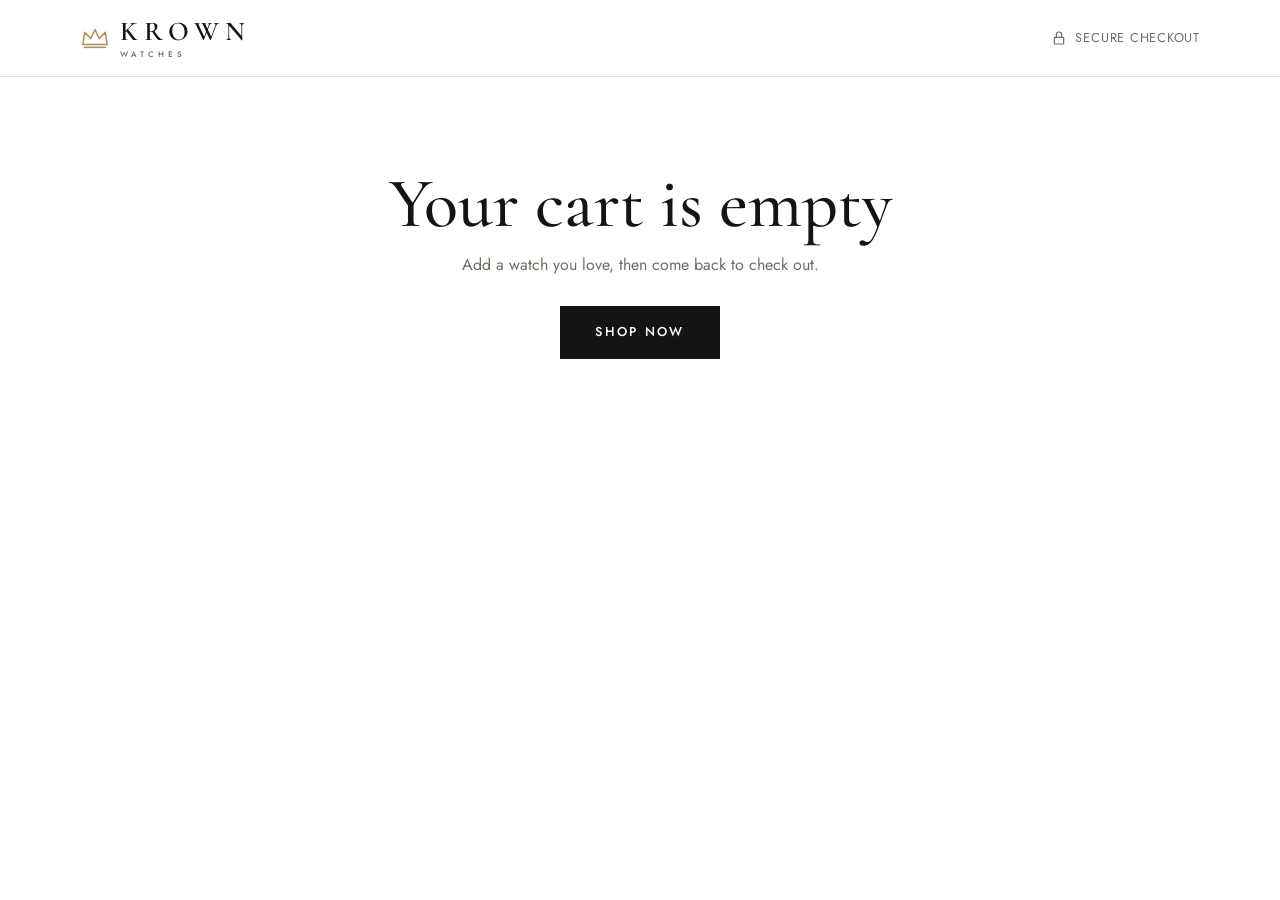
<file: krown/checkout.html>
<!DOCTYPE html>
<html lang="en">
<head>
<meta charset="UTF-8">
<meta name="viewport" content="width=device-width, initial-scale=1.0">
<link rel="preconnect" href="https://fonts.googleapis.com">
<link rel="preconnect" href="https://fonts.gstatic.com" crossorigin>
<link href="https://fonts.googleapis.com/css2?family=Cormorant+Garamond:wght@500;600&family=Jost:wght@400;500&display=swap" rel="stylesheet">
<link rel="stylesheet" href="css/style.css">
<link rel="icon" href="data:image/svg+xml,%3Csvg xmlns='http://www.w3.org/2000/svg' viewBox='0 0 32 24'%3E%3Cpath d='M3 19 5 6l6.5 6.5L16 3l4.5 9.5L27 6l2 13Z' fill='%23b08d57'/%3E%3C/svg%3E">
<title>Secure Checkout | KROWN Watches</title>
<meta name="robots" content="noindex">
</head>
<body data-page="checkout">
<header class="checkout-header">
  <div class="container">
    <a href="index.html" class="logo" aria-label="KROWN Watches home"><svg viewBox="0 0 32 24" aria-hidden="true"><path d="M3 19 5 6l6.5 6.5L16 3l4.5 9.5L27 6l2 13Z" fill="none" stroke="currentColor" stroke-width="1.6" stroke-linejoin="round"/><path d="M4 22h24" stroke="currentColor" stroke-width="1.6"/></svg><span>KROWN<small>WATCHES</small></span></a>
    <span class="secure-badge"><svg viewBox="0 0 24 24" fill="none" stroke="currentColor" stroke-width="1.8"><rect x="5" y="11" width="14" height="10" rx="1"/><path d="M8 11V7a4 4 0 0 1 8 0v4"/></svg>SECURE CHECKOUT</span>
  </div>
</header>

<main class="container" id="checkout-root"></main>

<script src="js/config.js"></script>
<script src="js/products.js"></script>
<script src="js/main.js"></script>
<script src="js/checkout.js"></script>
</body>
</html>
</file>
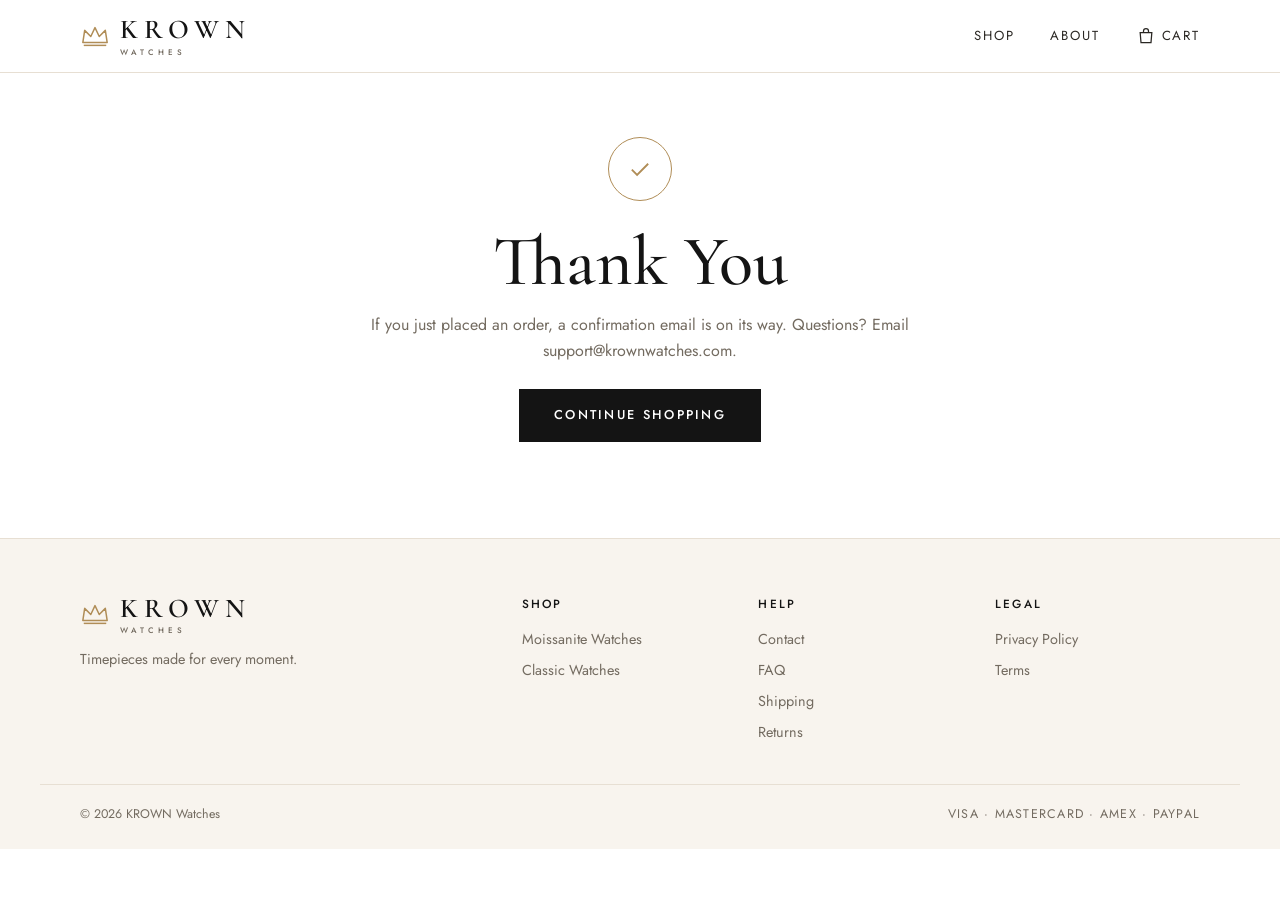
<file: krown/confirmation.html>
<!DOCTYPE html>
<html lang="en">
<head>
<meta charset="UTF-8">
<meta name="viewport" content="width=device-width, initial-scale=1.0">
<link rel="preconnect" href="https://fonts.googleapis.com">
<link rel="preconnect" href="https://fonts.gstatic.com" crossorigin>
<link href="https://fonts.googleapis.com/css2?family=Cormorant+Garamond:wght@500;600&family=Jost:wght@400;500&display=swap" rel="stylesheet">
<link rel="stylesheet" href="css/style.css">
<link rel="icon" href="data:image/svg+xml,%3Csvg xmlns='http://www.w3.org/2000/svg' viewBox='0 0 32 24'%3E%3Cpath d='M3 19 5 6l6.5 6.5L16 3l4.5 9.5L27 6l2 13Z' fill='%23b08d57'/%3E%3C/svg%3E">
<title>Order Confirmed | KROWN Watches</title>
<meta name="robots" content="noindex">
</head>
<body data-page="confirmation">
<div id="site-header"></div>

<main class="container" id="confirm-root"></main>

<footer class="site-footer" id="site-footer"></footer>

<script src="js/config.js"></script>
<script src="js/products.js"></script>
<script src="js/main.js"></script>
<script>
  (function () {
    const { $, esc, money, cfg } = window.K;
    let order = null;
    try {
      order = JSON.parse(sessionStorage.getItem("krown_last_order"));
    } catch (e) {}

    const check = `<div class="check-circle"><svg viewBox="0 0 24 24" fill="none" stroke="currentColor" stroke-width="1.6"><path d="M5 12.5l4.5 4.5L19 7.5"/></svg></div>`;

    if (!order) {
      $("#confirm-root").innerHTML = `<div class="confirm">${check}<h1>Thank You</h1><p>If you just placed an order, a confirmation email is on its way. Questions? Email <a href="mailto:${esc(cfg.email)}">${esc(cfg.email)}</a>.</p><br><a class="btn" href="shop.html">Continue Shopping</a></div>`;
      return;
    }

    const c = order.customer;
    $("#confirm-root").innerHTML = `
      <div class="confirm">
        ${check}
        <div class="eyebrow">Order Confirmed</div>
        <h1 style="margin-top:10px">Thank you, ${esc(c.first)}!</h1>
        <p>Your order has been received. We've sent a confirmation to <b>${esc(c.email)}</b>.</p>
        <div class="order-no">Order #${esc(order.orderNumber)}</div>
        ${order.payment && order.payment.method === "demo" ? `<p class="secure-note">Demo order: no payment was taken.</p>` : ""}

        <div class="confirm-card">
          <h3>Order Details</h3>
          ${order.items
            .map(
              (i) => `<div class="os-line"><div class="os-thumb"><img src="${esc(i.image)}" alt="" width="64" height="64"><i>${i.qty}</i></div>
                <div>${esc(i.name)}${i.option ? `<small>${esc(i.option)}</small>` : ""}</div><div>${money(i.price * i.qty)}</div></div>`
            )
            .join("")}
          <div style="margin-top:12px">
            <div class="sum-row"><span>Subtotal</span><span>${money(+order.subtotal)}</span></div>
            <div class="sum-row"><span>Shipping (${esc(order.shippingMethod)})</span><span>${+order.shipping ? money(+order.shipping) : "Free"}</span></div>
            <div class="sum-row total"><span>Total</span><span>${money(+order.total)}</span></div>
          </div>
          <div class="confirm-cols">
            <div><h4>Shipping To</h4>${esc(c.first)} ${esc(c.last)}<br>${esc(c.address1)}${c.address2 ? "<br>" + esc(c.address2) : ""}<br>${esc(c.city)}, ${esc(c.region)} ${esc(c.postal)}<br>${esc(c.country)}</div>
            <div><h4>Contact</h4>${esc(c.email)}${c.phone ? "<br>" + esc(c.phone) : ""}</div>
          </div>
        </div>

        <div class="steps-list">
          <div><b>1. Processing</b>We prepare your watch within 1–3 business days.</div>
          <div><b>2. Shipped</b>You'll receive a tracking link by email.</div>
          <div><b>3. Delivered</b>Wear it, love it, or return it within 30 days.</div>
        </div>
        <a class="btn" href="shop.html">Continue Shopping</a>
      </div>`;
  })();
</script>
</body>
</html>
</file>
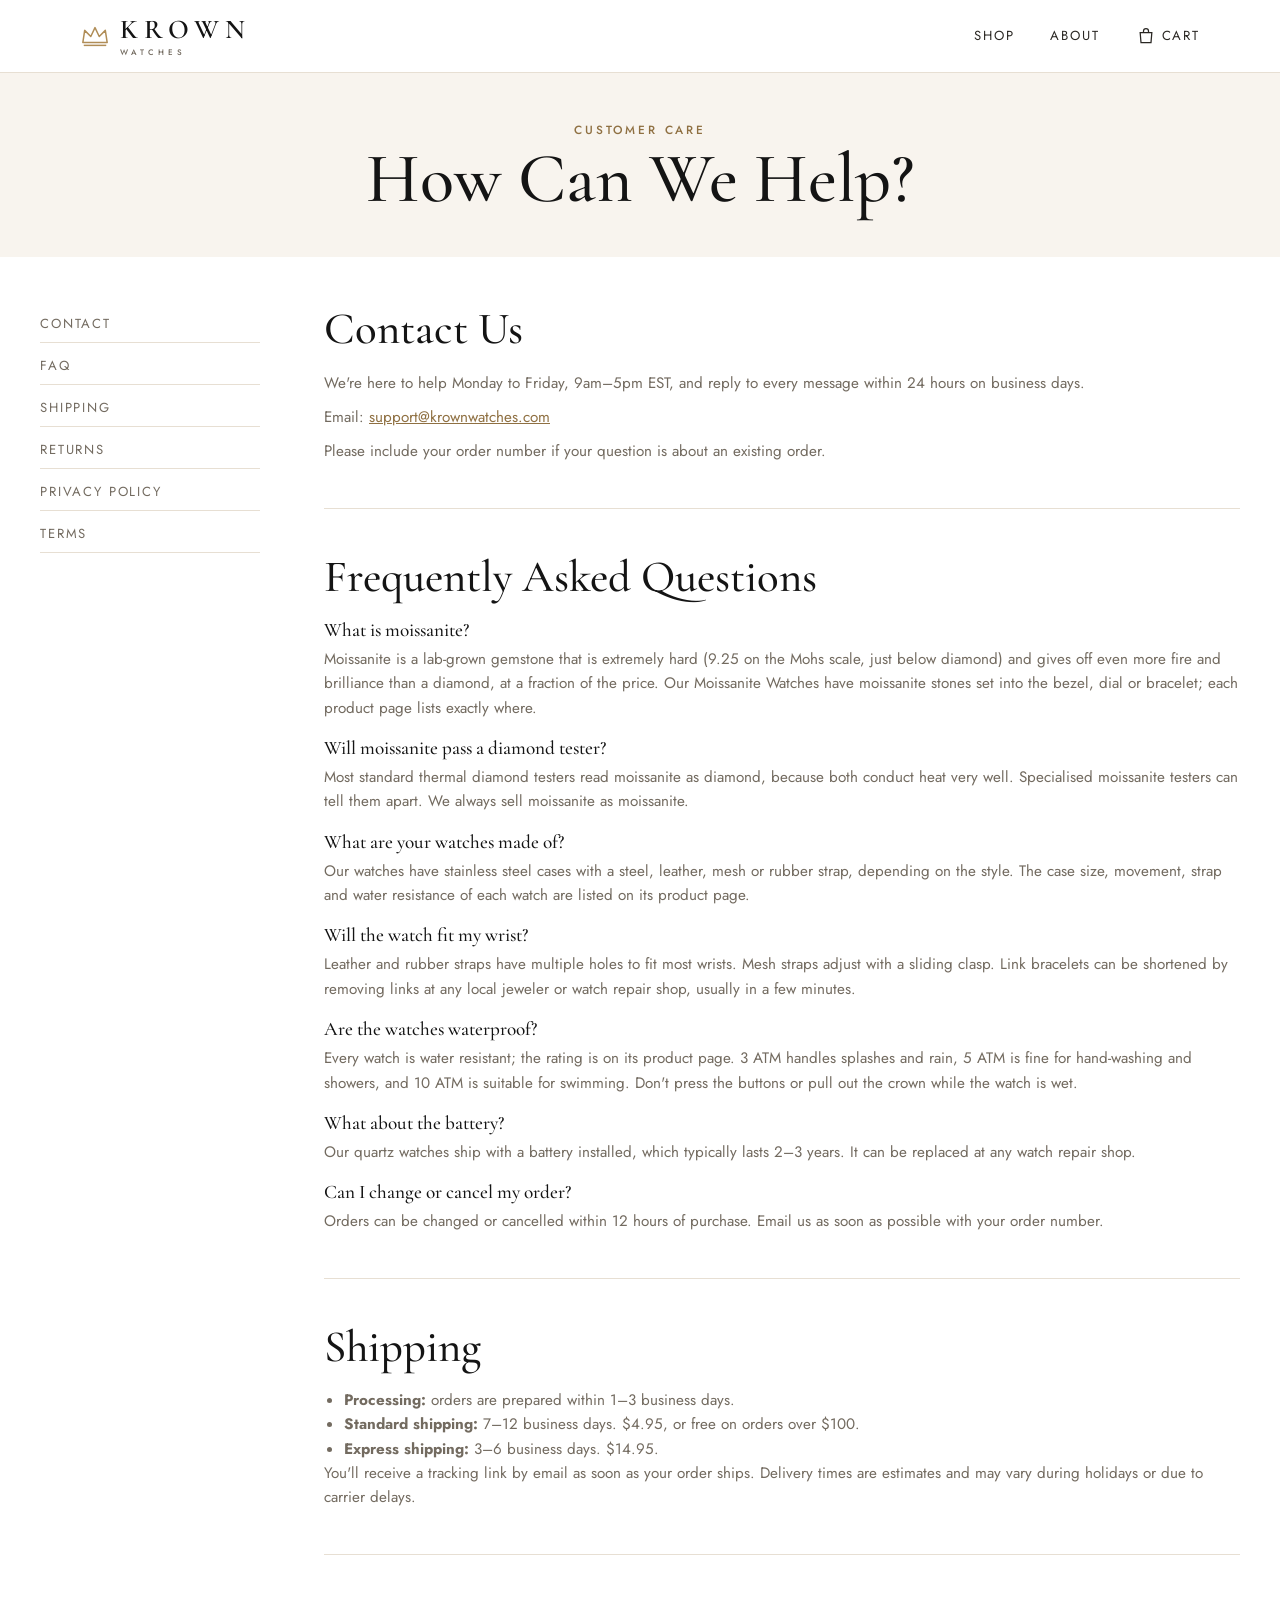
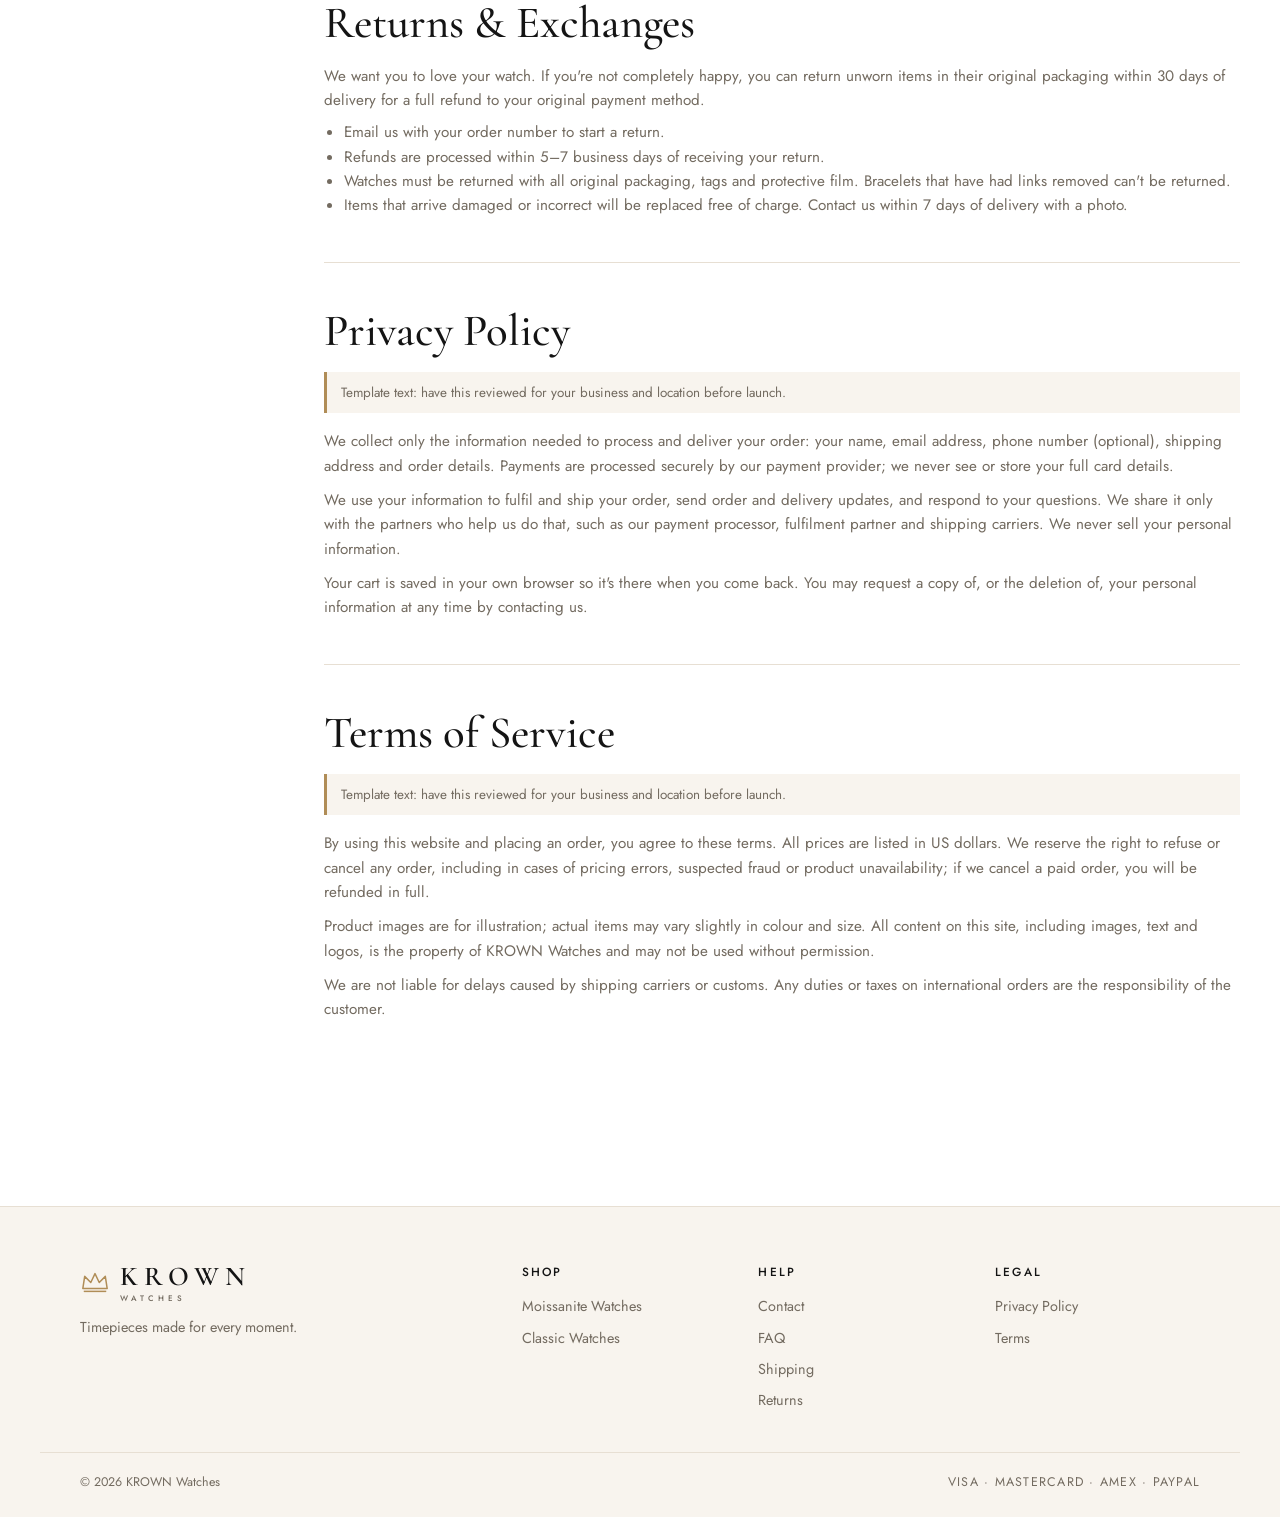
<file: krown/help.html>
<!DOCTYPE html>
<html lang="en">
<head>
<meta charset="UTF-8">
<meta name="viewport" content="width=device-width, initial-scale=1.0">
<link rel="preconnect" href="https://fonts.googleapis.com">
<link rel="preconnect" href="https://fonts.gstatic.com" crossorigin>
<link href="https://fonts.googleapis.com/css2?family=Cormorant+Garamond:wght@500;600&family=Jost:wght@400;500&display=swap" rel="stylesheet">
<link rel="stylesheet" href="css/style.css">
<link rel="icon" href="data:image/svg+xml,%3Csvg xmlns='http://www.w3.org/2000/svg' viewBox='0 0 32 24'%3E%3Cpath d='M3 19 5 6l6.5 6.5L16 3l4.5 9.5L27 6l2 13Z' fill='%23b08d57'/%3E%3C/svg%3E">
<title>Help &amp; Policies | KROWN Watches</title>
<meta name="description" content="Contact, FAQ, shipping, returns, privacy policy and terms for KROWN Watches.">
</head>
<body data-page="help">
<div id="site-header"></div>

<main>
  <div class="page-head">
    <div class="container">
      <div class="eyebrow">Customer Care</div>
      <h1>How Can We Help?</h1>
    </div>
  </div>

  <div class="container help-layout">
    <nav class="help-nav" aria-label="Help topics">
      <a href="#contact">Contact</a>
      <a href="#faq">FAQ</a>
      <a href="#shipping">Shipping</a>
      <a href="#returns">Returns</a>
      <a href="#privacy">Privacy Policy</a>
      <a href="#terms">Terms</a>
    </nav>

    <div class="help-body">
      <section id="contact">
        <h2>Contact Us</h2>
        <p>We're here to help Monday to Friday, 9am–5pm EST, and reply to every message within 24 hours on business days.</p>
        <p>Email: <a href="mailto:support@krownwatches.com" data-email>support@krownwatches.com</a></p>
        <p>Please include your order number if your question is about an existing order.</p>
      </section>

      <section id="faq">
        <h2>Frequently Asked Questions</h2>
        <h3>What is moissanite?</h3>
        <p>Moissanite is a lab-grown gemstone that is extremely hard (9.25 on the Mohs scale, just below diamond) and gives off even more fire and brilliance than a diamond, at a fraction of the price. Our Moissanite Watches have moissanite stones set into the bezel, dial or bracelet; each product page lists exactly where.</p>
        <h3>Will moissanite pass a diamond tester?</h3>
        <p>Most standard thermal diamond testers read moissanite as diamond, because both conduct heat very well. Specialised moissanite testers can tell them apart. We always sell moissanite as moissanite.</p>
        <h3>What are your watches made of?</h3>
        <p>Our watches have stainless steel cases with a steel, leather, mesh or rubber strap, depending on the style. The case size, movement, strap and water resistance of each watch are listed on its product page.</p>
        <h3>Will the watch fit my wrist?</h3>
        <p>Leather and rubber straps have multiple holes to fit most wrists. Mesh straps adjust with a sliding clasp. Link bracelets can be shortened by removing links at any local jeweler or watch repair shop, usually in a few minutes.</p>
        <h3>Are the watches waterproof?</h3>
        <p>Every watch is water resistant; the rating is on its product page. 3 ATM handles splashes and rain, 5 ATM is fine for hand-washing and showers, and 10 ATM is suitable for swimming. Don't press the buttons or pull out the crown while the watch is wet.</p>
        <h3>What about the battery?</h3>
        <p>Our quartz watches ship with a battery installed, which typically lasts 2–3 years. It can be replaced at any watch repair shop.</p>
        <h3>Can I change or cancel my order?</h3>
        <p>Orders can be changed or cancelled within 12 hours of purchase. Email us as soon as possible with your order number.</p>
      </section>

      <section id="shipping">
        <h2>Shipping</h2>
        <ul>
          <li><b>Processing:</b> orders are prepared within 1–3 business days.</li>
          <li><b>Standard shipping:</b> 7–12 business days. $4.95, or free on orders over $100.</li>
          <li><b>Express shipping:</b> 3–6 business days. $14.95.</li>
        </ul>
        <p>You'll receive a tracking link by email as soon as your order ships. Delivery times are estimates and may vary during holidays or due to carrier delays.</p>
      </section>

      <section id="returns">
        <h2>Returns &amp; Exchanges</h2>
        <p>We want you to love your watch. If you're not completely happy, you can return unworn items in their original packaging within 30 days of delivery for a full refund to your original payment method.</p>
        <ul>
          <li>Email us with your order number to start a return.</li>
          <li>Refunds are processed within 5–7 business days of receiving your return.</li>
          <li>Watches must be returned with all original packaging, tags and protective film. Bracelets that have had links removed can't be returned.</li>
          <li>Items that arrive damaged or incorrect will be replaced free of charge. Contact us within 7 days of delivery with a photo.</li>
        </ul>
      </section>

      <section id="privacy">
        <h2>Privacy Policy</h2>
        <div class="placeholder-note">Template text: have this reviewed for your business and location before launch.</div>
        <p>We collect only the information needed to process and deliver your order: your name, email address, phone number (optional), shipping address and order details. Payments are processed securely by our payment provider; we never see or store your full card details.</p>
        <p>We use your information to fulfil and ship your order, send order and delivery updates, and respond to your questions. We share it only with the partners who help us do that, such as our payment processor, fulfilment partner and shipping carriers. We never sell your personal information.</p>
        <p>Your cart is saved in your own browser so it's there when you come back. You may request a copy of, or the deletion of, your personal information at any time by contacting us.</p>
      </section>

      <section id="terms">
        <h2>Terms of Service</h2>
        <div class="placeholder-note">Template text: have this reviewed for your business and location before launch.</div>
        <p>By using this website and placing an order, you agree to these terms. All prices are listed in US dollars. We reserve the right to refuse or cancel any order, including in cases of pricing errors, suspected fraud or product unavailability; if we cancel a paid order, you will be refunded in full.</p>
        <p>Product images are for illustration; actual items may vary slightly in colour and size. All content on this site, including images, text and logos, is the property of KROWN Watches and may not be used without permission.</p>
        <p>We are not liable for delays caused by shipping carriers or customs. Any duties or taxes on international orders are the responsibility of the customer.</p>
      </section>
    </div>
  </div>
</main>

<footer class="site-footer" id="site-footer"></footer>

<script src="js/config.js"></script>
<script src="js/products.js"></script>
<script src="js/main.js"></script>
<script>
  document.querySelectorAll("[data-email]").forEach((a) => {
    a.href = "mailto:" + window.KROWN.email;
    a.textContent = window.KROWN.email;
  });
</script>
</body>
</html>
</file>
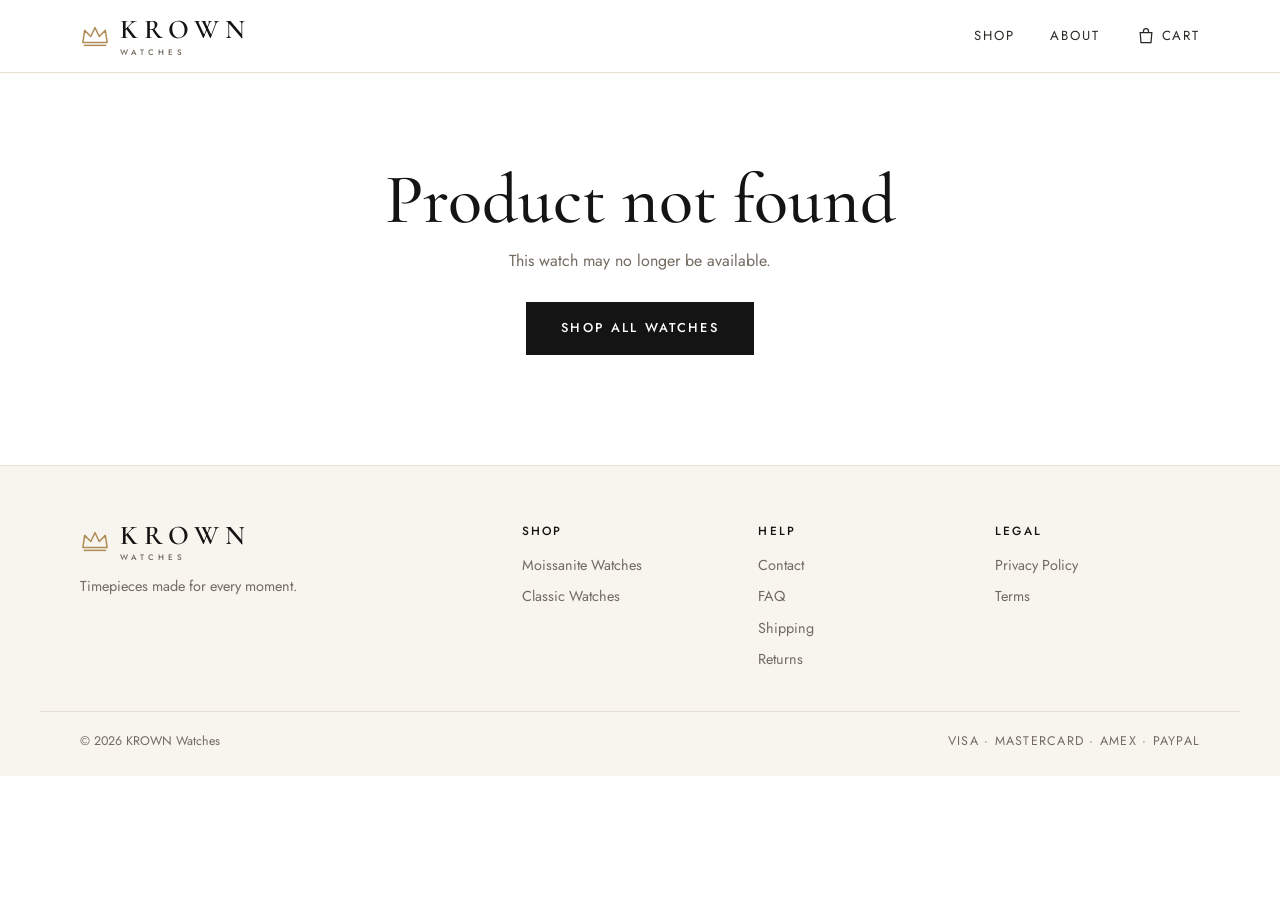
<file: krown/product.html>
<!DOCTYPE html>
<html lang="en">
<head>
<meta charset="UTF-8">
<meta name="viewport" content="width=device-width, initial-scale=1.0">
<link rel="preconnect" href="https://fonts.googleapis.com">
<link rel="preconnect" href="https://fonts.gstatic.com" crossorigin>
<link href="https://fonts.googleapis.com/css2?family=Cormorant+Garamond:wght@500;600&family=Jost:wght@400;500&display=swap" rel="stylesheet">
<link rel="stylesheet" href="css/style.css">
<link rel="icon" href="data:image/svg+xml,%3Csvg xmlns='http://www.w3.org/2000/svg' viewBox='0 0 32 24'%3E%3Cpath d='M3 19 5 6l6.5 6.5L16 3l4.5 9.5L27 6l2 13Z' fill='%23b08d57'/%3E%3C/svg%3E">
<title>KROWN Watches</title>
</head>
<body data-page="product">
<div id="site-header"></div>

<main class="container" id="pdp-root"></main>

<section class="section section-cream" id="related-section" hidden>
  <div class="container">
    <div class="section-head"><div class="eyebrow">Complete the Look</div><h2>You May Also Like</h2></div>
    <div class="grid" id="related"></div>
  </div>
</section>

<footer class="site-footer" id="site-footer"></footer>

<script src="js/config.js"></script>
<script src="js/products.js"></script>
<script src="js/main.js"></script>
<script>
  (function () {
    const { $, esc, money, shortMoney, param, product, optionOf, imagesFor, swatchHTML, cardHTML, priceHTML, addToCart, cfg } = window.K;
    const p = product(param("id"));
    const root = $("#pdp-root");

    if (!p) {
      root.innerHTML = `<div class="empty-state"><h1>Product not found</h1><p>This watch may no longer be available.</p><a class="btn" href="shop.html">Shop All Watches</a></div>`;
      return;
    }

    const cat = window.CATEGORIES.find((c) => c.id === p.category);
    const opt = optionOf(p);
    // Colors start on the first one; other choices must be picked.
    const state = { img: 0, size: opt && opt.colors ? opt.values[0] : null, qty: 1 };
    const gallery = (imgs) => `
          <div class="gallery-main"><img id="main-img" src="${esc(imgs[0])}" alt="${esc(p.name)}" width="1000" height="1000"></div>
          <div class="thumbs">${imgs
            .map((src, i) => `<button data-img="${i}" aria-label="View photo ${i + 1}" aria-current="${i === 0}"><img src="${esc(src)}" alt="" width="200" height="200"></button>`)
            .join("")}</div>`;
    document.title = `${p.name} | KROWN Watches`;

    root.innerHTML = `
      <nav class="breadcrumb" aria-label="Breadcrumb"><a href="index.html">Home</a> / <a href="shop.html?cat=${cat.id}">${esc(cat.name)}</a> / ${esc(p.name)}</nav>
      <div class="pdp">
        <div class="gallery" id="gallery">${gallery(imagesFor(p, state.size))}</div>
        <div class="pdp-info">
          <div class="eyebrow">${esc(cat.name)}</div>
          <h1>${esc(p.name)}</h1>
          <div class="pdp-price">${priceHTML(p)}${p.compareAt ? `<span class="save">Save ${money(p.compareAt - p.price)}</span>` : ""}</div>
          <p class="pdp-desc">${esc(p.description)}</p>
          ${
            opt && opt.colors
              ? `<div><div class="opt-label"><span>Color: <b id="color-name">${esc(state.size)}</b></span></div>
                 <div class="color-grid" id="sizes">${opt.colors.map((c, i) => `<button class="color-btn" data-size="${esc(c.name)}" aria-pressed="${i === 0}">${swatchHTML(c)}${esc(c.name)}</button>`).join("")}</div></div>`
              : opt
              ? `<div><div class="opt-label"><span>${esc(opt.label)}</span></div>
                 <div class="size-grid" id="sizes">${opt.values.map((s) => `<button class="size-btn" data-size="${esc(s)}" aria-pressed="false">${esc(s)}</button>`).join("")}</div>
                 <div class="field-error" id="size-error" hidden>Please select an option.</div></div>`
              : ""
          }
          <div class="buy-row">
            <div class="qty" aria-label="Quantity"><button data-q="-1" aria-label="Decrease quantity">−</button><span id="qty">1</span><button data-q="1" aria-label="Increase quantity">+</button></div>
            <button class="btn" id="add">Add to Cart</button>
          </div>
          <button class="btn btn-outline btn-block" id="buy-now">Buy It Now</button>
          <div class="mini-trust">
            <span>Free shipping on orders over ${shortMoney(cfg.freeShippingOver)}</span>
            <span>30-day hassle-free returns</span>
            <span>Secure, encrypted checkout</span>
          </div>
          <div class="accordion">
            <details open><summary>Details</summary><div class="acc-body"><ul>${p.details.map((d) => `<li>${esc(d)}</li>`).join("")}</ul></div></details>
            <details><summary>Shipping &amp; Returns</summary><div class="acc-body">Orders are processed within 1–3 business days. Standard delivery takes 7–12 business days and is free over ${shortMoney(cfg.freeShippingOver)}. Not in love? Return it within 30 days. <a href="help.html#returns">Learn more</a></div></details>
            <details><summary>Watch Care</summary><div class="acc-body">Wipe the case and strap with a soft, dry cloth. Keep leather straps away from water and perfume, never press buttons or pull the crown underwater, and store your watch in its box when you're not wearing it.</div></details>
          </div>
        </div>
      </div>`;

    root.addEventListener("click", (e) => {
      const t = e.target.closest("[data-img]");
      if (t) {
        state.img = +t.dataset.img;
        $("#main-img").src = imagesFor(p, state.size)[state.img];
        root.querySelectorAll("[data-img]").forEach((b) => b.setAttribute("aria-current", b === t));
      }
      const s = e.target.closest("[data-size]");
      if (s) {
        state.size = s.dataset.size;
        root.querySelectorAll("[data-size]").forEach((b) => b.setAttribute("aria-pressed", b === s));
        if (opt.colors) {
          state.img = 0;
          $("#gallery").innerHTML = gallery(imagesFor(p, state.size));
          $("#color-name").textContent = state.size;
        } else $("#size-error").hidden = true;
      }
      const q = e.target.closest("[data-q]");
      if (q) {
        state.qty = Math.min(10, Math.max(1, state.qty + +q.dataset.q));
        $("#qty").textContent = state.qty;
      }
    });

    function ready() {
      if (opt && !state.size) {
        $("#size-error").hidden = false;
        $("#sizes").scrollIntoView({ block: "center", behavior: "smooth" });
        return false;
      }
      return true;
    }
    $("#add").addEventListener("click", () => ready() && addToCart(p.id, state.size, state.qty));
    $("#buy-now").addEventListener("click", () => {
      if (!ready()) return;
      window.K.Cart.add(p.id, state.size, state.qty);
      location.href = "checkout.html";
    });

    const related = window.PRODUCTS.filter((x) => x.id !== p.id && x.category === p.category)
      .concat(window.PRODUCTS.filter((x) => x.category !== p.category && x.badge === "Bestseller"))
      .slice(0, 4);
    $("#related").innerHTML = related.map(cardHTML).join("");
    $("#related-section").hidden = false;
  })();
</script>
</body>
</html>
</file>
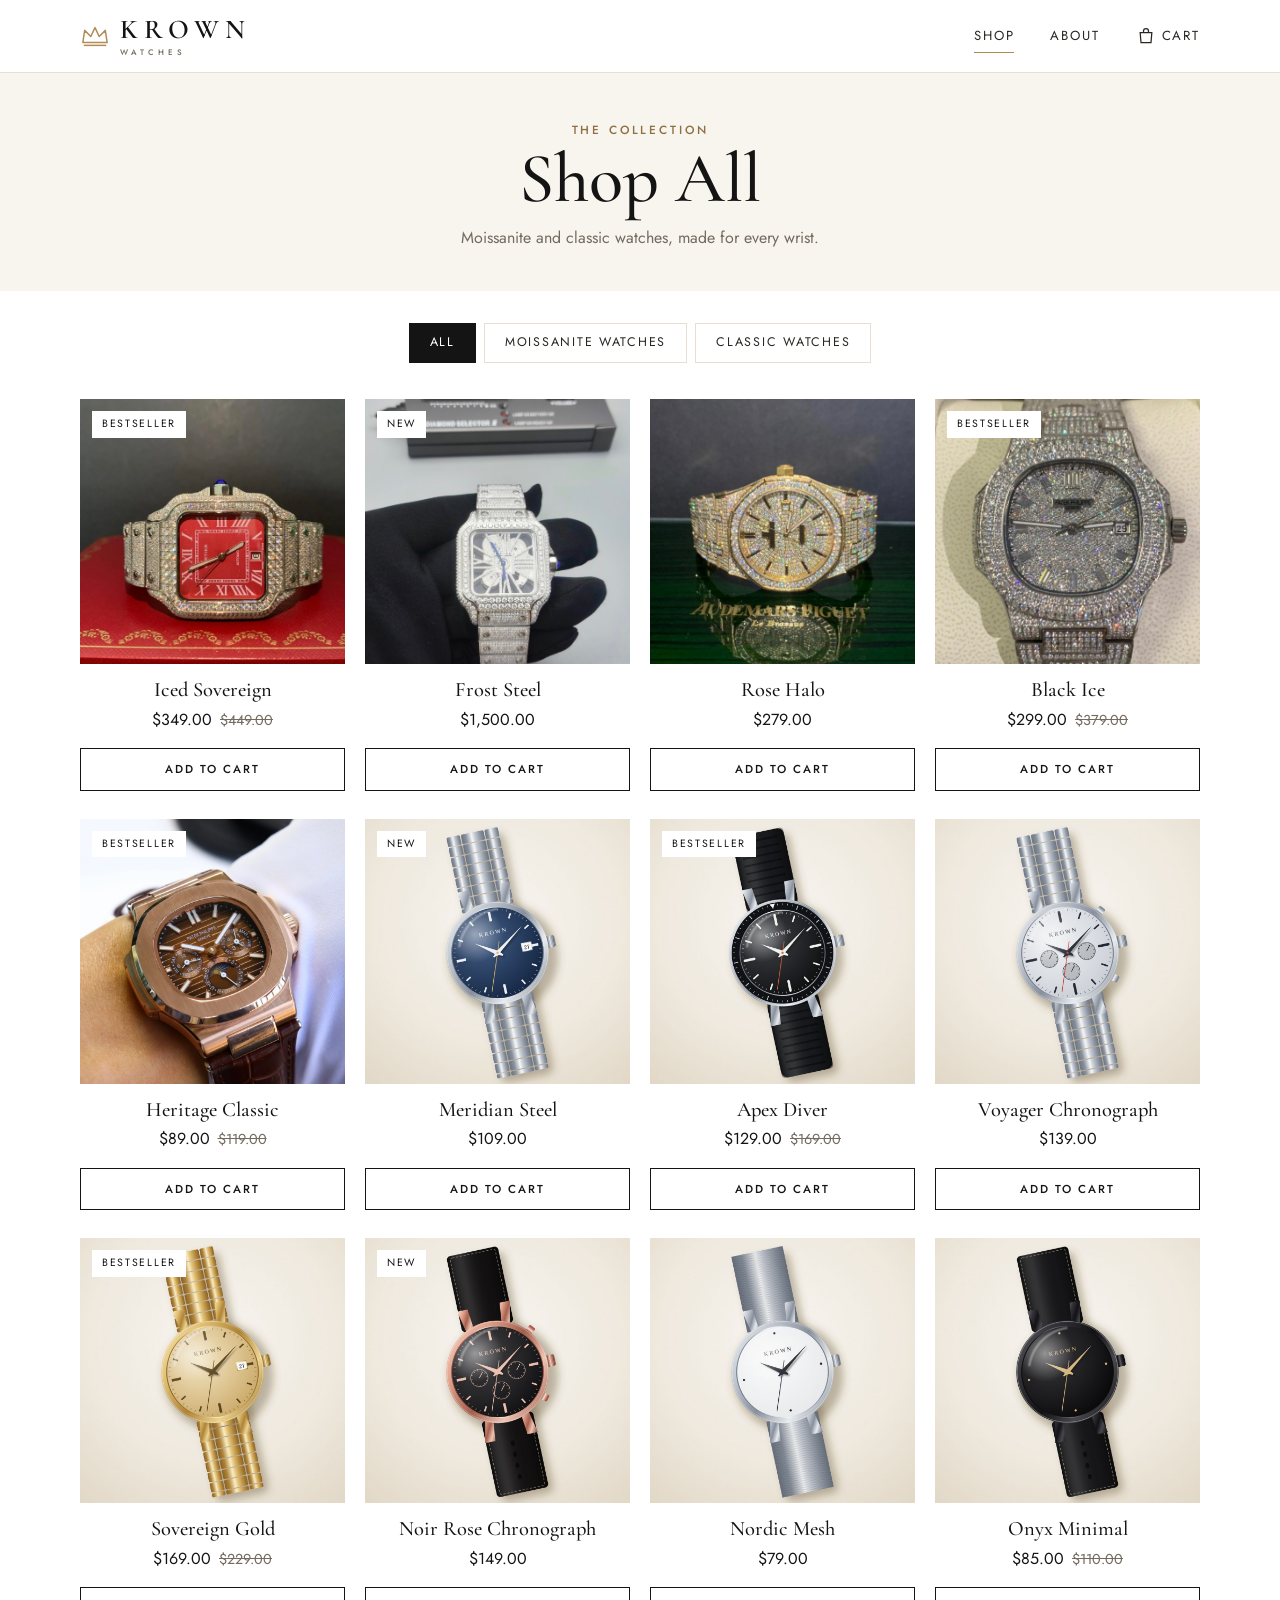
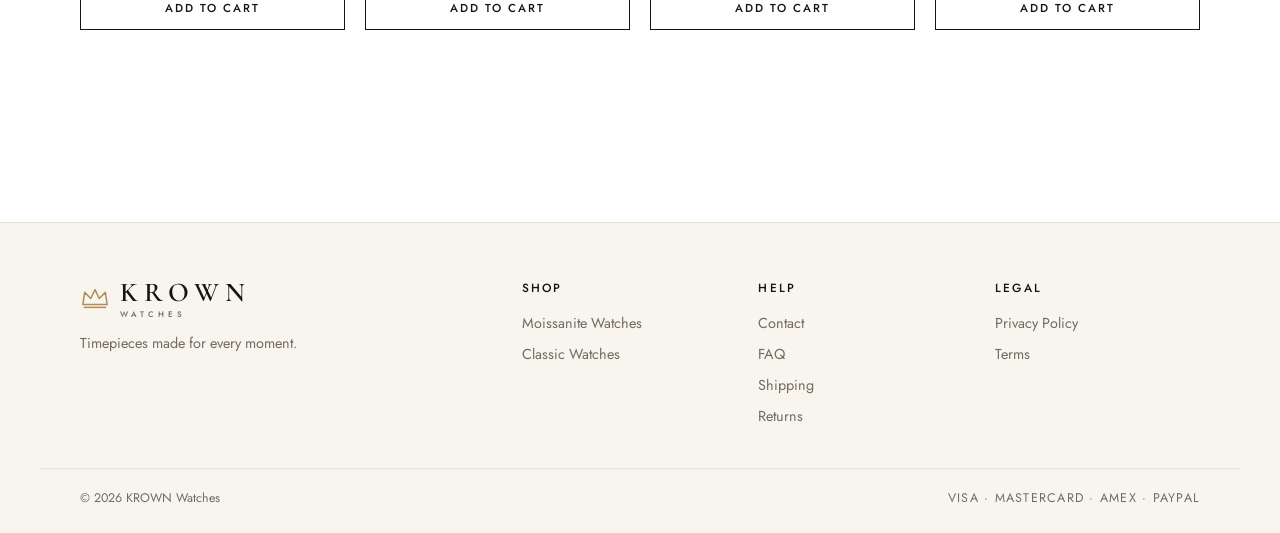
<file: krown/shop.html>
<!DOCTYPE html>
<html lang="en">
<head>
<meta charset="UTF-8">
<meta name="viewport" content="width=device-width, initial-scale=1.0">
<link rel="preconnect" href="https://fonts.googleapis.com">
<link rel="preconnect" href="https://fonts.gstatic.com" crossorigin>
<link href="https://fonts.googleapis.com/css2?family=Cormorant+Garamond:wght@500;600&family=Jost:wght@400;500&display=swap" rel="stylesheet">
<link rel="stylesheet" href="css/style.css">
<link rel="icon" href="data:image/svg+xml,%3Csvg xmlns='http://www.w3.org/2000/svg' viewBox='0 0 32 24'%3E%3Cpath d='M3 19 5 6l6.5 6.5L16 3l4.5 9.5L27 6l2 13Z' fill='%23b08d57'/%3E%3C/svg%3E">
<title>Shop All Watches | KROWN Watches</title>
<meta name="description" content="Shop moissanite and classic watches from KROWN Watches.">
</head>
<body data-page="shop">
<div id="site-header"></div>

<main>
  <div class="page-head">
    <div class="container">
      <div class="eyebrow">The Collection</div>
      <h1 id="shop-title">Shop All</h1>
      <p id="shop-sub">Moissanite and classic watches, made for every wrist.</p>
    </div>
  </div>
  <div class="container">
    <nav class="filter-bar" id="filters" aria-label="Categories"></nav>
    <div class="grid" id="products"></div>
  </div>
  <div class="section"></div>
</main>

<footer class="site-footer" id="site-footer"></footer>

<script src="js/config.js"></script>
<script src="js/products.js"></script>
<script src="js/main.js"></script>
<script>
  (function () {
    const { $, esc, param, cardHTML } = window.K;
    const cat = window.CATEGORIES.find((c) => c.id === param("cat"));
    const tabs = [{ id: "", name: "All" }].concat(window.CATEGORIES);
    $("#filters").innerHTML = tabs
      .map((c) => `<a href="shop.html${c.id ? "?cat=" + c.id : ""}" aria-current="${(cat ? cat.id : "") === c.id}">${esc(c.name)}</a>`)
      .join("");
    if (cat) {
      $("#shop-title").textContent = cat.name;
      if (cat.blurb) $("#shop-sub").textContent = cat.blurb;
      document.title = `${cat.name} | KROWN Watches`;
    }
    const list = window.PRODUCTS.filter((p) => !cat || p.category === cat.id);
    $("#products").innerHTML = list.map(cardHTML).join("");
  })();
</script>
</body>
</html>
</file>
<file: krown/css/style.css>
:root {
  --white: #ffffff;
  --cream: #f8f4ee;
  --cream-2: #efe8dc;
  --black: #141414;
  --text: #2a2723;
  --muted: #736b60;
  --line: #e7dfd3;
  --gold: #b08d57;
  --gold-dark: #8f7042;
  --error: #b3261e;
  --success: #2f6b3b;
  --serif: "Cormorant Garamond", Georgia, "Times New Roman", serif;
  --sans: "Jost", system-ui, -apple-system, "Segoe UI", sans-serif;
  --pad: clamp(16px, 4vw, 40px);
}

* { box-sizing: border-box; margin: 0; padding: 0; }
html { scroll-behavior: smooth; }
body { font-family: var(--sans); color: var(--text); background: var(--white); font-size: 16px; line-height: 1.6; -webkit-font-smoothing: antialiased; }
img { display: block; max-width: 100%; height: auto; }
a { color: inherit; text-decoration: none; }
button, input, select { font: inherit; color: inherit; }
button { cursor: pointer; }
:focus-visible { outline: 2px solid var(--gold); outline-offset: 2px; }
.container { width: min(1200px, 100%); margin: 0 auto; padding: 0 var(--pad); }
[hidden] { display: none !important; }
.sr-only { position: absolute; width: 1px; height: 1px; overflow: hidden; clip: rect(0 0 0 0); white-space: nowrap; }

h1, h2, h3 { font-family: var(--serif); font-weight: 500; color: var(--black); line-height: 1.1; }
h1 { font-size: clamp(2.4rem, 6vw, 4.4rem); }
h2 { font-size: clamp(1.9rem, 4vw, 2.8rem); }
h3 { font-size: 1.5rem; }
.eyebrow { font-size: 0.74rem; letter-spacing: 0.24em; text-transform: uppercase; color: var(--gold-dark); font-weight: 500; }
.muted { color: var(--muted); }

/* Buttons */
.btn {
  display: inline-flex; align-items: center; justify-content: center; gap: 8px;
  padding: 15px 34px; border: 1px solid var(--black); background: var(--black); color: var(--white);
  font-size: 0.8rem; letter-spacing: 0.18em; text-transform: uppercase; font-weight: 500;
  transition: background 0.2s, color 0.2s, border-color 0.2s;
}
.btn:hover { background: var(--gold-dark); border-color: var(--gold-dark); }
.btn-outline { background: transparent; color: var(--black); }
.btn-outline:hover { background: var(--black); color: var(--white); border-color: var(--black); }
.btn-gold { background: var(--gold); border-color: var(--gold); }
.btn-sm { padding: 11px 16px; font-size: 0.72rem; }
.btn-block { width: 100%; }
.btn[disabled] { opacity: 0.5; cursor: not-allowed; }

/* Header */
.announce { background: var(--black); color: #efe6d6; text-align: center; font-size: 0.76rem; letter-spacing: 0.08em; padding: 8px var(--pad); }
.nav { position: sticky; top: 0; z-index: 50; background: rgba(255, 255, 255, 0.96); border-bottom: 1px solid var(--line); }
#site-header { display: contents; }
.nav-inner { display: flex; align-items: center; justify-content: space-between; height: 72px; gap: 16px; }
.logo { display: inline-flex; align-items: center; gap: 10px; color: var(--black); }
.logo svg { width: 30px; height: 24px; color: var(--gold); flex: none; }
.logo span { font-family: var(--serif); font-size: 1.7rem; font-weight: 600; letter-spacing: 0.22em; line-height: 1; display: flex; flex-direction: column; }
.logo small { font-family: var(--sans); font-size: 0.5rem; letter-spacing: 0.5em; font-weight: 500; color: var(--muted); margin-top: 4px; }
.nav-links { display: flex; align-items: center; gap: clamp(16px, 3vw, 36px); font-size: 0.82rem; letter-spacing: 0.14em; text-transform: uppercase; }
.nav-links a { padding: 6px 0; border-bottom: 1px solid transparent; }
.nav-links a:hover, .nav-links a[aria-current="page"] { border-color: var(--gold); }
.cart-link { display: inline-flex; align-items: center; gap: 6px; }
.cart-link svg { width: 20px; height: 20px; }
.cart-count { background: var(--gold); color: var(--white); font-size: 0.68rem; min-width: 20px; height: 20px; border-radius: 10px; display: inline-grid; place-items: center; padding: 0 5px; letter-spacing: 0; }

/* Hero */
.hero { background: var(--cream); overflow: hidden; }
.hero-inner { display: grid; grid-template-columns: 1fr 1fr; gap: clamp(32px, 5vw, 72px); align-items: center; min-height: min(78vh, 720px); padding-top: 48px; padding-bottom: 48px; }
.slider { position: relative; width: 100%; max-width: 540px; justify-self: end; }
.slides { position: relative; aspect-ratio: 1; overflow: hidden; background: var(--white); }
.slide { position: absolute; inset: 0; opacity: 0; transition: opacity 0.9s ease; pointer-events: none; }
.slide.active { opacity: 1; pointer-events: auto; }
.slide img { width: 100%; height: 100%; object-fit: cover; transform: scale(1); transition: transform 5s ease-out; }
.slide.active img { transform: scale(1.05); }
.slide-cap { position: absolute; left: 16px; right: 16px; bottom: 16px; background: rgba(255, 255, 255, 0.95); padding: 12px 16px; display: flex; justify-content: space-between; align-items: center; gap: 12px; font-size: 0.9rem; }
.slide-name { display: block; font-family: var(--serif); font-size: 1.25rem; color: var(--black); line-height: 1.2; }
.slide-cta { font-size: 0.74rem; letter-spacing: 0.16em; text-transform: uppercase; white-space: nowrap; }
.slide-arrow { position: absolute; top: calc(50% - 22px); width: 44px; height: 44px; border-radius: 50%; border: 0; background: rgba(255, 255, 255, 0.9); font-size: 1.6rem; line-height: 1; color: var(--black); display: grid; place-items: center; transition: background 0.2s; }
.slide-arrow:hover { background: var(--white); }
.slide-arrow.prev { left: 12px; }
.slide-arrow.next { right: 12px; }
.slide-dots { display: flex; justify-content: center; gap: 8px; margin-top: 16px; }
.slide-dots button { width: 22px; height: 3px; border: 0; padding: 0; background: var(--line); transition: background 0.3s, width 0.3s; }
.slide-dots button[aria-current="true"] { background: var(--gold); width: 36px; }
.collections { display: grid; grid-template-columns: 1fr 1fr; gap: 24px; }
.collection { display: block; background: var(--cream); }
.collection img { width: 100%; aspect-ratio: 4 / 3; object-fit: cover; transition: opacity 0.3s; }
.collection:hover img { opacity: 0.9; }
.collection-info { padding: 24px 26px 28px; }
.collection-info h3 { font-size: 1.9rem; }
.collection-info p { color: var(--muted); margin: 6px 0 18px; }
.collection:hover .btn-outline { background: var(--black); color: var(--white); }
.hero-copy { max-width: 500px; }
.hero-copy h1 { margin: 14px 0 18px; }
.hero-copy p { color: var(--muted); font-size: 1.08rem; margin-bottom: 30px; max-width: 420px; }

/* Trust bar */
.trust { border-bottom: 1px solid var(--line); }
.trust-grid { display: grid; grid-template-columns: repeat(4, 1fr); gap: 16px; padding-top: 22px; padding-bottom: 22px; }
.trust-item { display: flex; align-items: center; gap: 12px; font-size: 0.86rem; }
.trust-item svg { width: 26px; height: 26px; color: var(--gold); flex: none; }
.trust-item b { display: block; font-weight: 500; color: var(--black); }
.trust-item span { color: var(--muted); font-size: 0.8rem; }

/* Sections */
.section { padding: clamp(56px, 8vw, 96px) 0; }
.section-cream { background: var(--cream); }
.section-head { text-align: center; margin-bottom: 40px; }
.section-head h2 { margin-top: 8px; }
.section-foot { text-align: center; margin-top: 44px; }

/* Category tiles */
.cat-grid { display: grid; grid-template-columns: repeat(4, 1fr); gap: 16px; }
.cat-tile { position: relative; display: block; overflow: hidden; background: var(--cream); }
.cat-tile img { aspect-ratio: 4 / 5; object-fit: cover; width: 100%; transition: transform 0.6s; }
.cat-tile:hover img { transform: scale(1.04); }
.cat-tile span {
  position: absolute; left: 50%; bottom: 18px; transform: translateX(-50%);
  background: var(--white); padding: 10px 22px; font-size: 0.76rem; letter-spacing: 0.18em; text-transform: uppercase; white-space: nowrap;
}

/* Product grid + card */
.grid { display: grid; grid-template-columns: repeat(4, 1fr); gap: 28px 20px; }
.card { display: flex; flex-direction: column; }
.card-img { position: relative; display: block; background: var(--cream); overflow: hidden; aspect-ratio: 1; }
.card-img img { width: 100%; height: 100%; object-fit: cover; transition: opacity 0.4s; }
.card-img .alt { position: absolute; inset: 0; opacity: 0; }
.card-img:hover .alt { opacity: 1; }
.badge { position: absolute; top: 12px; left: 12px; z-index: 1; background: var(--white); color: var(--black); font-size: 0.66rem; letter-spacing: 0.16em; text-transform: uppercase; padding: 5px 10px; }
.card-info { padding-top: 14px; display: flex; flex-direction: column; gap: 4px; flex: 1; text-align: center; }
.card-name { font-family: var(--serif); font-size: 1.28rem; font-weight: 500; color: var(--black); line-height: 1.2; }
.card-name:hover { color: var(--gold-dark); }
.card-price { margin-bottom: 12px; }
.price { color: var(--black); }
.compare { color: var(--muted); margin-left: 8px; font-size: 0.9em; }
.card-info .btn { margin-top: auto; }

/* Shop page */
.page-head { background: var(--cream); padding: 48px 0 40px; text-align: center; }
.page-head p { color: var(--muted); margin-top: 8px; }
.filter-bar { display: flex; justify-content: center; gap: 8px; flex-wrap: wrap; margin: 32px 0 36px; }
.filter-bar a { padding: 9px 20px; border: 1px solid var(--line); font-size: 0.78rem; letter-spacing: 0.14em; text-transform: uppercase; }
.filter-bar a:hover { border-color: var(--black); }
.filter-bar a[aria-current="true"] { background: var(--black); color: var(--white); border-color: var(--black); }

/* Reviews */
.reviews { display: grid; grid-template-columns: repeat(3, 1fr); gap: 20px; }
.review { background: var(--white); padding: 30px 28px; border: 1px solid var(--line); }
.stars { color: var(--gold); letter-spacing: 3px; font-size: 0.95rem; }
.review blockquote { font-family: var(--serif); font-size: 1.3rem; line-height: 1.4; color: var(--black); margin: 14px 0 18px; }
.review footer { font-size: 0.84rem; color: var(--muted); }
.review footer b { color: var(--text); font-weight: 500; }

/* About teaser / about page */
.split { display: grid; grid-template-columns: 1fr 1fr; gap: clamp(28px, 5vw, 72px); align-items: center; }
.split img { width: 100%; aspect-ratio: 1; object-fit: cover; }
.split p { color: var(--muted); margin: 16px 0; }
.values { display: grid; grid-template-columns: repeat(3, 1fr); gap: 28px; text-align: center; }
.values svg { width: 32px; height: 32px; color: var(--gold); margin: 0 auto 14px; }
.values p { color: var(--muted); font-size: 0.92rem; margin-top: 6px; }

/* Product page */
.breadcrumb { font-size: 0.8rem; color: var(--muted); padding: 22px 0; }
.breadcrumb a:hover { color: var(--black); }
.pdp { display: grid; grid-template-columns: 1.1fr 1fr; gap: clamp(28px, 5vw, 64px); align-items: start; padding-bottom: 72px; }
.gallery-main { background: var(--cream); aspect-ratio: 1; overflow: hidden; }
.gallery-main img { width: 100%; height: 100%; object-fit: cover; }
.thumbs { display: grid; grid-template-columns: repeat(4, 1fr); gap: 10px; margin-top: 10px; }
.thumbs button { border: 1px solid transparent; padding: 0; background: var(--cream); aspect-ratio: 1; overflow: hidden; }
.thumbs button[aria-current="true"] { border-color: var(--black); }
.thumbs img { width: 100%; height: 100%; object-fit: cover; }
.pdp-info { position: sticky; top: 96px; display: flex; flex-direction: column; gap: 18px; }
.pdp-info h1 { font-size: clamp(2.1rem, 4vw, 3rem); }
.pdp-price { font-size: 1.3rem; }
.pdp-price .save { font-size: 0.74rem; letter-spacing: 0.12em; text-transform: uppercase; color: var(--gold-dark); margin-left: 10px; border: 1px solid var(--gold); padding: 3px 8px; vertical-align: middle; }
.pdp-desc { color: var(--muted); }
.opt-label { display: flex; justify-content: space-between; font-size: 0.76rem; letter-spacing: 0.16em; text-transform: uppercase; margin-bottom: 10px; }
.opt-label a { text-transform: none; letter-spacing: 0; color: var(--muted); text-decoration: underline; }
.size-grid { display: grid; grid-template-columns: repeat(6, 1fr); gap: 8px; }
.size-btn { border: 1px solid var(--line); background: var(--white); padding: 11px 0; font-size: 0.92rem; }
.size-btn:hover { border-color: var(--black); }
.size-btn[aria-pressed="true"] { background: var(--black); color: var(--white); border-color: var(--black); }
.swatch { display: inline-block; width: 18px; height: 18px; border-radius: 50%; border: 1px solid rgba(0, 0, 0, 0.2); box-shadow: inset 0 0 0 2px rgba(255, 255, 255, 0.5); flex: none; }
.color-grid { display: flex; flex-wrap: wrap; gap: 8px; }
.color-btn { display: inline-flex; align-items: center; gap: 8px; border: 1px solid var(--line); background: var(--white); padding: 9px 14px; font-size: 0.9rem; }
.color-btn:hover { border-color: var(--black); }
.color-btn[aria-pressed="true"] { border-color: var(--black); box-shadow: inset 0 0 0 1px var(--black); }
.opt-label b { font-weight: 500; text-transform: none; letter-spacing: 0; }
.card-swatches { display: flex; justify-content: center; gap: 6px; margin: -6px 0 12px; }
.card-swatches .swatch { width: 14px; height: 14px; }
.size-dialog .color-grid { justify-content: center; margin-bottom: 8px; }
.field-error { color: var(--error); font-size: 0.82rem; margin-top: 8px; }
.buy-row { display: flex; gap: 10px; }
.buy-row .btn { flex: 1; }
.qty { display: inline-flex; align-items: center; border: 1px solid var(--line); height: 50px; }
.qty button { background: none; border: 0; width: 40px; height: 100%; font-size: 1.1rem; }
.qty span { min-width: 28px; text-align: center; }
.qty-sm { height: 38px; }
.qty-sm button { width: 32px; }
.mini-trust { display: grid; gap: 8px; font-size: 0.86rem; color: var(--muted); padding: 18px 0; border-top: 1px solid var(--line); border-bottom: 1px solid var(--line); }
.mini-trust span::before { content: "✓"; color: var(--gold); margin-right: 10px; }
.accordion details { border-bottom: 1px solid var(--line); }
.accordion summary { list-style: none; cursor: pointer; padding: 16px 0; font-size: 0.8rem; letter-spacing: 0.16em; text-transform: uppercase; display: flex; justify-content: space-between; }
.accordion summary::-webkit-details-marker { display: none; }
.accordion summary::after { content: "+"; font-size: 1.1rem; line-height: 1; }
.accordion details[open] summary::after { content: "−"; }
.accordion .acc-body { padding-bottom: 18px; color: var(--muted); font-size: 0.92rem; }
.accordion ul { padding-left: 18px; }

/* Cart page */
.cart-layout { display: grid; grid-template-columns: 1fr 360px; gap: clamp(24px, 4vw, 56px); align-items: start; padding: 40px 0 88px; }
.cart-table { border-top: 1px solid var(--line); }
.cart-line { display: grid; grid-template-columns: 110px 1fr auto; gap: 20px; padding: 22px 0; border-bottom: 1px solid var(--line); align-items: start; }
.cart-line img { width: 110px; height: 110px; object-fit: cover; background: var(--cream); }
.cart-line h3 { font-size: 1.3rem; }
.cart-line .opts { font-size: 0.84rem; color: var(--muted); margin: 2px 0 12px; }
.line-actions { display: flex; align-items: center; gap: 18px; }
.remove-btn { background: none; border: 0; font-size: 0.8rem; color: var(--muted); text-decoration: underline; }
.remove-btn:hover { color: var(--error); }
.line-total { font-weight: 500; color: var(--black); }
.summary-box { background: var(--cream); padding: 28px; position: sticky; top: 96px; }
.summary-box h2 { font-size: 1.7rem; margin-bottom: 18px; }
.sum-row { display: flex; justify-content: space-between; padding: 6px 0; font-size: 0.94rem; }
.sum-row.total { border-top: 1px solid var(--line); margin-top: 10px; padding-top: 16px; font-size: 1.1rem; color: var(--black); font-weight: 500; }
.ship-progress { font-size: 0.86rem; margin-bottom: 20px; }
.bar { height: 4px; background: var(--cream-2); margin-top: 8px; }
.bar i { display: block; height: 100%; background: var(--gold); transition: width 0.4s; }
.summary-box .btn { margin-top: 18px; }
.secure-note { text-align: center; font-size: 0.78rem; color: var(--muted); margin-top: 12px; }
.empty-state { text-align: center; padding: 88px 0 110px; }
.empty-state p { color: var(--muted); margin: 10px 0 28px; }

/* Checkout */
.checkout-header { border-bottom: 1px solid var(--line); }
.checkout-header .container { display: flex; justify-content: space-between; align-items: center; height: 76px; }
.secure-badge { display: inline-flex; align-items: center; gap: 8px; font-size: 0.8rem; color: var(--muted); letter-spacing: 0.06em; }
.secure-badge svg { width: 16px; height: 16px; }
.checkout-layout { display: grid; grid-template-columns: 1fr 400px; gap: clamp(24px, 5vw, 64px); align-items: start; padding: 40px 0 88px; }
.form-section { margin-bottom: 34px; }
.form-section h2 { font-size: 1.6rem; margin-bottom: 16px; }
.fields { display: grid; grid-template-columns: 1fr 1fr; gap: 12px; }
.fields .full { grid-column: 1 / -1; }
.field label { display: block; font-size: 0.8rem; color: var(--muted); margin-bottom: 5px; }
.field input, .field select { width: 100%; border: 1px solid var(--line); background: var(--white); padding: 13px 14px; font-size: 0.96rem; border-radius: 0; }
.field select { appearance: none; -webkit-appearance: none; background: var(--white) url("data:image/svg+xml,%3Csvg xmlns='http://www.w3.org/2000/svg' width='12' height='8'%3E%3Cpath d='M1 1l5 5 5-5' fill='none' stroke='%23736b60' stroke-width='1.5'/%3E%3C/svg%3E") no-repeat right 14px center; }
.field input:focus, .field select:focus { outline: none; border-color: var(--black); }
.field.invalid input, .field.invalid select { border-color: var(--error); }
.ship-opts { display: grid; gap: 10px; }
.ship-opt { display: flex; align-items: center; gap: 14px; border: 1px solid var(--line); padding: 15px 16px; cursor: pointer; }
.ship-opt:has(input:checked) { border-color: var(--black); }
.ship-opt input { accent-color: var(--black); width: 18px; height: 18px; }
.ship-opt div { flex: 1; }
.ship-opt small { display: block; color: var(--muted); font-size: 0.8rem; }
.pay-box { border: 1px solid var(--line); padding: 22px; }
.demo-note { background: var(--cream); font-size: 0.86rem; padding: 12px 14px; margin-bottom: 16px; color: var(--muted); }
.demo-note b { color: var(--black); font-weight: 500; }
.pay-error { color: var(--error); font-size: 0.86rem; margin-bottom: 12px; }
.order-summary { background: var(--cream); padding: 26px; position: sticky; top: 24px; }
.order-summary h2 { font-size: 1.6rem; margin-bottom: 8px; }
.os-line { display: grid; grid-template-columns: 64px 1fr auto; gap: 14px; align-items: center; padding: 12px 0; border-bottom: 1px solid var(--line); font-size: 0.9rem; }
.os-thumb { position: relative; }
.os-thumb img { width: 64px; height: 64px; object-fit: cover; background: var(--white); }
.os-thumb i { position: absolute; top: -8px; right: -8px; background: var(--black); color: var(--white); font-style: normal; font-size: 0.7rem; min-width: 20px; height: 20px; border-radius: 10px; display: grid; place-items: center; }
.os-line small { display: block; color: var(--muted); }
.order-summary .sums { margin-top: 12px; }

/* Confirmation */
.confirm { max-width: 680px; margin: 0 auto; padding: 64px 0 96px; text-align: center; }
.check-circle { width: 64px; height: 64px; border-radius: 50%; border: 1px solid var(--gold); display: grid; place-items: center; margin: 0 auto 22px; color: var(--gold); }
.check-circle svg { width: 28px; height: 28px; }
.confirm > p { color: var(--muted); margin-top: 12px; }
.order-no { display: inline-block; margin-top: 18px; padding: 8px 18px; background: var(--cream); font-size: 0.9rem; letter-spacing: 0.08em; }
.confirm-card { text-align: left; border: 1px solid var(--line); padding: 26px; margin: 36px 0 28px; }
.confirm-card h3 { font-size: 1.3rem; margin-bottom: 6px; }
.confirm-cols { display: grid; grid-template-columns: 1fr 1fr; gap: 24px; margin-top: 18px; font-size: 0.9rem; }
.confirm-cols h4 { font-size: 0.74rem; letter-spacing: 0.16em; text-transform: uppercase; color: var(--muted); font-weight: 500; margin-bottom: 6px; }
.steps-list { display: grid; grid-template-columns: repeat(3, 1fr); gap: 16px; margin: 8px 0 36px; font-size: 0.86rem; color: var(--muted); }
.steps-list b { display: block; font-family: var(--serif); font-size: 1.2rem; font-weight: 500; color: var(--black); }

/* Help / policies */
.help-layout { display: grid; grid-template-columns: 220px 1fr; gap: clamp(24px, 5vw, 64px); padding: 48px 0 96px; align-items: start; }
.help-nav { position: sticky; top: 96px; display: grid; gap: 4px; }
.help-nav a { padding: 8px 0; font-size: 0.82rem; letter-spacing: 0.14em; text-transform: uppercase; color: var(--muted); border-bottom: 1px solid var(--line); }
.help-nav a:hover { color: var(--black); }
.help-body section { padding-bottom: 44px; margin-bottom: 44px; border-bottom: 1px solid var(--line); scroll-margin-top: 96px; }
.help-body section:last-child { border: 0; }
.help-body h2 { margin-bottom: 16px; }
.help-body h3 { font-size: 1.2rem; margin: 18px 0 6px; }
.help-body p, .help-body li { color: var(--muted); font-size: 0.95rem; }
.help-body p + p { margin-top: 10px; }
.help-body ul { padding-left: 20px; margin-top: 8px; }
.help-body a { color: var(--gold-dark); text-decoration: underline; }
.placeholder-note { background: var(--cream); border-left: 3px solid var(--gold); padding: 10px 14px; font-size: 0.84rem; color: var(--muted); margin-bottom: 16px; }

/* Footer */
.site-footer { background: var(--cream); border-top: 1px solid var(--line); padding-top: 56px; font-size: 0.9rem; }
.footer-grid { display: grid; grid-template-columns: 2fr 1fr 1fr 1fr; gap: 32px; padding-bottom: 40px; }
.footer-note { color: var(--muted); margin-top: 14px; max-width: 280px; }
.site-footer h4 { font-size: 0.74rem; letter-spacing: 0.18em; text-transform: uppercase; font-weight: 500; margin-bottom: 14px; color: var(--black); }
.site-footer ul { list-style: none; display: grid; gap: 8px; }
.site-footer ul a { color: var(--muted); }
.site-footer ul a:hover { color: var(--black); }
.footer-bottom { display: flex; justify-content: space-between; gap: 12px; flex-wrap: wrap; border-top: 1px solid var(--line); padding-top: 20px; padding-bottom: 24px; font-size: 0.78rem; color: var(--muted); }
.pay-icons { letter-spacing: 0.1em; }

/* Size dialog + toast */
.size-dialog { margin: auto; border: 0; padding: 32px 28px 26px; width: min(420px, calc(100% - 32px)); text-align: center; }
.size-dialog::backdrop { background: rgba(20, 20, 20, 0.45); }
.size-dialog h3 { font-size: 1.7rem; }
.size-dialog p { color: var(--muted); font-size: 0.9rem; margin: 4px 0 20px; }
.size-dialog .size-grid { grid-template-columns: repeat(3, 1fr); margin-bottom: 16px; }
.dialog-close { position: absolute; top: 12px; right: 14px; background: none; border: 0; font-size: 1.1rem; color: var(--muted); }
.link-sm { font-size: 0.8rem; color: var(--muted); text-decoration: underline; }
.toast {
  position: fixed; left: 50%; bottom: 20px; z-index: 100; transform: translate(-50%, 200%); opacity: 0;
  background: var(--black); color: var(--white); padding: 14px 20px; font-size: 0.88rem;
  display: flex; gap: 14px; align-items: center; width: max-content; max-width: calc(100% - 32px);
  transition: transform 0.35s, opacity 0.35s;
}
.toast.show { transform: translate(-50%, 0); opacity: 1; }
.toast b { font-weight: 500; }
.toast a { color: var(--gold); text-decoration: underline; white-space: nowrap; margin-left: auto; }

/* Responsive */
@media (max-width: 960px) {
  .grid { grid-template-columns: repeat(3, 1fr); }
  .cat-grid { grid-template-columns: repeat(2, 1fr); }
  .trust-grid { grid-template-columns: repeat(2, 1fr); }
  .reviews { grid-template-columns: 1fr; }
  .hero-inner, .collections { grid-template-columns: 1fr; }
  .slider { max-width: none; justify-self: stretch; }
  .pdp, .split, .cart-layout, .checkout-layout { grid-template-columns: 1fr; }
  .pdp-info, .summary-box { position: static; }
  .order-summary { position: static; order: -1; }
  .footer-grid { grid-template-columns: 1fr 1fr 1fr; }
  .footer-grid > div:first-child { grid-column: 1 / -1; }
  .help-layout { grid-template-columns: 1fr; }
  .help-nav { position: static; grid-template-columns: repeat(3, 1fr); gap: 0 12px; }
}
@media (max-width: 680px) {
  .logo span { font-size: 1.35rem; letter-spacing: 0.16em; }
  .logo svg { width: 24px; }
  .nav-inner { height: 62px; }
  .nav-links { gap: 14px; font-size: 0.72rem; letter-spacing: 0.1em; }
  .cart-link svg { display: none; }
  .hero-inner { min-height: 0; padding-top: 32px; padding-bottom: 40px; gap: 28px; }
  .slide-cap { left: 10px; right: 10px; bottom: 10px; padding: 10px 12px; }
  .slide-name { font-size: 1.05rem; }
  .slide-arrow { width: 38px; height: 38px; }
  .collection-info { padding: 18px 18px 22px; }
  .collection-info h3 { font-size: 1.5rem; }
  .hero-copy h1 { margin: 10px 0 12px; }
  .hero-copy p { margin-bottom: 22px; }
  .hero .btn { width: 100%; }
  .grid { grid-template-columns: repeat(2, 1fr); gap: 24px 12px; }
  .card-name { font-size: 1.1rem; }
  .card-info .btn { padding: 10px 6px; letter-spacing: 0.1em; }
  .trust-grid { gap: 14px 10px; }
  .trust-item { font-size: 0.8rem; gap: 8px; }
  .trust-item svg { width: 22px; height: 22px; }
  .values { grid-template-columns: 1fr; }
  .fields { grid-template-columns: 1fr; }
  .cart-line { grid-template-columns: 84px 1fr; }
  .cart-line img { width: 84px; height: 84px; }
  .line-total { grid-column: 2; }
  .size-grid { grid-template-columns: repeat(3, 1fr); }
  .confirm-cols, .steps-list { grid-template-columns: 1fr; }
  .footer-grid { grid-template-columns: 1fr 1fr; }
  .help-nav { grid-template-columns: 1fr 1fr; }
}
@media (prefers-reduced-motion: reduce) {
  *, *::before, *::after { transition: none !important; scroll-behavior: auto !important; }
}
</file>
